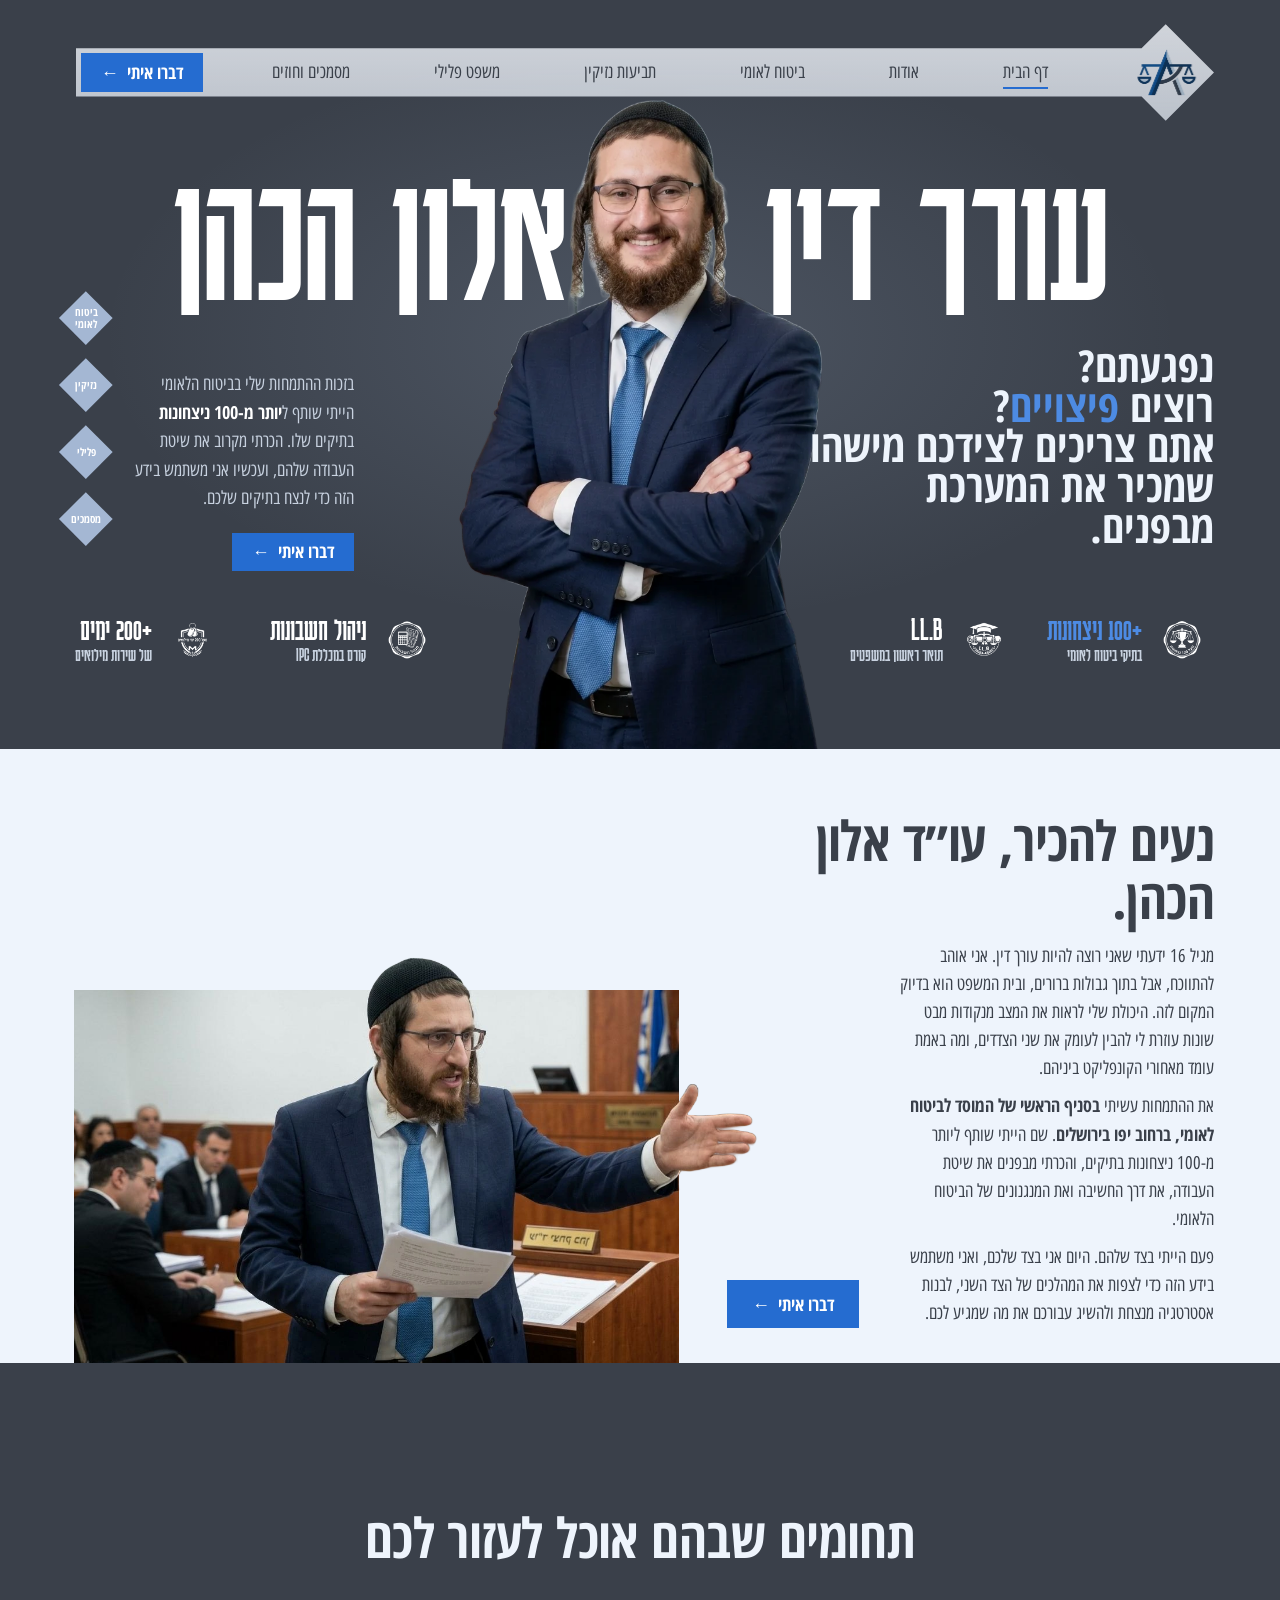
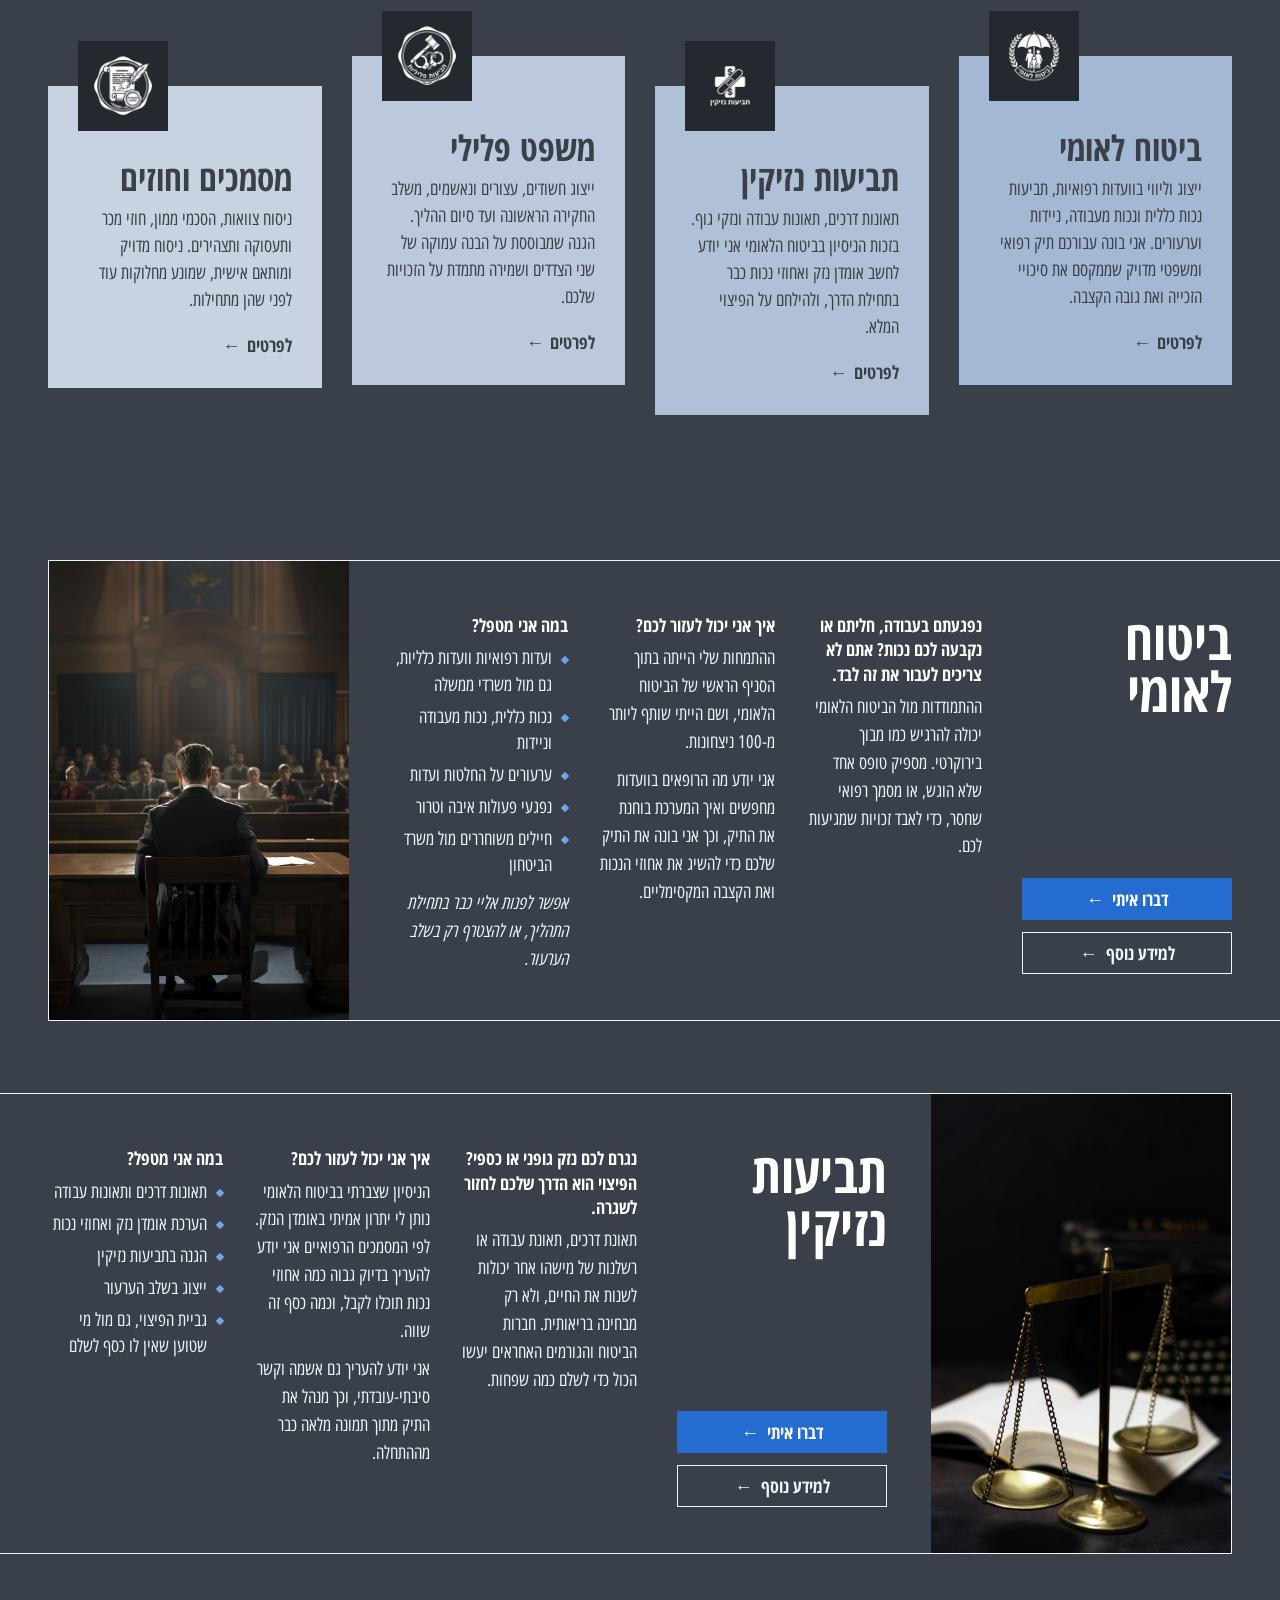
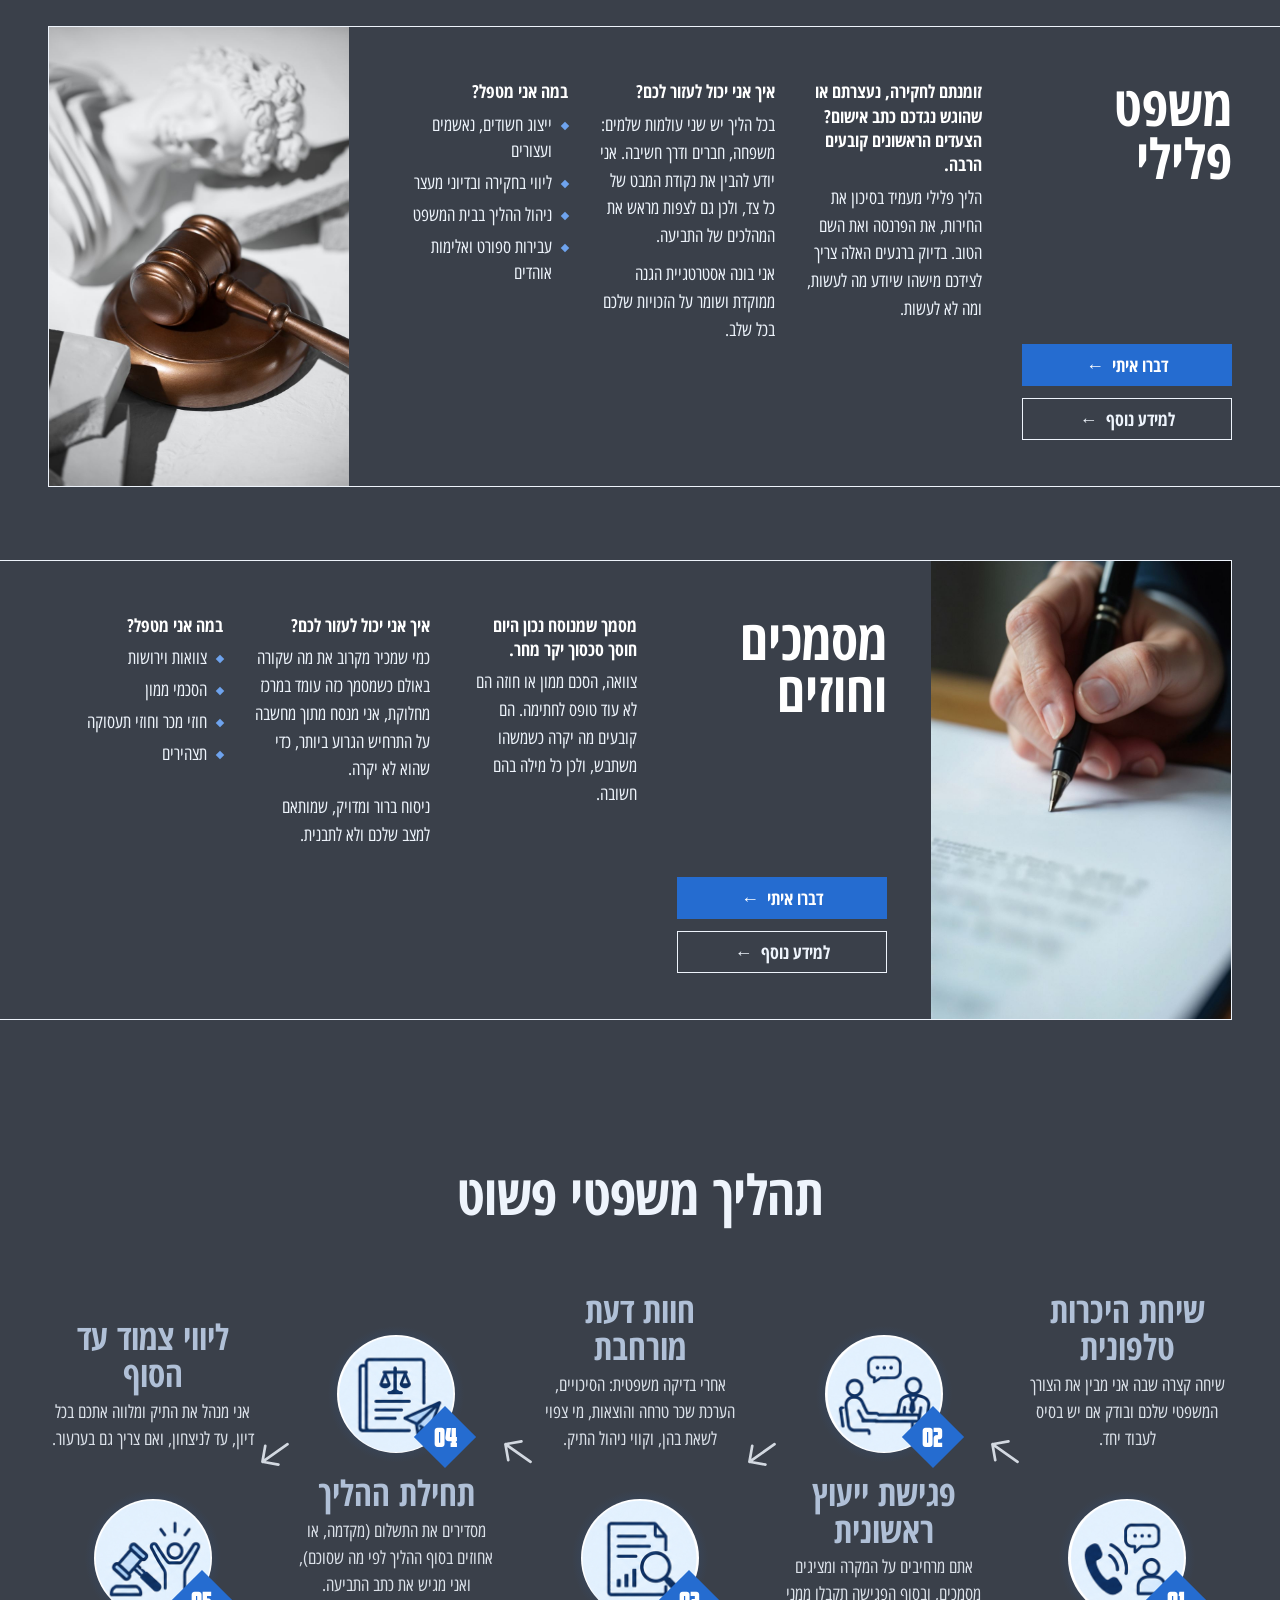
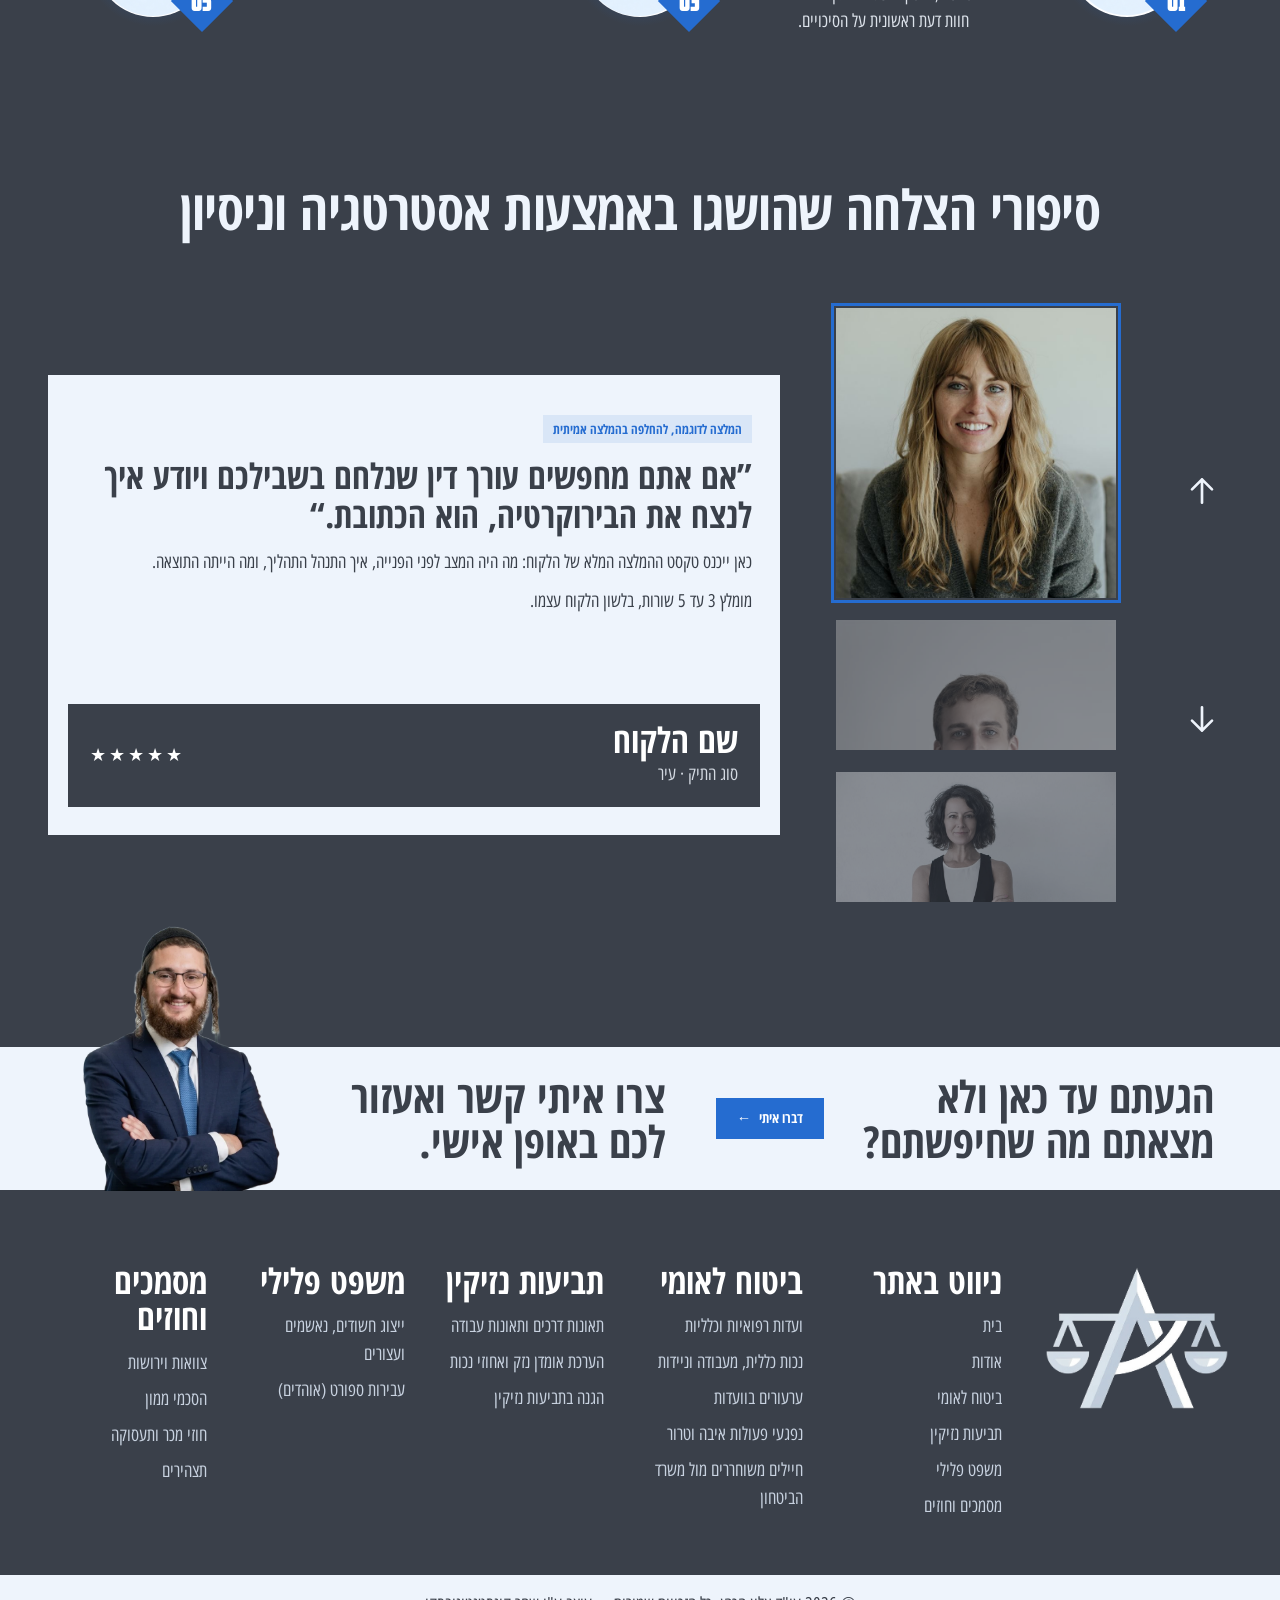
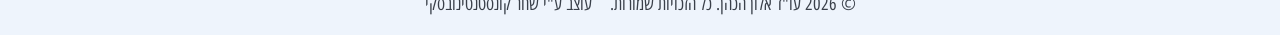
<file: index.html>
<!doctype html>
<html lang="he" dir="rtl">
<head>
  <meta charset="utf-8">
  <meta name="viewport" content="width=device-width, initial-scale=1">
  <title>עו"ד אלון הכהן | ביטוח לאומי, נזיקין, פלילי ומסמכים משפטיים</title>
  <meta name="description" content="עו&quot;ד אלון הכהן: ייצוג מול הביטוח הלאומי, תביעות נזיקין, משפט פלילי וניסוח מסמכים משפטיים. מכיר את המערכת מבפנים, אחרי התמחות בביטוח הלאומי ויותר מ-100 ניצחונות.">
  <meta name="theme-color" content="#3A404A">
  <link rel="icon" href="assets/brand/logo-symbol.png">
  <link rel="preload" href="assets/fonts/Karantina-Regular.ttf" as="font" type="font/ttf" crossorigin>
  <link rel="preload" href="assets/fonts/OpenSansHebrewCondensed-Regular.woff" as="font" type="font/woff" crossorigin>
  <link rel="stylesheet" href="css/style.css">
  <script>document.documentElement.classList.add('js')</script>
</head>
<body>

<!-- SVG sprite -->
<svg width="0" height="0" style="position:absolute" aria-hidden="true">
  <symbol id="i-phone" viewBox="0 0 24 24"><path fill="none" stroke="currentColor" stroke-width="1.8" stroke-linecap="round" stroke-linejoin="round" d="M22 16.9v3a2 2 0 0 1-2.2 2 19.8 19.8 0 0 1-8.6-3.1 19.5 19.5 0 0 1-6-6A19.8 19.8 0 0 1 2.1 4.2 2 2 0 0 1 4.1 2h3a2 2 0 0 1 2 1.7c.1 1 .4 1.9.7 2.8a2 2 0 0 1-.5 2.1L8 9.9a16 16 0 0 0 6 6l1.3-1.3a2 2 0 0 1 2.1-.4c.9.3 1.8.6 2.8.7a2 2 0 0 1 1.7 2z"/></symbol>
  <symbol id="i-arrow" viewBox="0 0 24 24"><path fill="none" stroke="currentColor" stroke-width="1.6" stroke-linecap="round" stroke-linejoin="round" d="M19 12H5m6-6-6 6 6 6"/></symbol>
</svg>

<a class="sr-only" href="#main">דילוג לתוכן</a>

<!-- =========================================================
     1. HEADER
     ========================================================= -->
<header class="site-header" id="top">
  <div class="container">
    <div class="nav-bar">
      <a class="brand" href="#top" aria-label='עו"ד אלון הכהן, לדף הבית'>
        <span class="brand__mark"><img src="assets/brand/logo-symbol.png" alt="" width="600" height="476"></span>
        <span class="brand__text"><span class="brand__name">אלון הכהן</span><span class="brand__role">עורך דין</span></span>
      </a>

      <nav class="nav" aria-label="ניווט ראשי">
        <ul class="nav__list">
          <li><a class="nav__link" href="#top" aria-current="page">דף הבית</a></li>
          <li><a class="nav__link" href="about.html">אודות</a></li>
          <li><a class="nav__link" href="bituach-leumi.html">ביטוח לאומי</a></li>
          <li><a class="nav__link" href="nezikin.html">תביעות נזיקין</a></li>
          <li><a class="nav__link" href="mishpat-plili.html">משפט פלילי</a></li>
          <li><a class="nav__link" href="mismachim.html">מסמכים וחוזים</a></li>
        </ul>
      </nav>

      <a class="btn btn--primary header-cta" href="https://wa.me/972542147520" target="_blank" rel="noopener">דברו איתי <span class="arrow">←</span></a>

      <button class="menu-toggle" type="button" aria-expanded="false" aria-controls="mobile-nav" aria-label="פתיחת תפריט">
        <span></span>
      </button>
    </div>
  </div>
</header>

<div class="mobile-nav" id="mobile-nav" aria-label="תפריט נייד">
  <a class="mobile-nav__link" href="#top">דף הבית</a>
  <a class="mobile-nav__link" href="about.html">אודות</a>
  <a class="mobile-nav__link" href="bituach-leumi.html">ביטוח לאומי</a>
  <a class="mobile-nav__link" href="nezikin.html">תביעות נזיקין</a>
  <a class="mobile-nav__link" href="mishpat-plili.html">משפט פלילי</a>
  <a class="mobile-nav__link" href="mismachim.html">מסמכים וחוזים</a>
  <a class="btn btn--primary" href="https://wa.me/972542147520" target="_blank" rel="noopener">דברו איתי <span class="arrow">←</span></a>
</div>

<main id="main">

<!-- =========================================================
     2. HERO
     ========================================================= -->
<section class="hero" aria-labelledby="hero-title">
  <div class="container">
    <div class="hero__inner">

      <h1 class="hero__title" id="hero-title">
        <span>עורך דין</span>
        <span>אלון הכהן</span>
      </h1>

      <div class="hero__figure">
        <picture>
          <source srcset="assets/img/alon-cutout.webp" type="image/webp">
          <img src="assets/img/alon-cutout.png" alt='עו"ד אלון הכהן' width="588" height="1176" fetchpriority="high">
        </picture>
      </div>

      <!-- fixed line breaks: the lines form an arrow pointing left, toward the CTA -->
      <p class="hero__pitch">
        <span>נפגעתם?</span>
        <span>רוצים <em>פיצויים</em>?</span>
        <span>אתם צריכים לצידכם מישהו</span>
        <span>שמכיר את המערכת</span>
        <span>מבפנים.</span>
      </p>

      <div class="hero__intro">
        <p>בזכות ההתמחות שלי בביטוח הלאומי הייתי שותף ל<strong>יותר מ-100 ניצחונות</strong> בתיקים שלו. הכרתי מקרוב את שיטת העבודה שלהם, ועכשיו אני משתמש בידע הזה כדי לנצח בתיקים שלכם.</p>
        <a class="btn btn--primary" href="https://wa.me/972542147520" target="_blank" rel="noopener">דברו איתי <span class="arrow">←</span></a>
      </div>

      <div class="hero__stats">
        <div class="stat-group">
          <div class="stat">
            <img class="stat__icon" src="assets/icons/wins.png" alt="" width="320" height="320">
            <div><span class="stat__num stat__num--accent">+100 ניצחונות</span><span class="stat__label">בתיקי ביטוח לאומי</span></div>
          </div>
          <div class="stat">
            <img class="stat__icon" src="assets/icons/llb.png" alt="" width="320" height="320">
            <div><span class="stat__num">LL.B</span><span class="stat__label">תואר ראשון במשפטים</span></div>
          </div>
        </div>
        <div class="stat-group">
          <div class="stat">
            <img class="stat__icon" src="assets/icons/cheshbonot.png" alt="" width="320" height="320">
            <div><span class="stat__num">ניהול חשבונות</span><span class="stat__label">קורס במכללת IPC</span></div>
          </div>
          <div class="stat">
            <img class="stat__icon" src="assets/icons/miluim.png" alt="" width="320" height="320">
            <div><span class="stat__num">+200 ימים</span><span class="stat__label">של שירות מילואים</span></div>
          </div>
        </div>
      </div>

      <nav class="hero__quick" aria-label="קיצורי דרך לתחומים">
        <a href="#bituach"><span>ביטוח לאומי</span></a>
        <a href="#nezikin"><span>נזיקין</span></a>
        <a href="#plili"><span>פלילי</span></a>
        <a href="#mismachim"><span>מסמכים</span></a>
      </nav>

    </div>
  </div>
</section>

<!-- =========================================================
     3. ABOUT
     ========================================================= -->
<section class="section about" id="about" aria-labelledby="about-title">
  <div class="container">
    <div class="about__grid">
      <div class="about__text reveal">
        <h2 class="section-title about__title" id="about-title">נעים להכיר, עו״ד אלון הכהן.</h2>
        <div class="about__body">
          <p>מגיל 16 ידעתי שאני רוצה להיות עורך דין. אני אוהב להתווכח, אבל בתוך גבולות ברורים, ובית המשפט הוא בדיוק המקום לזה. היכולת שלי לראות את המצב מנקודות מבט שונות עוזרת לי להבין לעומק את שני הצדדים, ומה באמת עומד מאחורי הקונפליקט ביניהם.</p>
          <p>את ההתמחות עשיתי <strong>בסניף הראשי של המוסד לביטוח לאומי, ברחוב יפו בירושלים</strong>. שם הייתי שותף ליותר מ-100 ניצחונות בתיקים, והכרתי מבפנים את שיטת העבודה, את דרך החשיבה ואת המנגנונים של הביטוח הלאומי.</p>
          <p>פעם הייתי בצד שלהם. היום אני בצד שלכם, ואני משתמש בידע הזה כדי לצפות את המהלכים של הצד השני, לבנות אסטרטגיה מנצחת ולהשיג עבורכם את מה שמגיע לכם.</p>
        </div>
        <a class="btn btn--primary about__cta" href="https://wa.me/972542147520" target="_blank" rel="noopener">דברו איתי <span class="arrow">←</span></a>
      </div>

      <!-- Two registered layers of the same (mirrored) photo: the background is clipped to the frame,
           the cut-out of Alon sits on top and is allowed to break out of the frame (head + hand). -->
      <div class="about__media reveal reveal-d2">
        <div class="about__frame"><img src="assets/img/about-court-m.jpg" alt='עו"ד אלון הכהן טוען באולם בית המשפט' width="1376" height="768" loading="lazy"></div>
        <div class="about__cut" aria-hidden="true"><img src="assets/img/about-cutout-m.webp" alt="" width="1376" height="768" loading="lazy"></div>
      </div>
    </div>
  </div>
</section>

<!-- =========================================================
     4. PRACTICE AREAS
     ========================================================= -->
<section class="section areas" aria-labelledby="areas-title">
  <div class="container">
    <h2 class="section-title section-title--center on-dark reveal" id="areas-title">תחומים שבהם אוכל לעזור לכם</h2>

    <div class="areas__grid">
      <a class="area-card reveal" href="#bituach">
        <span class="area-card__icon"><img src="assets/icons/bituach.png" alt="" width="320" height="320"></span>
        <h3>ביטוח לאומי</h3>
        <p>ייצוג וליווי בוועדות רפואיות, תביעות נכות כללית ונכות מעבודה, ניידות וערעורים. אני בונה עבורכם תיק רפואי ומשפטי מדויק שממקסם את סיכויי הזכייה ואת גובה הקצבה.</p>
        <span class="area-card__more">לפרטים <span class="arrow">←</span></span>
      </a>
      <a class="area-card reveal reveal-d1" href="#nezikin">
        <span class="area-card__icon"><img src="assets/icons/nezikin.png" alt="" width="320" height="320"></span>
        <h3>תביעות נזיקין</h3>
        <p>תאונות דרכים, תאונות עבודה ונזקי גוף. בזכות הניסיון בביטוח הלאומי אני יודע לחשב אומדן נזק ואחוזי נכות כבר בתחילת הדרך, ולהילחם על הפיצוי המלא.</p>
        <span class="area-card__more">לפרטים <span class="arrow">←</span></span>
      </a>
      <a class="area-card reveal reveal-d2" href="#plili">
        <span class="area-card__icon"><img src="assets/icons/plili.png" alt="" width="320" height="320"></span>
        <h3>משפט פלילי</h3>
        <p>ייצוג חשודים, עצורים ונאשמים, משלב החקירה הראשונה ועד סיום ההליך. הגנה שמבוססת על הבנה עמוקה של שני הצדדים ושמירה מתמדת על הזכויות שלכם.</p>
        <span class="area-card__more">לפרטים <span class="arrow">←</span></span>
      </a>
      <a class="area-card reveal reveal-d3" href="#mismachim">
        <span class="area-card__icon"><img src="assets/icons/mismachim.png" alt="" width="320" height="320"></span>
        <h3>מסמכים וחוזים</h3>
        <p>ניסוח צוואות, הסכמי ממון, חוזי מכר ותעסוקה ותצהירים. ניסוח מדויק ומותאם אישית, שמונע מחלוקות עוד לפני שהן מתחילות.</p>
        <span class="area-card__more">לפרטים <span class="arrow">←</span></span>
      </a>
    </div>
  </div>
</section>

<!-- =========================================================
     5. SERVICE STRIPS
     ========================================================= -->
<div class="services">

  <!-- ביטוח לאומי -->
  <article class="strip strip--a reveal" id="bituach" aria-labelledby="bituach-title">
    <div class="strip__body">
      <div class="strip__head">
        <div>
          <h2 class="strip__title" id="bituach-title">ביטוח<br>לאומי</h2>
        </div>
        <div class="strip__actions">
          <a class="btn btn--primary btn--sm" href="https://wa.me/972542147520" target="_blank" rel="noopener">דברו איתי <span class="arrow">←</span></a>
          <a class="btn btn--ghost btn--sm" href="bituach-leumi.html">למידע נוסף <span class="arrow">←</span></a>
        </div>
      </div>
      <div class="strip__cols">
        <div class="strip__col">
          <h4>נפגעתם בעבודה, חליתם או נקבעה לכם נכות? אתם לא צריכים לעבור את זה לבד.</h4>
          <p>ההתמודדות מול הביטוח הלאומי יכולה להרגיש כמו מבוך בירוקרטי. מספיק טופס אחד שלא הוגש, או מסמך רפואי שחסר, כדי לאבד זכויות שמגיעות לכם.</p>
        </div>
        <div class="strip__col">
          <h4>איך אני יכול לעזור לכם?</h4>
          <p>ההתמחות שלי הייתה בתוך הסניף הראשי של הביטוח הלאומי, ושם הייתי שותף ליותר מ-100 ניצחונות.</p>
          <p>אני יודע מה הרופאים בוועדות מחפשים ואיך המערכת בוחנת את התיק, וכך אני בונה את התיק שלכם כדי להשיג את אחוזי הנכות ואת הקצבה המקסימליים.</p>
        </div>
        <div class="strip__col">
          <h4>במה אני מטפל?</h4>
          <ul>
            <li>ועדות רפואיות וועדות כלליות, גם מול משרדי ממשלה</li>
            <li>נכות כללית, נכות מעבודה וניידות</li>
            <li>ערעורים על החלטות ועדות</li>
            <li>נפגעי פעולות איבה וטרור</li>
            <li>חיילים משוחררים מול משרד הביטחון</li>
          </ul>
          <p class="strip__note">אפשר לפנות אליי כבר בתחילת התהליך, או להצטרף רק בשלב הערעור.</p>
        </div>
      </div>
    </div>
    <div class="strip__media"><img src="assets/img/svc-bituach.jpg" alt="עורך דין יושב מול הרכב שופטים באולם" loading="lazy" width="900" height="1350"></div>
  </article>

  <!-- נזיקין -->
  <article class="strip strip--b reveal" id="nezikin" aria-labelledby="nezikin-title">
    <div class="strip__media"><img src="assets/img/svc-nezikin.jpg" alt="מאזני צדק על ספר חוקים" loading="lazy" width="900" height="1350"></div>
    <div class="strip__body">
      <div class="strip__head">
        <div>
          <h2 class="strip__title" id="nezikin-title">תביעות<br>נזיקין</h2>
        </div>
        <div class="strip__actions">
          <a class="btn btn--primary btn--sm" href="https://wa.me/972542147520" target="_blank" rel="noopener">דברו איתי <span class="arrow">←</span></a>
          <a class="btn btn--ghost btn--sm" href="nezikin.html">למידע נוסף <span class="arrow">←</span></a>
        </div>
      </div>
      <div class="strip__cols">
        <div class="strip__col">
          <h4>נגרם לכם נזק גופני או כספי? הפיצוי הוא הדרך שלכם לחזור לשגרה.</h4>
          <p>תאונת דרכים, תאונת עבודה או רשלנות של מישהו אחר יכולות לשנות את החיים, ולא רק מבחינה בריאותית. חברות הביטוח והגורמים האחראים יעשו הכול כדי לשלם כמה שפחות.</p>
        </div>
        <div class="strip__col">
          <h4>איך אני יכול לעזור לכם?</h4>
          <p>הניסיון שצברתי בביטוח הלאומי נותן לי יתרון אמיתי באומדן הנזק. לפי המסמכים הרפואיים אני יודע להעריך בדיוק גבוה כמה אחוזי נכות תוכלו לקבל, וכמה כסף זה שווה.</p>
          <p>אני יודע להעריך גם אשמה וקשר סיבתי-עובדתי, וכך מנהל את התיק מתוך תמונה מלאה כבר מההתחלה.</p>
        </div>
        <div class="strip__col">
          <h4>במה אני מטפל?</h4>
          <ul>
            <li>תאונות דרכים ותאונות עבודה</li>
            <li>הערכת אומדן נזק ואחוזי נכות</li>
            <li>הגנה בתביעות נזיקין</li>
            <li>ייצוג בשלב הערעור</li>
            <li>גביית הפיצוי, גם מול מי שטוען שאין לו כסף לשלם</li>
          </ul>
        </div>
      </div>
    </div>
  </article>

  <!-- פלילי -->
  <article class="strip strip--a reveal" id="plili" aria-labelledby="plili-title">
    <div class="strip__body">
      <div class="strip__head">
        <div>
          <h2 class="strip__title" id="plili-title">משפט<br>פלילי</h2>
        </div>
        <div class="strip__actions">
          <a class="btn btn--primary btn--sm" href="https://wa.me/972542147520" target="_blank" rel="noopener">דברו איתי <span class="arrow">←</span></a>
          <a class="btn btn--ghost btn--sm" href="mishpat-plili.html">למידע נוסף <span class="arrow">←</span></a>
        </div>
      </div>
      <div class="strip__cols">
        <div class="strip__col">
          <h4>זומנתם לחקירה, נעצרתם או שהוגש נגדכם כתב אישום? הצעדים הראשונים קובעים הרבה.</h4>
          <p>הליך פלילי מעמיד בסיכון את החירות, את הפרנסה ואת השם הטוב. בדיוק ברגעים האלה צריך לצידכם מישהו שיודע מה לעשות, ומה לא לעשות.</p>
        </div>
        <div class="strip__col">
          <h4>איך אני יכול לעזור לכם?</h4>
          <p>בכל הליך יש שני עולמות שלמים: משפחה, חברים ודרך חשיבה. אני יודע להבין את נקודת המבט של כל צד, ולכן גם לצפות מראש את המהלכים של התביעה.</p>
          <p>אני בונה אסטרטגיית הגנה ממוקדת ושומר על הזכויות שלכם בכל שלב.</p>
        </div>
        <div class="strip__col">
          <h4>במה אני מטפל?</h4>
          <ul>
            <li>ייצוג חשודים, נאשמים ועצורים</li>
            <li>ליווי בחקירה ובדיוני מעצר</li>
            <li>ניהול ההליך בבית המשפט</li>
            <li>עבירות ספורט ואלימות אוהדים</li>
          </ul>
        </div>
      </div>
    </div>
    <div class="strip__media"><img src="assets/img/svc-plili.jpg" alt="פטיש שופט מונח על בסיס" loading="lazy" width="900" height="1350"></div>
  </article>

  <!-- מסמכים -->
  <article class="strip strip--b reveal" id="mismachim" aria-labelledby="mismachim-title">
    <div class="strip__media"><img src="assets/img/svc-mismachim.jpg" alt="יד חותמת על מסמך משפטי" loading="lazy" width="900" height="1578"></div>
    <div class="strip__body">
      <div class="strip__head">
        <div>
          <h2 class="strip__title" id="mismachim-title">מסמכים<br>וחוזים</h2>
        </div>
        <div class="strip__actions">
          <a class="btn btn--primary btn--sm" href="https://wa.me/972542147520" target="_blank" rel="noopener">דברו איתי <span class="arrow">←</span></a>
          <a class="btn btn--ghost btn--sm" href="mismachim.html">למידע נוסף <span class="arrow">←</span></a>
        </div>
      </div>
      <div class="strip__cols">
        <div class="strip__col">
          <h4>מסמך שמנוסח נכון היום חוסך סכסוך יקר מחר.</h4>
          <p>צוואה, הסכם ממון או חוזה הם לא עוד טופס לחתימה. הם קובעים מה יקרה כשמשהו משתבש, ולכן כל מילה בהם חשובה.</p>
        </div>
        <div class="strip__col">
          <h4>איך אני יכול לעזור לכם?</h4>
          <p>כמי שמכיר מקרוב את מה שקורה באולם כשמסמך כזה עומד במרכז מחלוקת, אני מנסח מתוך מחשבה על התרחיש הגרוע ביותר, כדי שהוא לא יקרה.</p>
          <p>ניסוח ברור ומדויק, שמותאם למצב שלכם ולא לתבנית.</p>
        </div>
        <div class="strip__col">
          <h4>במה אני מטפל?</h4>
          <ul>
            <li>צוואות וירושות</li>
            <li>הסכמי ממון</li>
            <li>חוזי מכר וחוזי תעסוקה</li>
            <li>תצהירים</li>
          </ul>
        </div>
      </div>
    </div>
  </article>

</div>

<!-- =========================================================
     6. PROCESS
     ========================================================= -->
<section class="section process" aria-labelledby="process-title">
  <div class="container">
    <h2 class="section-title section-title--center on-dark reveal" id="process-title">תהליך משפטי פשוט</h2>

    <ol class="process__list">
      <li class="step reveal">
        <div class="step__icon"><img src="assets/icons/step-1.png" alt="" width="240" height="240"><span class="step__num"><span>01</span></span></div>
        <div class="step__text">
          <h3>שיחת היכרות טלפונית</h3>
          <p>שיחה קצרה שבה אני מבין את הצורך המשפטי שלכם ובודק אם יש בסיס לעבוד יחד.</p>
        </div>
      </li>
      <li class="step reveal reveal-d1">
        <div class="step__icon"><img src="assets/icons/step-2.png" alt="" width="240" height="240"><span class="step__num"><span>02</span></span></div>
        <div class="step__text">
          <h3>פגישת ייעוץ ראשונית</h3>
          <p>אתם מרחיבים על המקרה ומציגים מסמכים, ובסוף הפגישה תקבלו ממני חוות דעת ראשונית על הסיכויים.</p>
        </div>
      </li>
      <li class="step reveal reveal-d2">
        <div class="step__icon"><img src="assets/icons/step-3.png" alt="" width="240" height="240"><span class="step__num"><span>03</span></span></div>
        <div class="step__text">
          <h3>חוות דעת מורחבת</h3>
          <p>אחרי בדיקה משפטית: הסיכויים, הערכת שכר טרחה והוצאות, מי צפוי לשאת בהן, וקווי ניהול התיק.</p>
        </div>
      </li>
      <li class="step reveal reveal-d3">
        <div class="step__icon"><img src="assets/icons/step-4.png" alt="" width="240" height="240"><span class="step__num"><span>04</span></span></div>
        <div class="step__text">
          <h3>תחילת ההליך</h3>
          <p>מסדירים את התשלום (מקדמה, או אחוזים בסוף ההליך לפי מה שסוכם), ואני מגיש את כתב התביעה.</p>
        </div>
      </li>
      <li class="step reveal reveal-d4">
        <div class="step__icon"><img src="assets/icons/step-5.png" alt="" width="240" height="240"><span class="step__num"><span>05</span></span></div>
        <div class="step__text">
          <h3>ליווי צמוד עד הסוף</h3>
          <p>אני מנהל את התיק ומלווה אתכם בכל דיון, עד לניצחון, ואם צריך גם בערעור.</p>
        </div>
      </li>
    </ol>
  </div>
</section>

<!-- =========================================================
     7. TESTIMONIALS (תוכן דמה, להחלפה בהמלצות אמיתיות)
     ========================================================= -->
<section class="section reviews" aria-labelledby="reviews-title">
  <div class="container">
    <h2 class="section-title section-title--center on-dark reveal" id="reviews-title">סיפורי הצלחה שהושגו באמצעות אסטרטגיה וניסיון</h2>

    <div class="reviews__wrap reveal" data-slider>
      <div class="review-card" aria-live="polite">
        <article class="review is-active" id="review-1">
          <span class="placeholder-flag">המלצה לדוגמה, להחלפה בהמלצה אמיתית</span>
          <p class="review__quote">”אם אתם מחפשים עורך דין שנלחם בשבילכם ויודע איך לנצח את הבירוקרטיה, הוא הכתובת.“</p>
          <div class="review__text">
            <p>כאן ייכנס טקסט ההמלצה המלא של הלקוח: מה היה המצב לפני הפנייה, איך התנהל התהליך, ומה הייתה התוצאה.</p>
            <p>מומלץ 3 עד 5 שורות, בלשון הלקוח עצמו.</p>
          </div>
          <div class="review__foot">
            <div><p class="review__name">שם הלקוח</p><p class="review__meta">סוג התיק · עיר</p></div>
            <span class="review__stars" aria-label="5 כוכבים">★★★★★</span>
          </div>
        </article>
        <article class="review" id="review-2">
          <span class="placeholder-flag">המלצה לדוגמה, להחלפה בהמלצה אמיתית</span>
          <p class="review__quote">”הוא הסביר לי מההתחלה מה הסיכויים, כמה זה יעלה ומה הולך לקרות. בלי הפתעות.“</p>
          <div class="review__text">
            <p>כאן ייכנס טקסט ההמלצה המלא של הלקוח: מה היה המצב לפני הפנייה, איך התנהל התהליך, ומה הייתה התוצאה.</p>
          </div>
          <div class="review__foot">
            <div><p class="review__name">שם הלקוח</p><p class="review__meta">סוג התיק · עיר</p></div>
            <span class="review__stars" aria-label="5 כוכבים">★★★★★</span>
          </div>
        </article>
        <article class="review" id="review-3">
          <span class="placeholder-flag">המלצה לדוגמה, להחלפה בהמלצה אמיתית</span>
          <p class="review__quote">”הרגשתי שיש לי לצידי מישהו שמכיר את השיטה מבפנים.“</p>
          <div class="review__text">
            <p>כאן ייכנס טקסט ההמלצה המלא של הלקוח: מה היה המצב לפני הפנייה, איך התנהל התהליך, ומה הייתה התוצאה.</p>
          </div>
          <div class="review__foot">
            <div><p class="review__name">שם הלקוח</p><p class="review__meta">סוג התיק · עיר</p></div>
            <span class="review__stars" aria-label="5 כוכבים">★★★★★</span>
          </div>
        </article>
      </div>

      <div class="reviews__people" role="tablist" aria-label="בחירת המלצה">
        <button class="person" role="tab" aria-selected="true" aria-controls="review-1"><img src="assets/img/ph-woman-1.jpg" alt="המלצה 1" loading="lazy" width="700" height="700"></button>
        <button class="person" role="tab" aria-selected="false" aria-controls="review-2"><img src="assets/img/ph-man-1.jpg" alt="המלצה 2" loading="lazy" width="700" height="1050"></button>
        <button class="person" role="tab" aria-selected="false" aria-controls="review-3"><img src="assets/img/ph-woman-2.jpg" alt="המלצה 3" loading="lazy" width="900" height="600"></button>
      </div>

      <div class="reviews__nav">
        <button class="prev" type="button" aria-label="ההמלצה הקודמת"><svg aria-hidden="true"><use href="#i-arrow"/></svg></button>
        <button class="next" type="button" aria-label="ההמלצה הבאה"><svg aria-hidden="true"><use href="#i-arrow"/></svg></button>
      </div>
    </div>
  </div>
</section>

<!-- =========================================================
     8. CTA BAND
     ========================================================= -->
<section class="cta" aria-labelledby="cta-title">
  <div class="cta__band">
    <div class="container">
      <div class="cta__inner">
        <h2 class="cta__title" id="cta-title">הגעתם עד כאן ולא<br>מצאתם מה שחיפשתם?</h2>
        <a class="btn btn--primary" href="https://wa.me/972542147520" target="_blank" rel="noopener">דברו איתי <span class="arrow">←</span></a>
        <p class="cta__sub">צרו איתי קשר ואעזור<br>לכם באופן אישי.</p>
        <div class="cta__figure" aria-hidden="true"><picture><source srcset="assets/img/alon-cutout.webp" type="image/webp"><img src="assets/img/alon-cutout.png" alt="" loading="lazy" width="588" height="1176"></picture></div>
      </div>
    </div>
  </div>
</section>

</main>

<!-- =========================================================
     9. FOOTER (+ צור קשר)
     ========================================================= -->
<footer class="footer" id="contact">
  <div class="container">
    <div class="footer__grid">
      <div class="footer__brand">
        <img src="assets/brand/logo-symbol-silver.png" alt='לוגו עו"ד אלון הכהן' width="600" height="476" loading="lazy">      </div>

      <nav class="footer__col" aria-label="ניווט באתר">
        <h3>ניווט באתר</h3>
        <ul>
          <li><a href="#top">בית</a></li>
          <li><a href="about.html">אודות</a></li>
          <li><a href="bituach-leumi.html">ביטוח לאומי</a></li>
          <li><a href="nezikin.html">תביעות נזיקין</a></li>
          <li><a href="mishpat-plili.html">משפט פלילי</a></li>
          <li><a href="mismachim.html">מסמכים וחוזים</a></li>
        </ul>
      </nav>
      <div class="footer__col">
        <h3>ביטוח לאומי</h3>
        <ul>
          <li><a href="bituach-leumi.html#vaadot">ועדות רפואיות וכלליות</a></li>
          <li><a href="bituach-leumi.html#nechut">נכות כללית, מעבודה וניידות</a></li>
          <li><a href="bituach-leumi.html#ararim">ערעורים בוועדות</a></li>
          <li><a href="bituach-leumi.html#eiva">נפגעי פעולות איבה וטרור</a></li>
          <li><a href="bituach-leumi.html#chayalim">חיילים משוחררים מול משרד הביטחון</a></li>
        </ul>
      </div>
      <div class="footer__col">
        <h3>תביעות נזיקין</h3>
        <ul>
          <li><a href="nezikin.html#teunot">תאונות דרכים ותאונות עבודה</a></li>
          <li><a href="nezikin.html#omdan">הערכת אומדן נזק ואחוזי נכות</a></li>
          <li><a href="nezikin.html#hagana">הגנה בתביעות נזיקין</a></li>
        </ul>
      </div>
      <div class="footer__col">
        <h3>משפט פלילי</h3>
        <ul>
          <li><a href="mishpat-plili.html#yitzug">ייצוג חשודים, נאשמים ועצורים</a></li>
          <li><a href="mishpat-plili.html#sport">עבירות ספורט (אוהדים)</a></li>
        </ul>
      </div>
      <div class="footer__col">
        <h3>מסמכים וחוזים</h3>
        <ul>
          <li><a href="mismachim.html#tzavaot">צוואות וירושות</a></li>
          <li><a href="mismachim.html#mamon">הסכמי ממון</a></li>
          <li><a href="mismachim.html#chozim">חוזי מכר ותעסוקה</a></li>
          <li><a href="mismachim.html#tatzhirim">תצהירים</a></li>
        </ul>
      </div>

    </div>
  </div>

  <div class="footer__bottom">
    <div class="container">
      <span>© <span data-year>2026</span> עו"ד אלון הכהן. כל הזכויות שמורות.</span>
      <span>עוצב ע"י שחר קונסטנטינובסקי</span>
    </div>
  </div>
</footer>

<a class="fab" href="tel:+972542147520" aria-label="התקשרו עכשיו"><svg aria-hidden="true"><use href="#i-phone"/></svg></a>

<script src="js/main.js" defer></script>
</body>
</html>
</file>
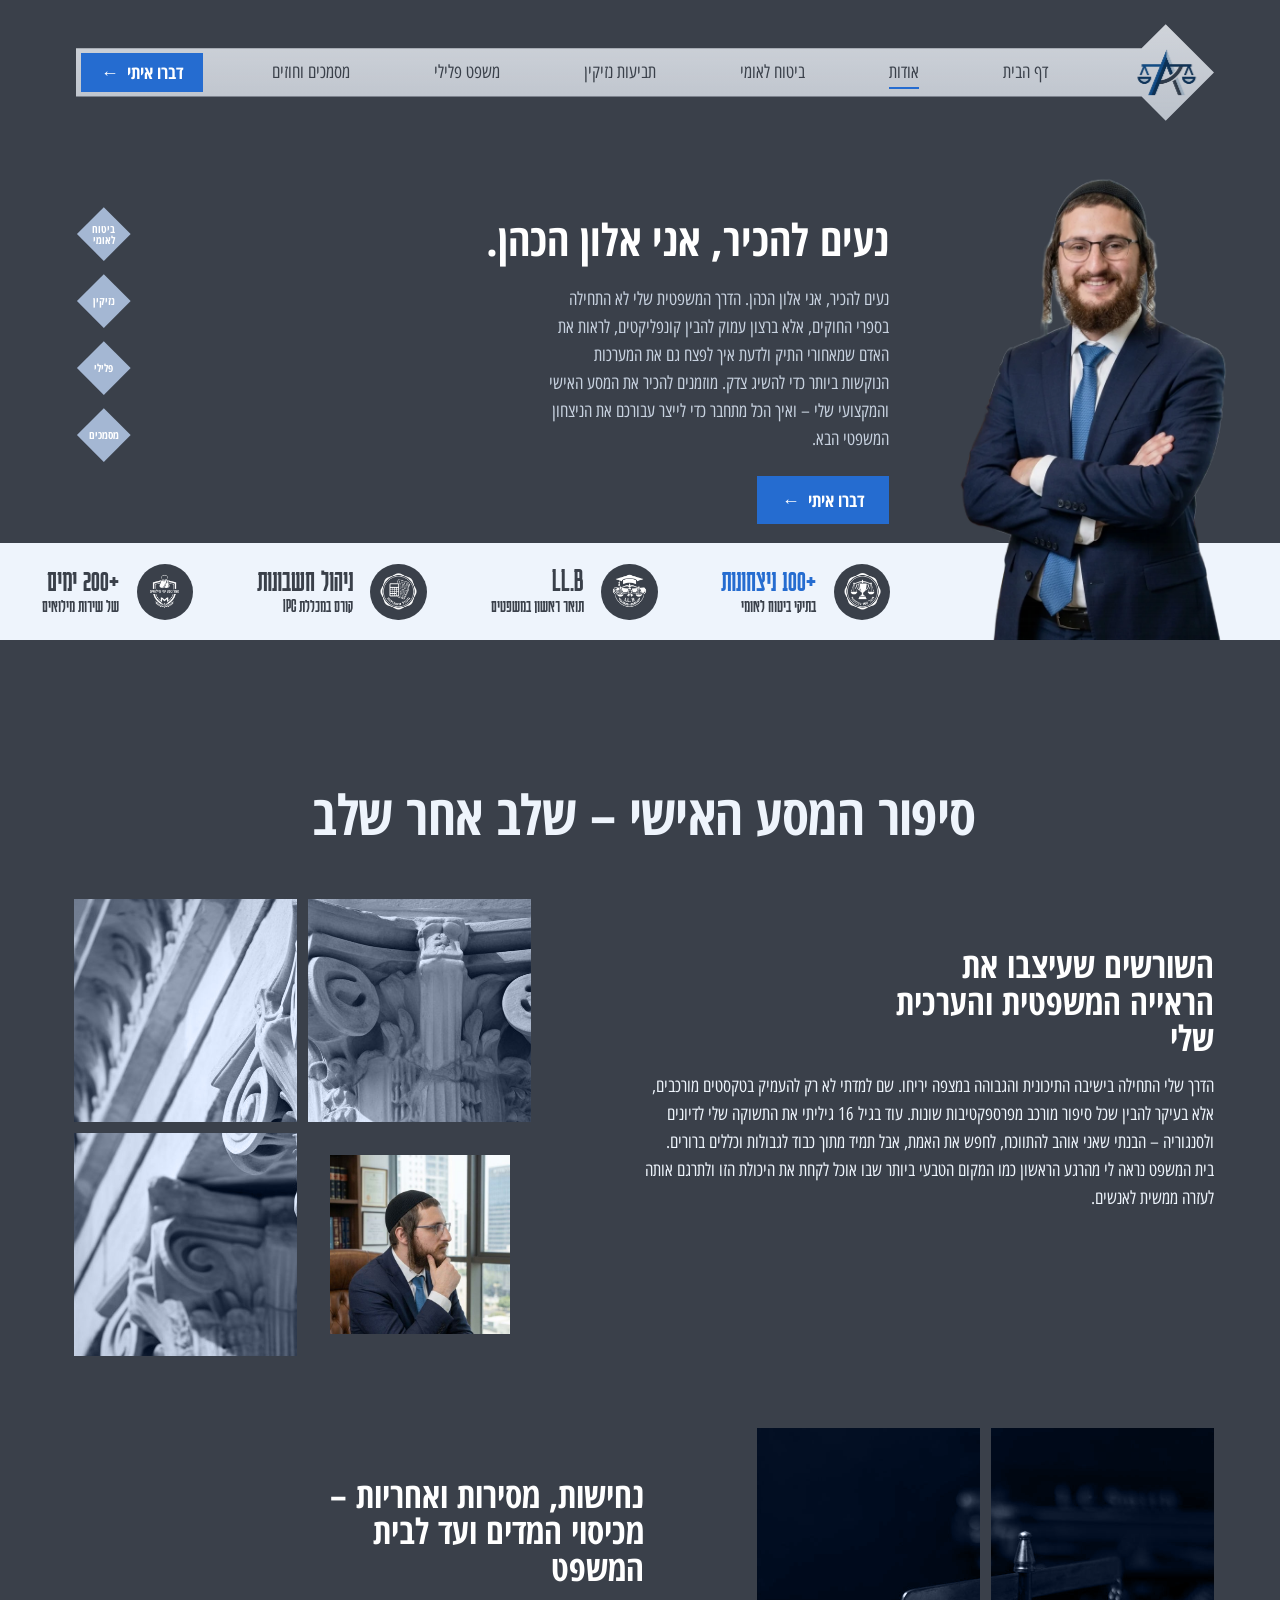
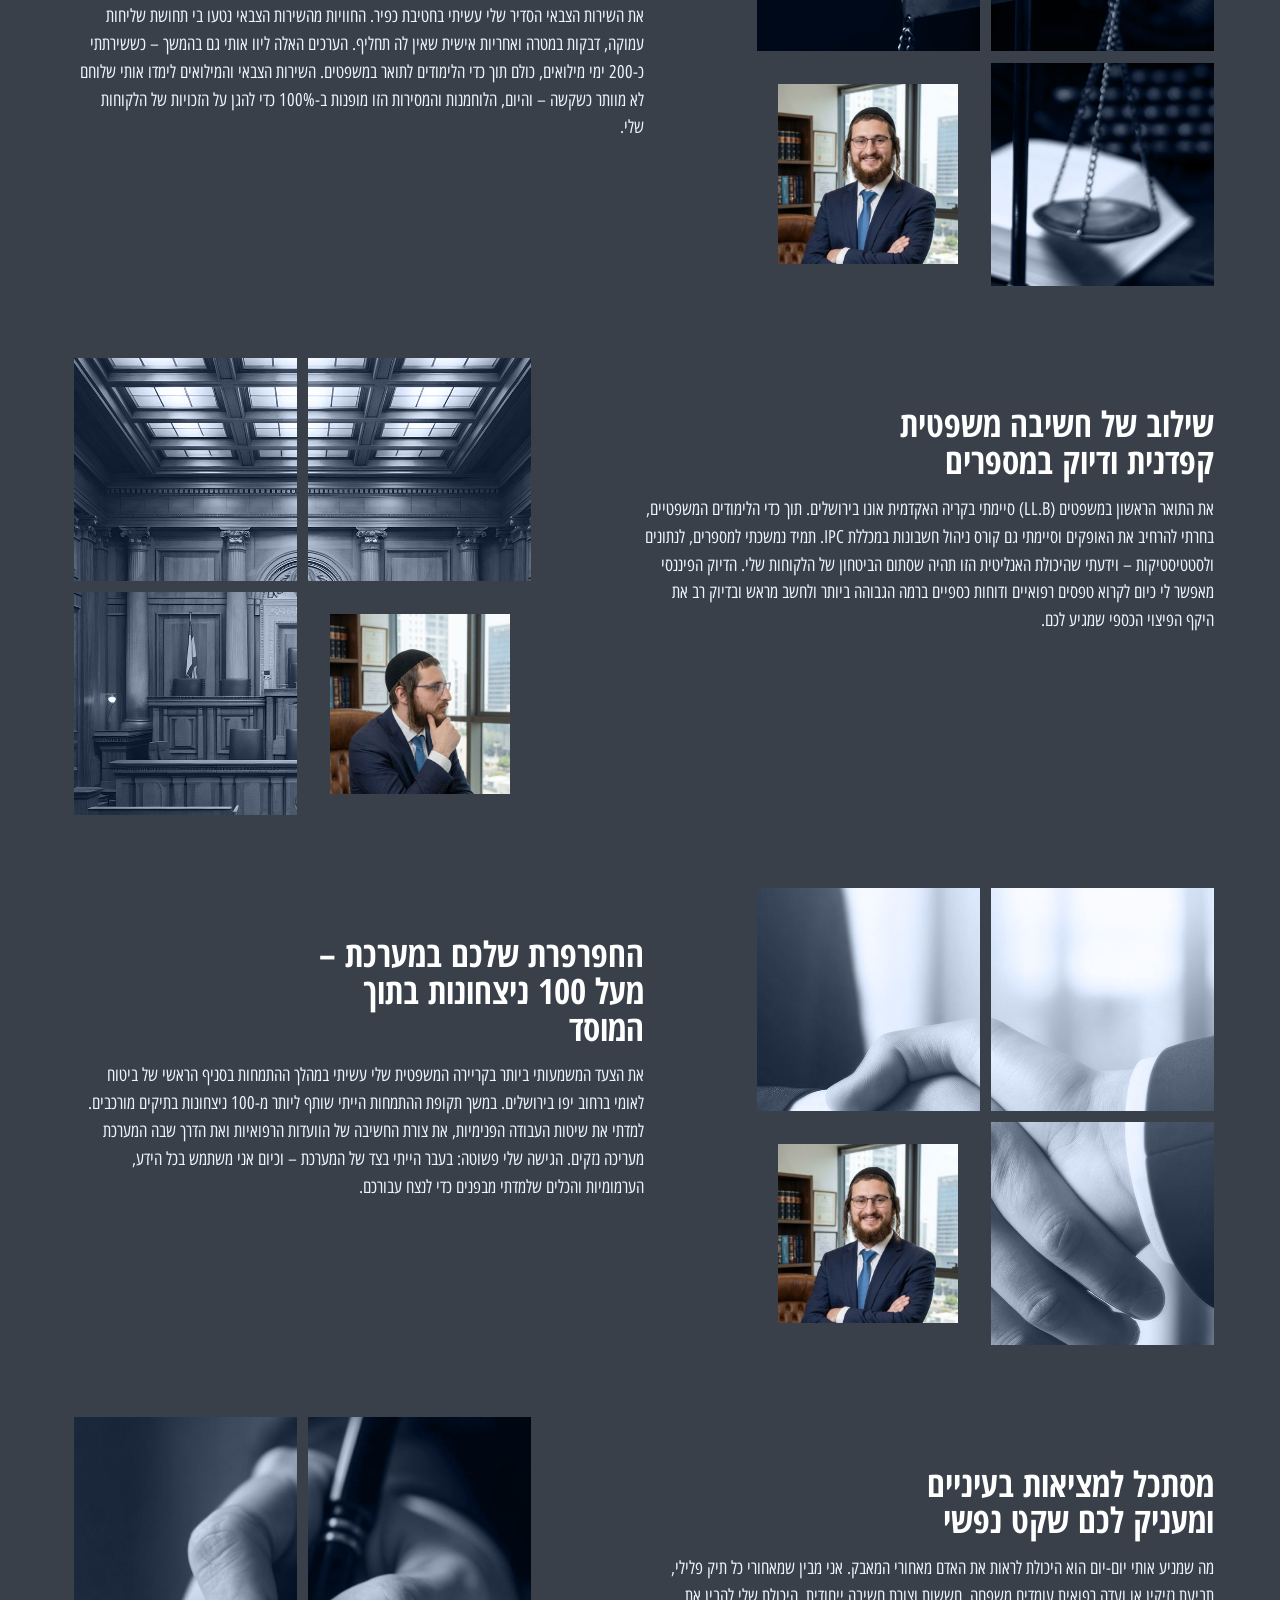
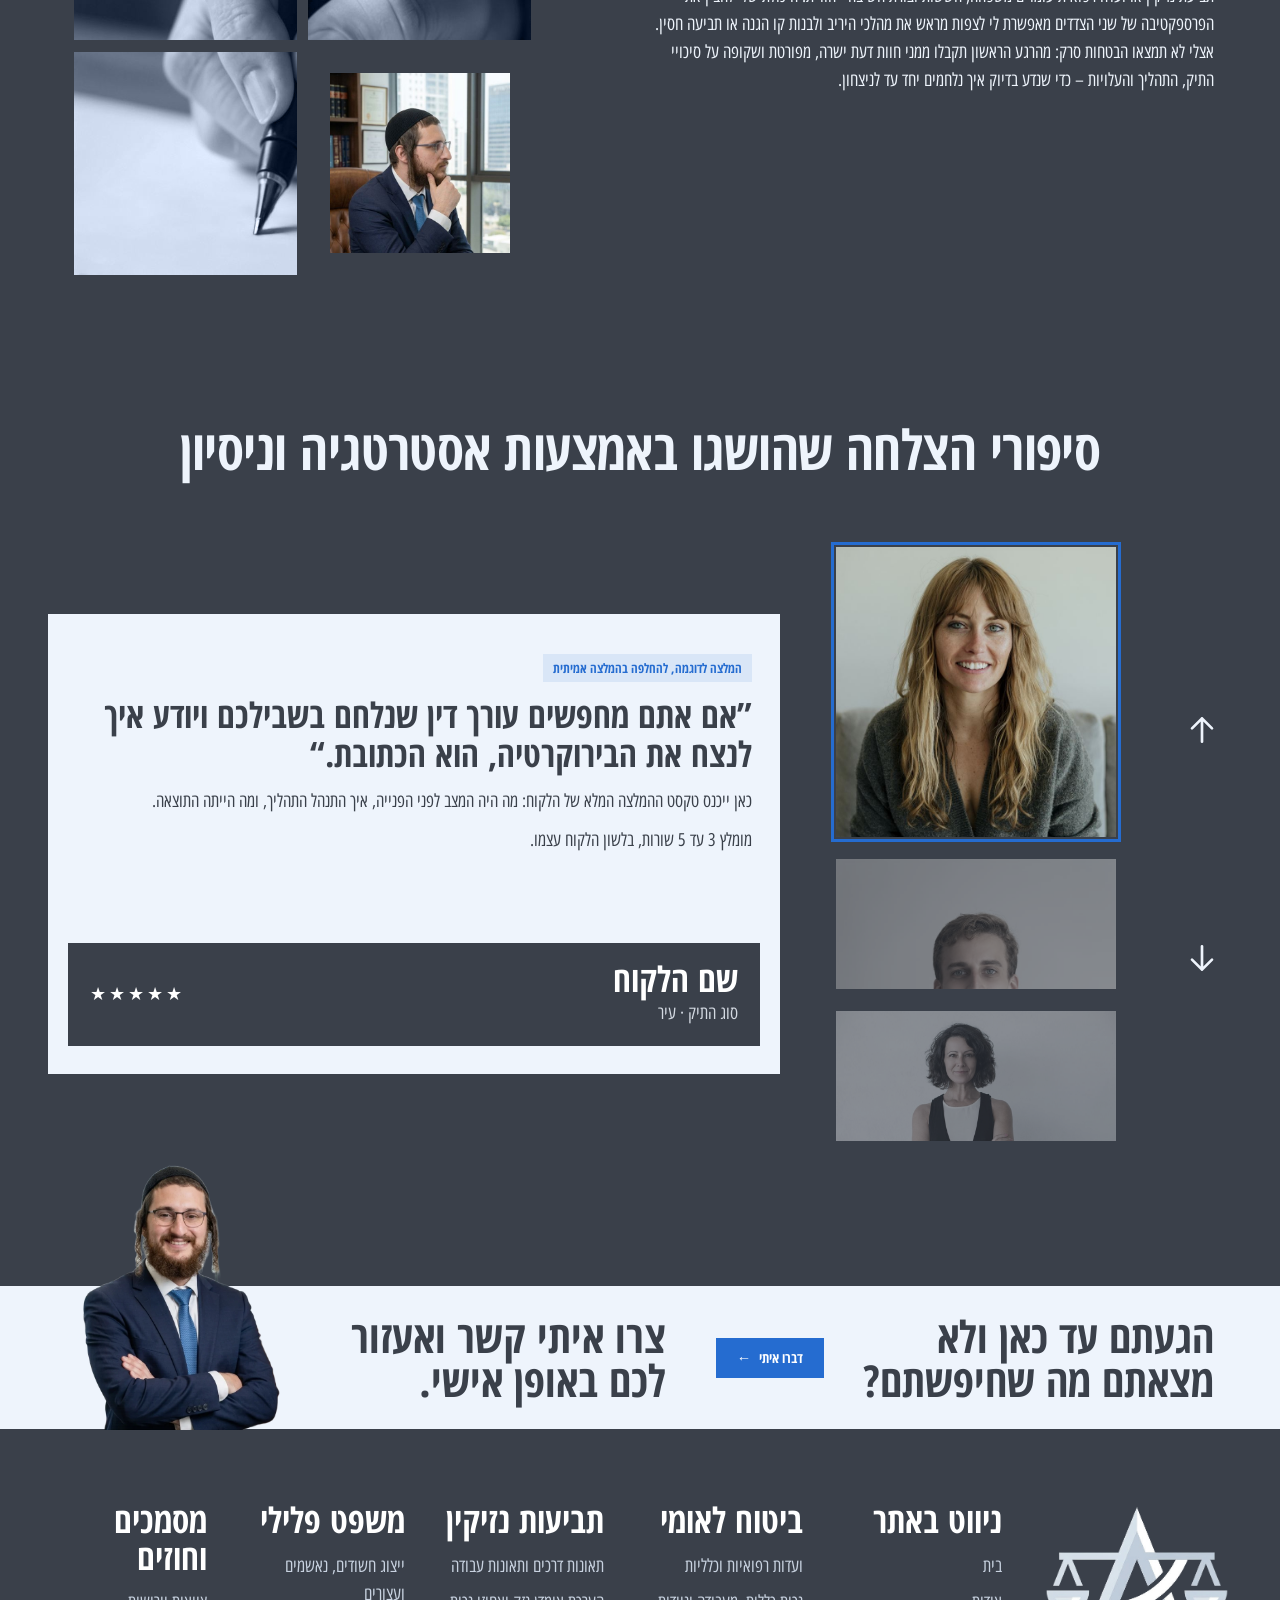
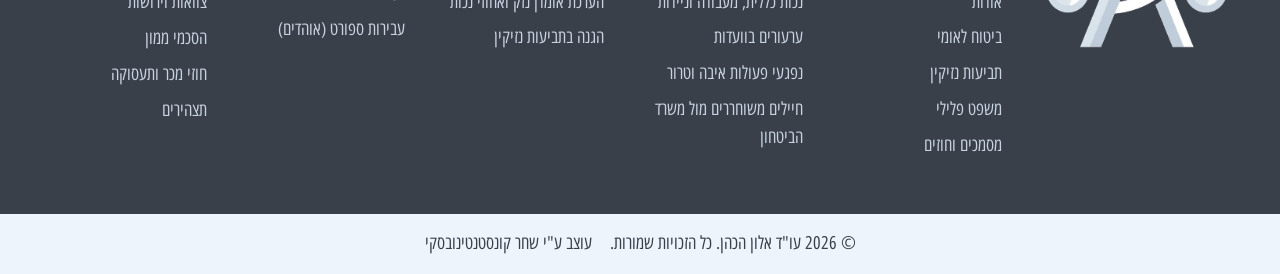
<file: about.html>
<!doctype html>
<html lang="he" dir="rtl">
<head>
  <meta charset="utf-8">
  <meta name="viewport" content="width=device-width, initial-scale=1">
  <title>אודות | עו"ד אלון הכהן</title>
  <meta name="description" content="הסיפור של עו&quot;ד אלון הכהן: מהישיבה במצפה יריחו, דרך חטיבת כפיר ו-200 ימי מילואים, תואר במשפטים והתמחות בביטוח הלאומי עם יותר מ-100 ניצחונות.">
  <meta name="theme-color" content="#3A404A">
  <link rel="icon" href="assets/brand/logo-symbol.png">
  <link rel="preload" href="assets/fonts/Karantina-Regular.ttf" as="font" type="font/ttf" crossorigin>
  <link rel="preload" href="assets/fonts/OpenSansHebrewCondensed-Regular.woff" as="font" type="font/woff" crossorigin>
  <link rel="stylesheet" href="css/style.css">
  <script>document.documentElement.classList.add('js')</script>
</head>
<body>

<!-- SVG sprite -->
<svg width="0" height="0" style="position:absolute" aria-hidden="true">
  <symbol id="i-phone" viewBox="0 0 24 24"><path fill="none" stroke="currentColor" stroke-width="1.8" stroke-linecap="round" stroke-linejoin="round" d="M22 16.9v3a2 2 0 0 1-2.2 2 19.8 19.8 0 0 1-8.6-3.1 19.5 19.5 0 0 1-6-6A19.8 19.8 0 0 1 2.1 4.2 2 2 0 0 1 4.1 2h3a2 2 0 0 1 2 1.7c.1 1 .4 1.9.7 2.8a2 2 0 0 1-.5 2.1L8 9.9a16 16 0 0 0 6 6l1.3-1.3a2 2 0 0 1 2.1-.4c.9.3 1.8.6 2.8.7a2 2 0 0 1 1.7 2z"/></symbol>
  <symbol id="i-arrow" viewBox="0 0 24 24"><path fill="none" stroke="currentColor" stroke-width="1.6" stroke-linecap="round" stroke-linejoin="round" d="M19 12H5m6-6-6 6 6 6"/></symbol>
</svg>

<a class="sr-only" href="#main">דילוג לתוכן</a>

<!-- =========================================================
     1. HEADER (identical to the home page; links point back to it)
     ========================================================= -->
<header class="site-header" id="top">
  <div class="container">
    <div class="nav-bar">
      <a class="brand" href="index.html" aria-label='עו"ד אלון הכהן, לדף הבית'>
        <span class="brand__mark"><img src="assets/brand/logo-symbol.png" alt="" width="600" height="476"></span>
        <span class="brand__text"><span class="brand__name">אלון הכהן</span><span class="brand__role">עורך דין</span></span>
      </a>

      <nav class="nav" aria-label="ניווט ראשי">
        <ul class="nav__list">
          <li><a class="nav__link" href="index.html">דף הבית</a></li>
          <li><a class="nav__link" href="about.html" aria-current="page">אודות</a></li>
          <li><a class="nav__link" href="bituach-leumi.html">ביטוח לאומי</a></li>
          <li><a class="nav__link" href="nezikin.html">תביעות נזיקין</a></li>
          <li><a class="nav__link" href="mishpat-plili.html">משפט פלילי</a></li>
          <li><a class="nav__link" href="mismachim.html">מסמכים וחוזים</a></li>
        </ul>
      </nav>

      <a class="btn btn--primary header-cta" href="https://wa.me/972542147520" target="_blank" rel="noopener">דברו איתי <span class="arrow">←</span></a>

      <button class="menu-toggle" type="button" aria-expanded="false" aria-controls="mobile-nav" aria-label="פתיחת תפריט">
        <span></span>
      </button>
    </div>
  </div>
</header>

<div class="mobile-nav" id="mobile-nav" aria-label="תפריט נייד">
  <a class="mobile-nav__link" href="index.html">דף הבית</a>
  <a class="mobile-nav__link" href="about.html">אודות</a>
  <a class="mobile-nav__link" href="bituach-leumi.html">ביטוח לאומי</a>
  <a class="mobile-nav__link" href="nezikin.html">תביעות נזיקין</a>
  <a class="mobile-nav__link" href="mishpat-plili.html">משפט פלילי</a>
  <a class="mobile-nav__link" href="mismachim.html">מסמכים וחוזים</a>
  <a class="btn btn--primary" href="https://wa.me/972542147520" target="_blank" rel="noopener">דברו איתי <span class="arrow">←</span></a>
</div>

<main id="main">

<!-- =========================================================
     2. ABOUT HERO
     ========================================================= -->
<section class="ahero" aria-labelledby="ahero-title">
  <div class="ahero__inner">

    <div class="ahero__text">
      <h1 class="ahero__title" id="ahero-title">נעים להכיר, אני אלון הכהן.</h1>
      <p>נעים להכיר, אני אלון הכהן. הדרך המשפטית שלי לא התחילה בספרי החוקים, אלא ברצון עמוק להבין קונפליקטים, לראות את האדם שמאחורי התיק ולדעת איך לפצח גם את המערכות הנוקשות ביותר כדי להשיג צדק. מוזמנים להכיר את המסע האישי והמקצועי שלי – ואיך הכל מתחבר כדי לייצר עבורכם את הניצחון המשפטי הבא.</p>
      <a class="btn btn--primary" href="https://wa.me/972542147520" target="_blank" rel="noopener">דברו איתי <span class="arrow">←</span></a>
    </div>

    <div class="ahero__figure">
      <picture>
        <source srcset="assets/img/alon-cutout.webp" type="image/webp">
        <img src="assets/img/alon-cutout.png" alt='עו"ד אלון הכהן' width="588" height="1176" fetchpriority="high">
      </picture>
    </div>

    <nav class="hero__quick" aria-label="קיצורי דרך לתחומים">
      <a href="bituach-leumi.html"><span>ביטוח לאומי</span></a>
      <a href="nezikin.html"><span>נזיקין</span></a>
      <a href="mishpat-plili.html"><span>פלילי</span></a>
      <a href="mismachim.html"><span>מסמכים</span></a>
    </nav>

    <div class="ahero__stats">
      <div class="stat">
        <img class="stat__icon" src="assets/icons/wins.png" alt="" width="320" height="320">
        <div><span class="stat__num stat__num--accent">+100 ניצחונות</span><span class="stat__label">בתיקי ביטוח לאומי</span></div>
      </div>
      <div class="stat">
        <img class="stat__icon" src="assets/icons/llb.png" alt="" width="320" height="320">
        <div><span class="stat__num">LL.B</span><span class="stat__label">תואר ראשון במשפטים</span></div>
      </div>
      <div class="stat">
        <img class="stat__icon" src="assets/icons/cheshbonot.png" alt="" width="320" height="320">
        <div><span class="stat__num">ניהול חשבונות</span><span class="stat__label">קורס במכללת IPC</span></div>
      </div>
      <div class="stat">
        <img class="stat__icon" src="assets/icons/miluim.png" alt="" width="320" height="320">
        <div><span class="stat__num">+200 ימים</span><span class="stat__label">של שירות מילואים</span></div>
      </div>
    </div>

  </div>
</section>

<!-- =========================================================
     3. THE PERSONAL JOURNEY
     Each step: text + a 2×2 mosaic (three tiles of one picture, the fourth a small photo of Alon).
     --a = mosaic on the left, --b = mosaic on the right.
     ========================================================= -->
<section class="story" aria-labelledby="story-title">
  <div class="container">
    <h2 class="section-title section-title--center on-dark reveal" id="story-title">סיפור המסע האישי – שלב אחר שלב</h2>

    <article class="story__item story__item--a reveal">
      <div class="story__text">
        <h3>השורשים שעיצבו את הראייה המשפטית והערכית שלי</h3>
        <p>הדרך שלי התחילה בישיבה התיכונית והגבוהה במצפה יריחו. שם למדתי לא רק להעמיק בטקסטים מורכבים, אלא בעיקר להבין שכל סיפור מורכב מפרספקטיבות שונות. עוד בגיל 16 גיליתי את התשוקה שלי לדיונים ולסנגוריה – הבנתי שאני אוהב להתווכח, לחפש את האמת, אבל תמיד מתוך כבוד לגבולות וכללים ברורים. בית המשפט נראה לי מהרגע הראשון כמו המקום הטבעי ביותר שבו אוכל לקחת את היכולת הזו ולתרגם אותה לעזרה ממשית לאנשים.</p>
      </div>
      <div class="mosaic" role="img" aria-label="עמודים קלאסיים של בית משפט">
        <span class="mosaic__tile mosaic__tile--1" style="background-image:url(assets/img/story-roots.jpg)"></span>
        <span class="mosaic__tile mosaic__tile--2" style="background-image:url(assets/img/story-roots.jpg)"></span>
        <span class="mosaic__tile mosaic__tile--3" style="background-image:url(assets/img/story-roots.jpg)"></span>
        <img class="mosaic__alon" src="assets/img/alon-think-sq.jpg" alt='עו"ד אלון הכהן במשרדו' width="520" height="520" loading="lazy">
      </div>
    </article>

    <article class="story__item story__item--b reveal">
      <div class="story__text">
        <h3>נחישות, מסירות ואחריות – מכיסוי המדים ועד לבית המשפט</h3>
        <p>את השירות הצבאי הסדיר שלי עשיתי בחטיבת כפיר. החוויות מהשירות הצבאי נטעו בי תחושת שליחות עמוקה, דבקות במטרה ואחריות אישית שאין לה תחליף. הערכים האלה ליוו אותי גם בהמשך – כששירתתי כ-200 ימי מילואים, כולם תוך כדי הלימודים לתואר במשפטים. השירות הצבאי והמילואים לימדו אותי שלוחם לא מוותר כשקשה – והיום, הלוחמנות והמסירות הזו מופנות ב-100% כדי להגן על הזכויות של הלקוחות שלי.</p>
      </div>
      <div class="mosaic" role="img" aria-label="מאזני צדק">
        <span class="mosaic__tile mosaic__tile--1" style="background-image:url(assets/img/story-service.jpg)"></span>
        <span class="mosaic__tile mosaic__tile--2" style="background-image:url(assets/img/story-service.jpg)"></span>
        <span class="mosaic__tile mosaic__tile--3" style="background-image:url(assets/img/story-service.jpg)"></span>
        <img class="mosaic__alon" src="assets/img/alon-office-sq.jpg" alt='עו"ד אלון הכהן מחייך במשרדו' width="520" height="520" loading="lazy">
      </div>
    </article>

    <article class="story__item story__item--a reveal">
      <div class="story__text">
        <h3>שילוב של חשיבה משפטית קפדנית ודיוק במספרים</h3>
        <p>את התואר הראשון במשפטים (LL.B) סיימתי בקריה האקדמית אונו בירושלים. תוך כדי הלימודים המשפטיים, בחרתי להרחיב את האופקים וסיימתי גם קורס ניהול חשבונות במכללת IPC. תמיד נמשכתי למספרים, לנתונים ולסטטיסטיקות – וידעתי שהיכולת האנליטית הזו תהיה שסתום הביטחון של הלקוחות שלי. הדיוק הפיננסי מאפשר לי כיום לקרוא טפסים רפואיים ודוחות כספיים ברמה הגבוהה ביותר ולחשב מראש ובדיוק רב את היקף הפיצוי הכספי שמגיע לכם.</p>
      </div>
      <div class="mosaic" role="img" aria-label="אולם בית משפט">
        <span class="mosaic__tile mosaic__tile--1" style="background-image:url(assets/img/story-studies.jpg)"></span>
        <span class="mosaic__tile mosaic__tile--2" style="background-image:url(assets/img/story-studies.jpg)"></span>
        <span class="mosaic__tile mosaic__tile--3" style="background-image:url(assets/img/story-studies.jpg)"></span>
        <img class="mosaic__alon" src="assets/img/alon-think-sq.jpg" alt='עו"ד אלון הכהן במשרדו' width="520" height="520" loading="lazy">
      </div>
    </article>

    <article class="story__item story__item--b reveal">
      <div class="story__text">
        <h3>החפרפרת שלכם במערכת – מעל 100 ניצחונות בתוך המוסד</h3>
        <p>את הצעד המשמעותי ביותר בקריירה המשפטית שלי עשיתי במהלך ההתמחות בסניף הראשי של ביטוח לאומי ברחוב יפו בירושלים. במשך תקופת ההתמחות הייתי שותף ליותר מ-100 ניצחונות בתיקים מורכבים. למדתי את שיטות העבודה הפנימיות, את צורת החשיבה של הוועדות הרפואיות ואת הדרך שבה המערכת מעריכה נזקים. הגישה שלי פשוטה: בעבר הייתי בצד של המערכת – וכיום אני משתמש בכל הידע, הערמומיות והכלים שלמדתי מבפנים כדי לנצח עבורכם.</p>
      </div>
      <div class="mosaic" role="img" aria-label="לחיצת יד">
        <span class="mosaic__tile mosaic__tile--1" style="background-image:url(assets/img/story-inside.jpg)"></span>
        <span class="mosaic__tile mosaic__tile--2" style="background-image:url(assets/img/story-inside.jpg)"></span>
        <span class="mosaic__tile mosaic__tile--3" style="background-image:url(assets/img/story-inside.jpg)"></span>
        <img class="mosaic__alon" src="assets/img/alon-office-sq.jpg" alt='עו"ד אלון הכהן מחייך במשרדו' width="520" height="520" loading="lazy">
      </div>
    </article>

    <article class="story__item story__item--a reveal">
      <div class="story__text">
        <h3>מסתכל למציאות בעיניים ומעניק לכם שקט נפשי</h3>
        <p>מה שמניע אותי יום-יום הוא היכולת לראות את האדם מאחורי המאבק. אני מבין שמאחורי כל תיק פלילי, תביעת נזיקין או ועדה רפואית עומדים משפחה, חששות וצורת חשיבה ייחודית. היכולת שלי להבין את הפרספקטיבה של שני הצדדים מאפשרת לי לצפות מראש את מהלכי היריב ולבנות קו הגנה או תביעה חסין. אצלי לא תמצאו הבטחות סרק: מהרגע הראשון תקבלו ממני חוות דעת ישרה, מפורטת ושקופה על סיכויי התיק, התהליך והעלויות – כדי שנדע בדיוק איך נלחמים יחד עד לניצחון.</p>
      </div>
      <div class="mosaic" role="img" aria-label="יד חותמת על מסמך">
        <span class="mosaic__tile mosaic__tile--1" style="background-image:url(assets/img/story-people.jpg)"></span>
        <span class="mosaic__tile mosaic__tile--2" style="background-image:url(assets/img/story-people.jpg)"></span>
        <span class="mosaic__tile mosaic__tile--3" style="background-image:url(assets/img/story-people.jpg)"></span>
        <img class="mosaic__alon" src="assets/img/alon-think-sq.jpg" alt='עו"ד אלון הכהן במשרדו' width="520" height="520" loading="lazy">
      </div>
    </article>

  </div>
</section>

<!-- =========================================================
     4. TESTIMONIALS (same as the home page; תוכן דמה, להחלפה בהמלצות אמיתיות)
     ========================================================= -->
<section class="section reviews" aria-labelledby="reviews-title">
  <div class="container">
    <h2 class="section-title section-title--center on-dark reveal" id="reviews-title">סיפורי הצלחה שהושגו באמצעות אסטרטגיה וניסיון</h2>

    <div class="reviews__wrap reveal" data-slider>
      <div class="review-card" aria-live="polite">
        <article class="review is-active" id="review-1">
          <span class="placeholder-flag">המלצה לדוגמה, להחלפה בהמלצה אמיתית</span>
          <p class="review__quote">”אם אתם מחפשים עורך דין שנלחם בשבילכם ויודע איך לנצח את הבירוקרטיה, הוא הכתובת.“</p>
          <div class="review__text">
            <p>כאן ייכנס טקסט ההמלצה המלא של הלקוח: מה היה המצב לפני הפנייה, איך התנהל התהליך, ומה הייתה התוצאה.</p>
            <p>מומלץ 3 עד 5 שורות, בלשון הלקוח עצמו.</p>
          </div>
          <div class="review__foot">
            <div><p class="review__name">שם הלקוח</p><p class="review__meta">סוג התיק · עיר</p></div>
            <span class="review__stars" aria-label="5 כוכבים">★★★★★</span>
          </div>
        </article>
        <article class="review" id="review-2">
          <span class="placeholder-flag">המלצה לדוגמה, להחלפה בהמלצה אמיתית</span>
          <p class="review__quote">”הוא הסביר לי מההתחלה מה הסיכויים, כמה זה יעלה ומה הולך לקרות. בלי הפתעות.“</p>
          <div class="review__text">
            <p>כאן ייכנס טקסט ההמלצה המלא של הלקוח: מה היה המצב לפני הפנייה, איך התנהל התהליך, ומה הייתה התוצאה.</p>
          </div>
          <div class="review__foot">
            <div><p class="review__name">שם הלקוח</p><p class="review__meta">סוג התיק · עיר</p></div>
            <span class="review__stars" aria-label="5 כוכבים">★★★★★</span>
          </div>
        </article>
        <article class="review" id="review-3">
          <span class="placeholder-flag">המלצה לדוגמה, להחלפה בהמלצה אמיתית</span>
          <p class="review__quote">”הרגשתי שיש לי לצידי מישהו שמכיר את השיטה מבפנים.“</p>
          <div class="review__text">
            <p>כאן ייכנס טקסט ההמלצה המלא של הלקוח: מה היה המצב לפני הפנייה, איך התנהל התהליך, ומה הייתה התוצאה.</p>
          </div>
          <div class="review__foot">
            <div><p class="review__name">שם הלקוח</p><p class="review__meta">סוג התיק · עיר</p></div>
            <span class="review__stars" aria-label="5 כוכבים">★★★★★</span>
          </div>
        </article>
      </div>

      <div class="reviews__people" role="tablist" aria-label="בחירת המלצה">
        <button class="person" role="tab" aria-selected="true" aria-controls="review-1"><img src="assets/img/ph-woman-1.jpg" alt="המלצה 1" loading="lazy" width="700" height="700"></button>
        <button class="person" role="tab" aria-selected="false" aria-controls="review-2"><img src="assets/img/ph-man-1.jpg" alt="המלצה 2" loading="lazy" width="700" height="1050"></button>
        <button class="person" role="tab" aria-selected="false" aria-controls="review-3"><img src="assets/img/ph-woman-2.jpg" alt="המלצה 3" loading="lazy" width="900" height="600"></button>
      </div>

      <div class="reviews__nav">
        <button class="prev" type="button" aria-label="ההמלצה הקודמת"><svg aria-hidden="true"><use href="#i-arrow"/></svg></button>
        <button class="next" type="button" aria-label="ההמלצה הבאה"><svg aria-hidden="true"><use href="#i-arrow"/></svg></button>
      </div>
    </div>
  </div>
</section>

<!-- =========================================================
     5. CTA BAND (same as the home page)
     ========================================================= -->
<section class="cta" aria-labelledby="cta-title">
  <div class="cta__band">
    <div class="container">
      <div class="cta__inner">
        <h2 class="cta__title" id="cta-title">הגעתם עד כאן ולא<br>מצאתם מה שחיפשתם?</h2>
        <a class="btn btn--primary" href="https://wa.me/972542147520" target="_blank" rel="noopener">דברו איתי <span class="arrow">←</span></a>
        <p class="cta__sub">צרו איתי קשר ואעזור<br>לכם באופן אישי.</p>
        <div class="cta__figure" aria-hidden="true"><picture><source srcset="assets/img/alon-cutout.webp" type="image/webp"><img src="assets/img/alon-cutout.png" alt="" loading="lazy" width="588" height="1176"></picture></div>
      </div>
    </div>
  </div>
</section>

</main>

<!-- =========================================================
     6. FOOTER (identical to the home page)
     ========================================================= -->
<footer class="footer" id="contact">
  <div class="container">
    <div class="footer__grid">
      <div class="footer__brand">
        <img src="assets/brand/logo-symbol-silver.png" alt='לוגו עו"ד אלון הכהן' width="600" height="476" loading="lazy">
      </div>

      <nav class="footer__col" aria-label="ניווט באתר">
        <h3>ניווט באתר</h3>
        <ul>
          <li><a href="index.html">בית</a></li>
          <li><a href="about.html">אודות</a></li>
          <li><a href="bituach-leumi.html">ביטוח לאומי</a></li>
          <li><a href="nezikin.html">תביעות נזיקין</a></li>
          <li><a href="mishpat-plili.html">משפט פלילי</a></li>
          <li><a href="mismachim.html">מסמכים וחוזים</a></li>
        </ul>
      </nav>
      <div class="footer__col">
        <h3>ביטוח לאומי</h3>
        <ul>
          <li><a href="bituach-leumi.html#vaadot">ועדות רפואיות וכלליות</a></li>
          <li><a href="bituach-leumi.html#nechut">נכות כללית, מעבודה וניידות</a></li>
          <li><a href="bituach-leumi.html#ararim">ערעורים בוועדות</a></li>
          <li><a href="bituach-leumi.html#eiva">נפגעי פעולות איבה וטרור</a></li>
          <li><a href="bituach-leumi.html#chayalim">חיילים משוחררים מול משרד הביטחון</a></li>
        </ul>
      </div>
      <div class="footer__col">
        <h3>תביעות נזיקין</h3>
        <ul>
          <li><a href="nezikin.html#teunot">תאונות דרכים ותאונות עבודה</a></li>
          <li><a href="nezikin.html#omdan">הערכת אומדן נזק ואחוזי נכות</a></li>
          <li><a href="nezikin.html#hagana">הגנה בתביעות נזיקין</a></li>
        </ul>
      </div>
      <div class="footer__col">
        <h3>משפט פלילי</h3>
        <ul>
          <li><a href="mishpat-plili.html#yitzug">ייצוג חשודים, נאשמים ועצורים</a></li>
          <li><a href="mishpat-plili.html#sport">עבירות ספורט (אוהדים)</a></li>
        </ul>
      </div>
      <div class="footer__col">
        <h3>מסמכים וחוזים</h3>
        <ul>
          <li><a href="mismachim.html#tzavaot">צוואות וירושות</a></li>
          <li><a href="mismachim.html#mamon">הסכמי ממון</a></li>
          <li><a href="mismachim.html#chozim">חוזי מכר ותעסוקה</a></li>
          <li><a href="mismachim.html#tatzhirim">תצהירים</a></li>
        </ul>
      </div>

    </div>
  </div>

  <div class="footer__bottom">
    <div class="container">
      <span>© <span data-year>2026</span> עו"ד אלון הכהן. כל הזכויות שמורות.</span>
      <span>עוצב ע"י שחר קונסטנטינובסקי</span>
    </div>
  </div>
</footer>

<a class="fab" href="tel:+972542147520" aria-label="התקשרו עכשיו"><svg aria-hidden="true"><use href="#i-phone"/></svg></a>

<script src="js/main.js" defer></script>
</body>
</html>
</file>
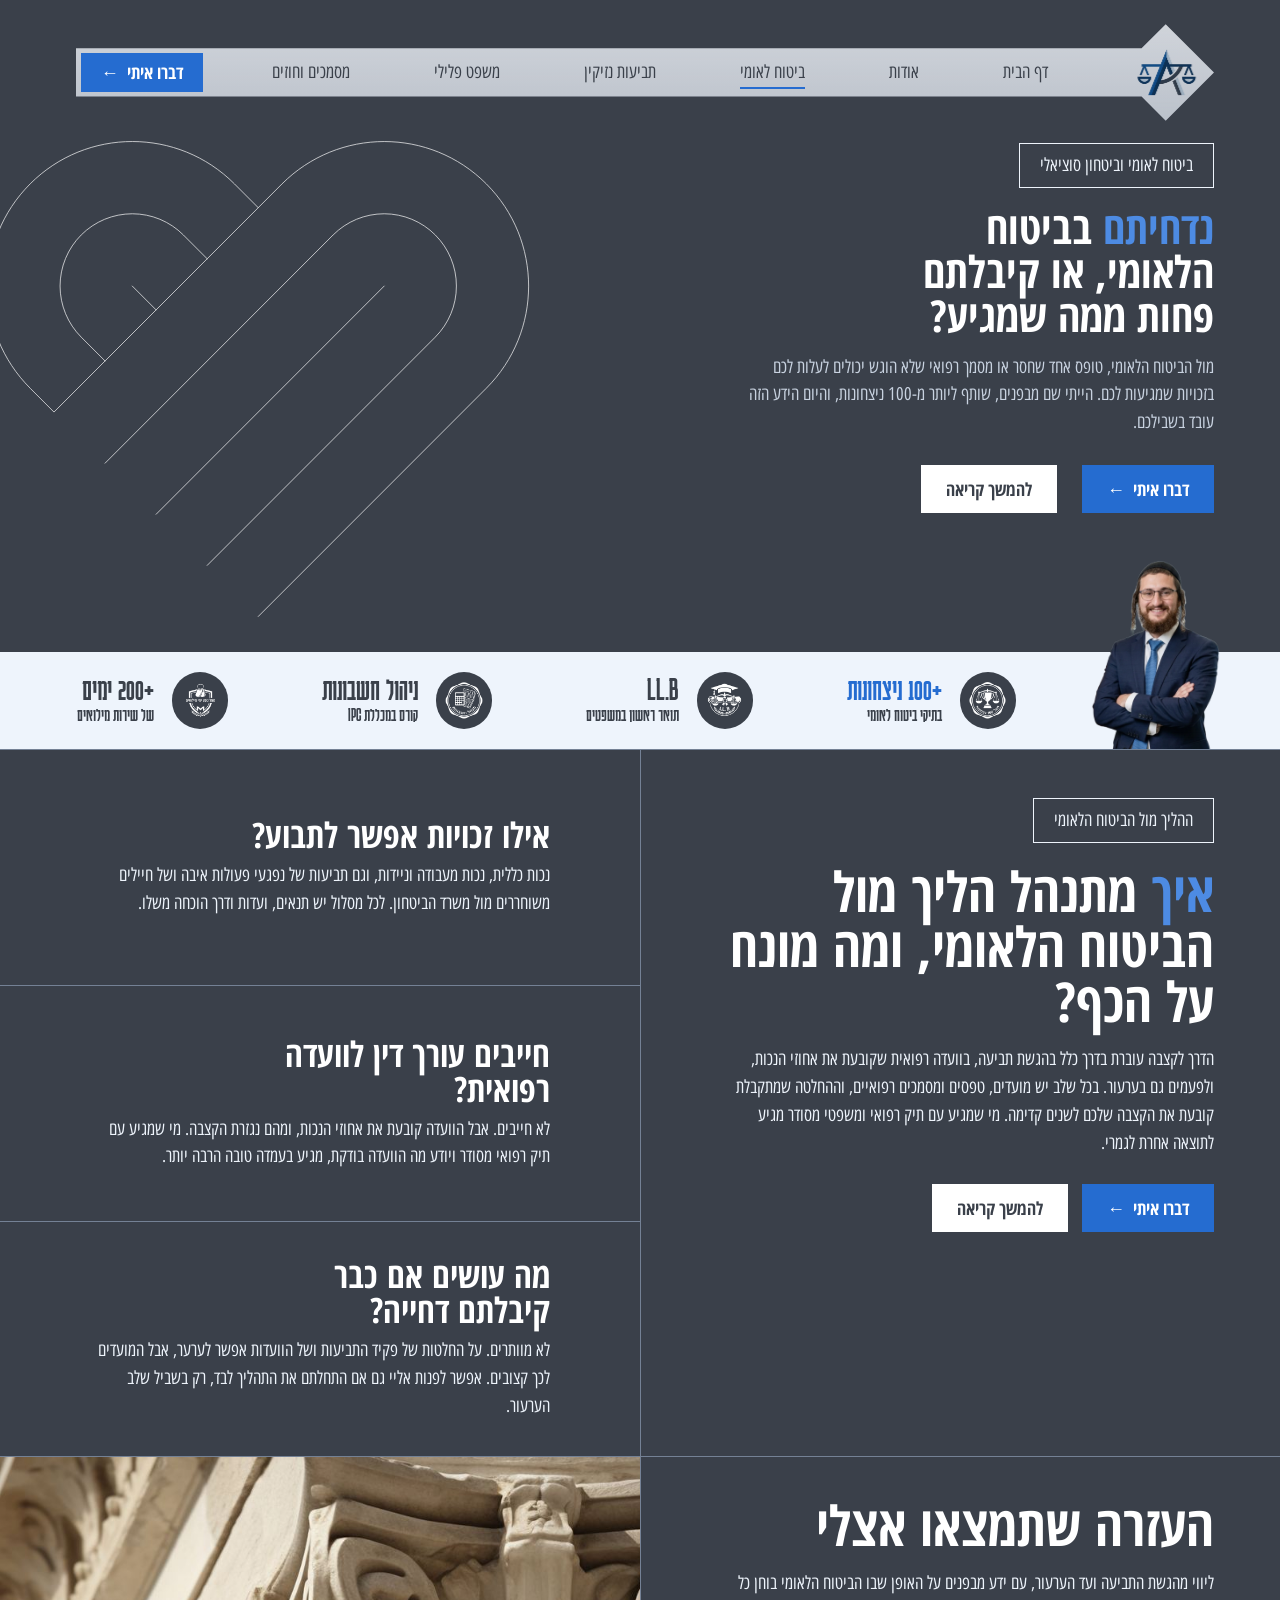
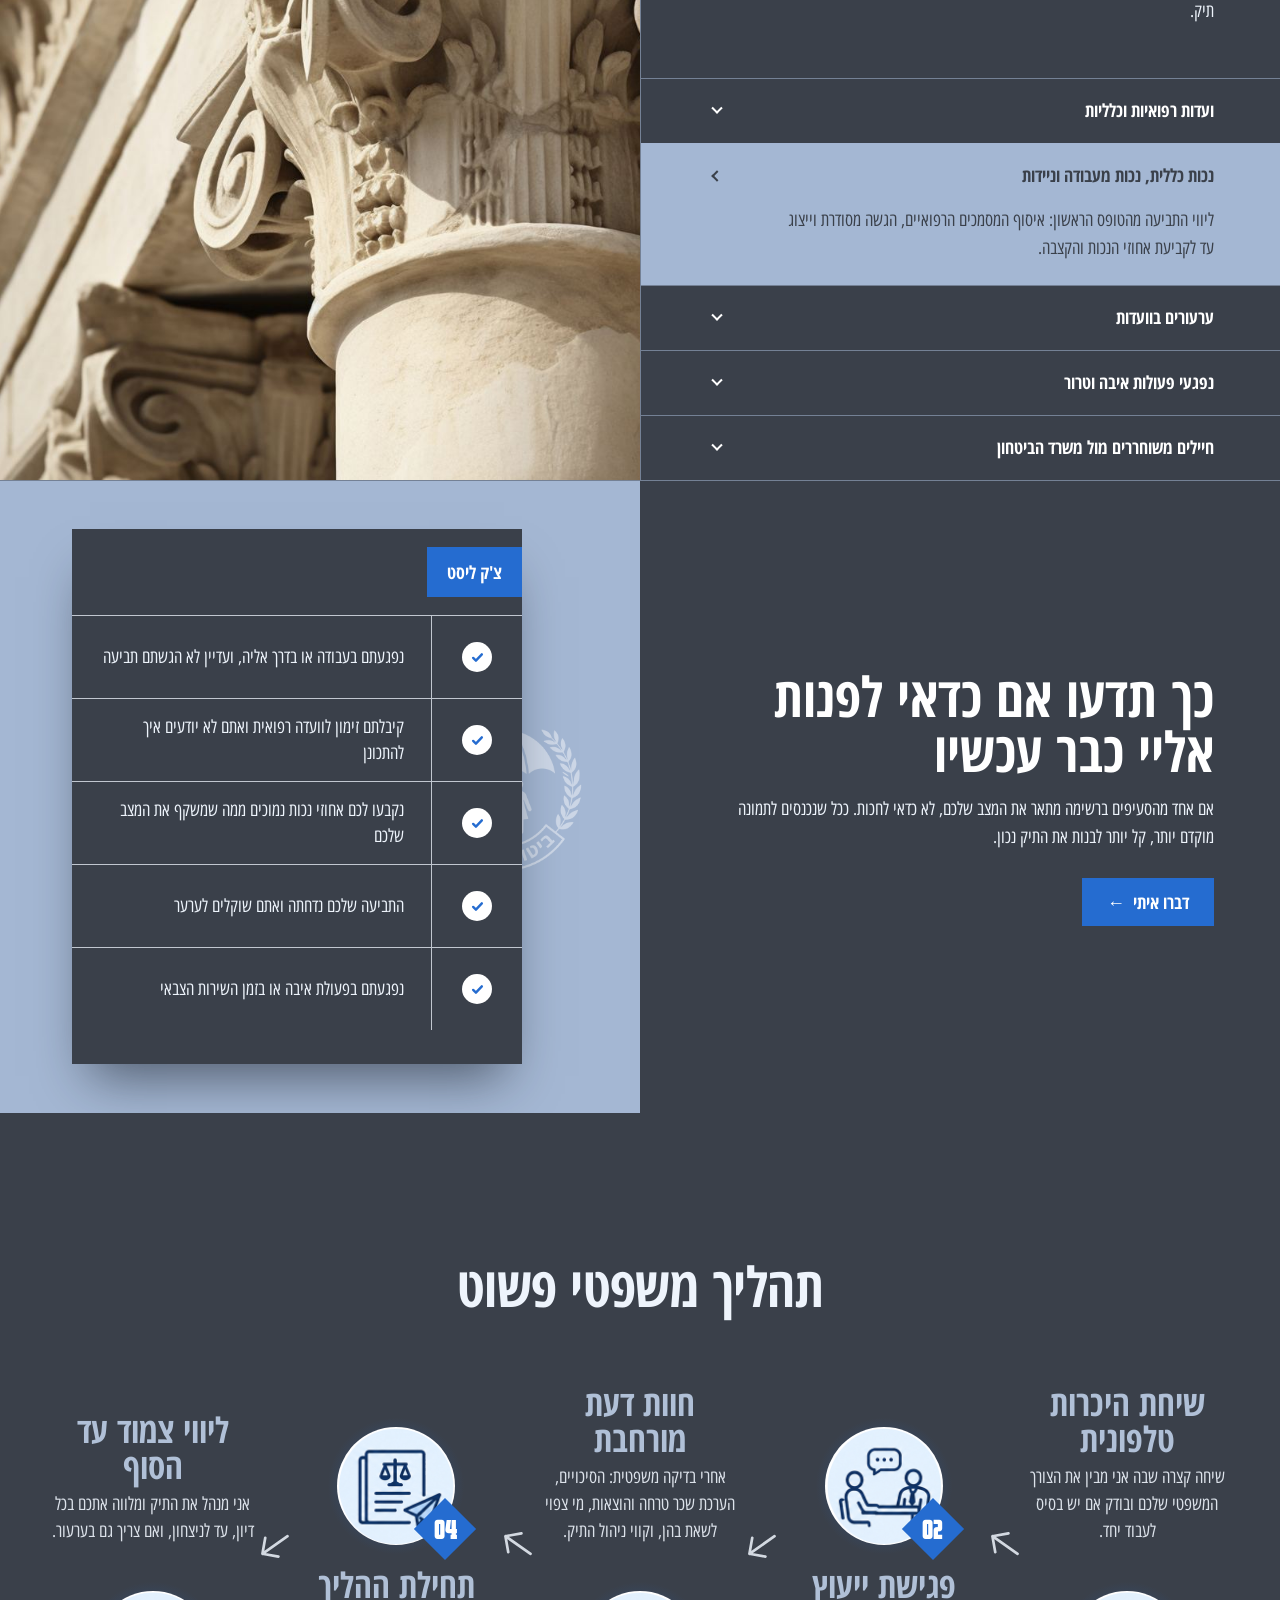
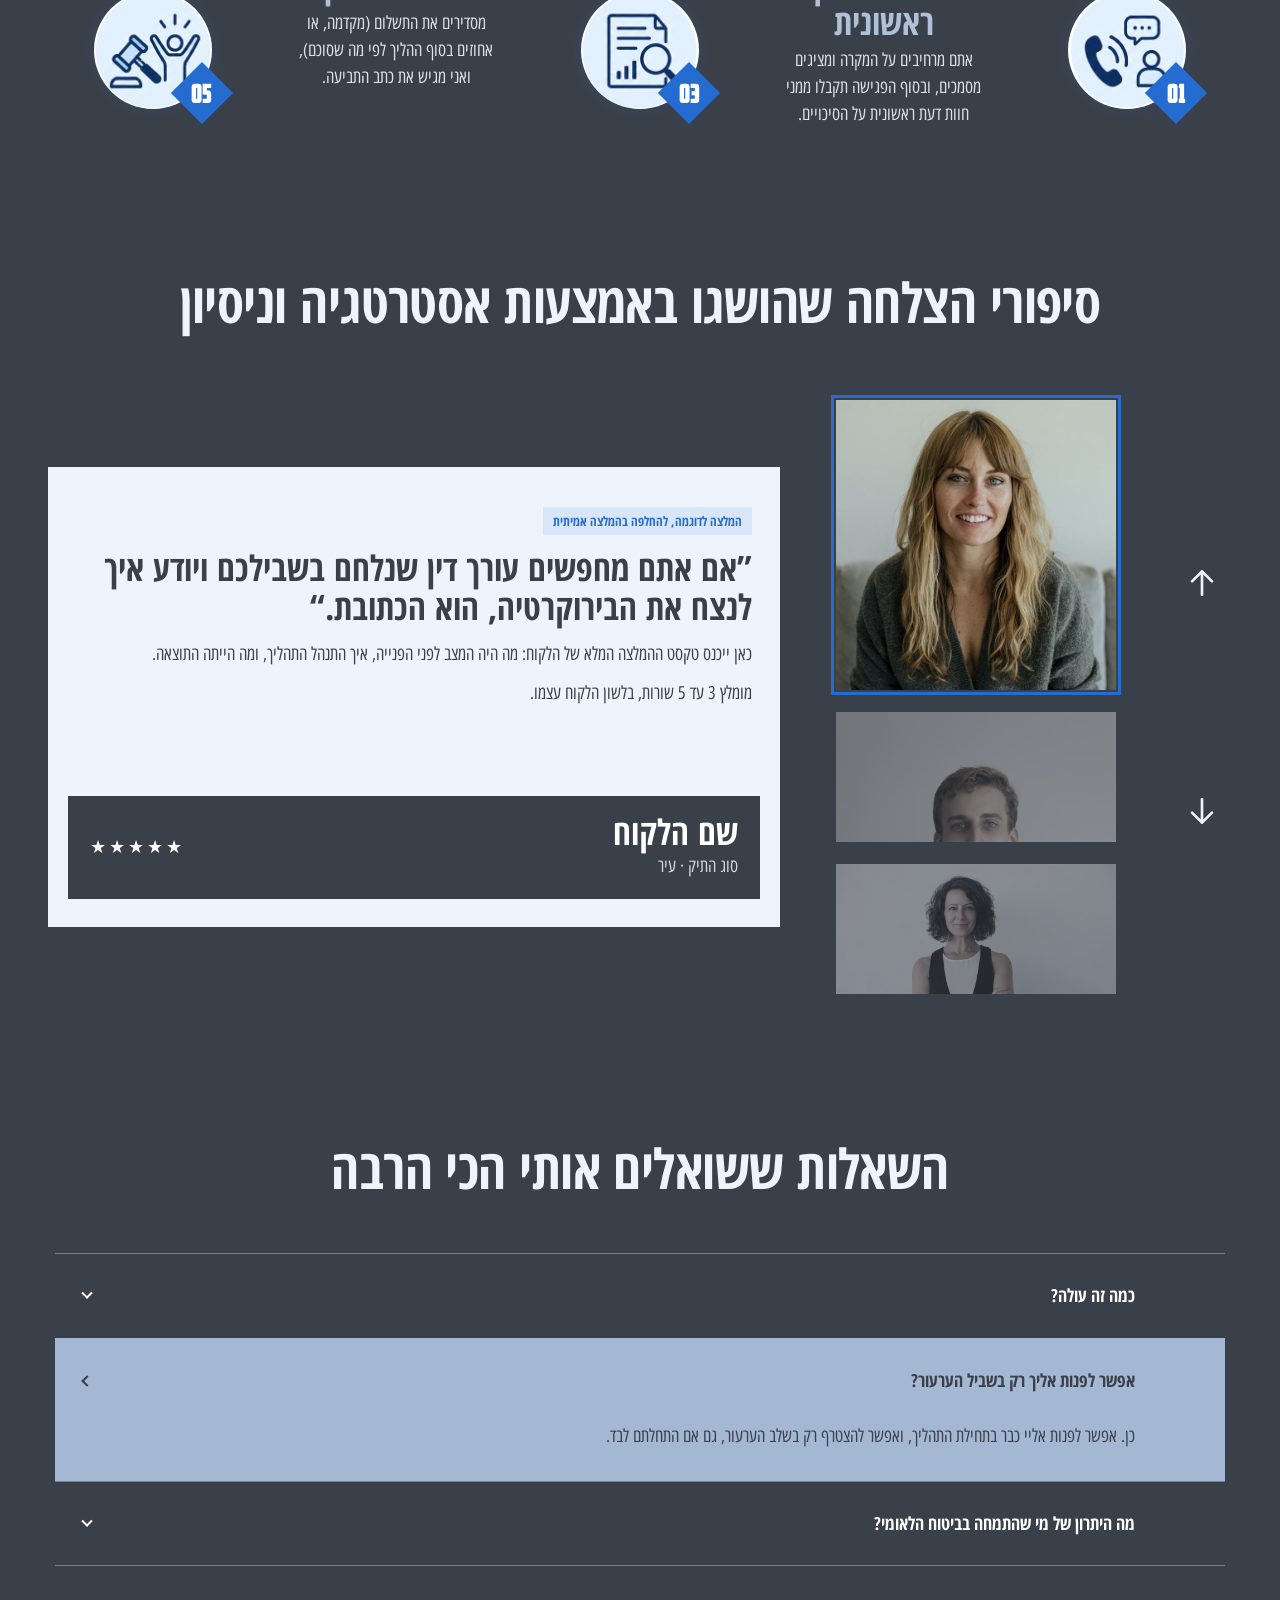
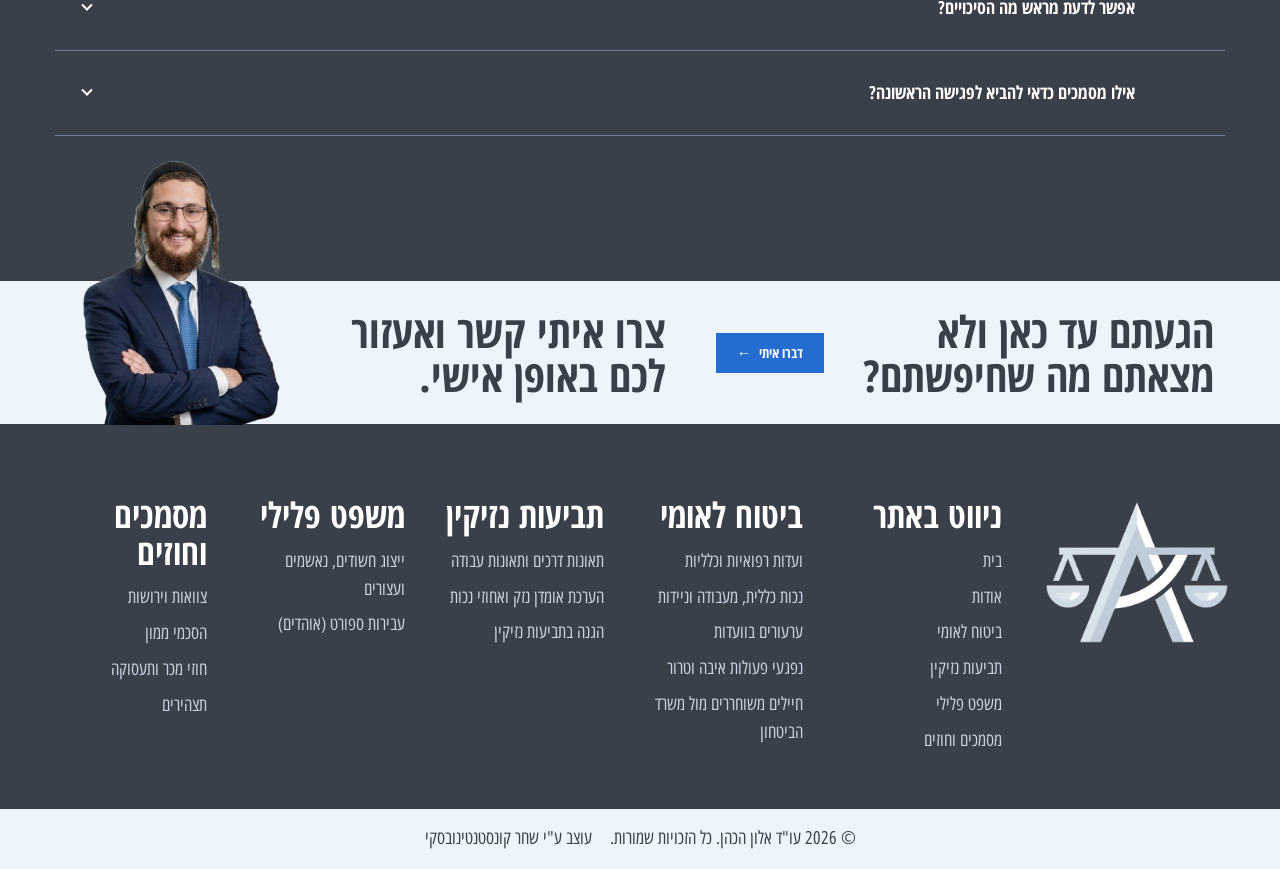
<file: bituach-leumi.html>
<!doctype html>
<html lang="he" dir="rtl">
<head>
  <meta charset="utf-8">
  <meta name="viewport" content="width=device-width, initial-scale=1">
  <title>ביטוח לאומי | עו"ד אלון הכהן</title>
  <meta name="description" content="ייצוג מול הביטוח הלאומי: ועדות רפואיות, נכות כללית, נכות מעבודה, ניידות וערעורים. עו&quot;ד אלון הכהן התמחה בביטוח הלאומי והיה שותף ליותר מ-100 ניצחונות.">
  <meta name="theme-color" content="#3A404A">
  <link rel="icon" href="assets/brand/logo-symbol.png">
  <link rel="preload" href="assets/fonts/Karantina-Regular.ttf" as="font" type="font/ttf" crossorigin>
  <link rel="preload" href="assets/fonts/OpenSansHebrewCondensed-Regular.woff" as="font" type="font/woff" crossorigin>
  <link rel="stylesheet" href="css/style.css">
  <script>document.documentElement.classList.add('js')</script>
</head>
<body>

<!-- SVG sprite -->
<svg width="0" height="0" style="position:absolute" aria-hidden="true">
  <symbol id="i-phone" viewBox="0 0 24 24"><path fill="none" stroke="currentColor" stroke-width="1.8" stroke-linecap="round" stroke-linejoin="round" d="M22 16.9v3a2 2 0 0 1-2.2 2 19.8 19.8 0 0 1-8.6-3.1 19.5 19.5 0 0 1-6-6A19.8 19.8 0 0 1 2.1 4.2 2 2 0 0 1 4.1 2h3a2 2 0 0 1 2 1.7c.1 1 .4 1.9.7 2.8a2 2 0 0 1-.5 2.1L8 9.9a16 16 0 0 0 6 6l1.3-1.3a2 2 0 0 1 2.1-.4c.9.3 1.8.6 2.8.7a2 2 0 0 1 1.7 2z"/></symbol>
  <symbol id="i-arrow" viewBox="0 0 24 24"><path fill="none" stroke="currentColor" stroke-width="1.6" stroke-linecap="round" stroke-linejoin="round" d="M19 12H5m6-6-6 6 6 6"/></symbol>
</svg>

<a class="sr-only" href="#main">דילוג לתוכן</a>

<!-- =========================================================
     1. HEADER (identical to the home page; links point back to it)
     ========================================================= -->
<header class="site-header" id="top">
  <div class="container">
    <div class="nav-bar">
      <a class="brand" href="index.html" aria-label='עו"ד אלון הכהן, לדף הבית'>
        <span class="brand__mark"><img src="assets/brand/logo-symbol.png" alt="" width="600" height="476"></span>
        <span class="brand__text"><span class="brand__name">אלון הכהן</span><span class="brand__role">עורך דין</span></span>
      </a>

      <nav class="nav" aria-label="ניווט ראשי">
        <ul class="nav__list">
          <li><a class="nav__link" href="index.html">דף הבית</a></li>
          <li><a class="nav__link" href="about.html">אודות</a></li>
          <li><a class="nav__link" href="bituach-leumi.html" aria-current="page">ביטוח לאומי</a></li>
          <li><a class="nav__link" href="nezikin.html">תביעות נזיקין</a></li>
          <li><a class="nav__link" href="mishpat-plili.html">משפט פלילי</a></li>
          <li><a class="nav__link" href="mismachim.html">מסמכים וחוזים</a></li>
        </ul>
      </nav>

      <a class="btn btn--primary header-cta" href="https://wa.me/972542147520" target="_blank" rel="noopener">דברו איתי <span class="arrow">←</span></a>

      <button class="menu-toggle" type="button" aria-expanded="false" aria-controls="mobile-nav" aria-label="פתיחת תפריט">
        <span></span>
      </button>
    </div>
  </div>
</header>

<div class="mobile-nav" id="mobile-nav" aria-label="תפריט נייד">
  <a class="mobile-nav__link" href="index.html">דף הבית</a>
  <a class="mobile-nav__link" href="about.html">אודות</a>
  <a class="mobile-nav__link" href="bituach-leumi.html">ביטוח לאומי</a>
  <a class="mobile-nav__link" href="nezikin.html">תביעות נזיקין</a>
  <a class="mobile-nav__link" href="mishpat-plili.html">משפט פלילי</a>
  <a class="mobile-nav__link" href="mismachim.html">מסמכים וחוזים</a>
  <a class="btn btn--primary" href="https://wa.me/972542147520" target="_blank" rel="noopener">דברו איתי <span class="arrow">←</span></a>
</div>

<main id="main">

<!-- =========================================================
     2. SERVICE HERO
     ========================================================= -->
<section class="sv-hero" aria-labelledby="sv-title">
  <!-- decorative line art exported from Figma (1590-wide frame): natural size, flush with the frame's left edge -->
  <img class="sv-hero__art" src="assets/art/art-bituach.svg" alt="" width="757" height="872" style="--art-w: 757; --art-top: 35">

  <div class="sv-hero__inner">
    <div class="sv-hero__text">
      <span class="sv-tag">ביטוח לאומי וביטחון סוציאלי</span>
      <h1 class="sv-hero__title" id="sv-title">
        <span><em>נדחיתם</em> בביטוח</span>
        <span>הלאומי, או קיבלתם</span>
        <span>פחות ממה שמגיע?</span>
      </h1>
      <p>מול הביטוח הלאומי, טופס אחד שחסר או מסמך רפואי שלא הוגש יכולים לעלות לכם בזכויות שמגיעות לכם. הייתי שם מבפנים, שותף ליותר מ-100 ניצחונות, והיום הידע הזה עובד בשבילכם.</p>
      <div class="sv-actions">
        <a class="btn btn--primary" href="https://wa.me/972542147520" target="_blank" rel="noopener">דברו איתי <span class="arrow">←</span></a>
        <a class="btn btn--light" href="#intro">להמשך קריאה</a>
      </div>
    </div>

    <div class="sv-hero__figure" aria-hidden="true">
      <picture>
        <source srcset="assets/img/alon-cutout.webp" type="image/webp">
        <img src="assets/img/alon-cutout.png" alt="" width="588" height="1176">
      </picture>
    </div>

    <div class="ahero__stats sv-hero__stats">
      <div class="stat">
        <img class="stat__icon" src="assets/icons/wins.png" alt="" width="320" height="320">
        <div><span class="stat__num stat__num--accent">+100 ניצחונות</span><span class="stat__label">בתיקי ביטוח לאומי</span></div>
      </div>
      <div class="stat">
        <img class="stat__icon" src="assets/icons/llb.png" alt="" width="320" height="320">
        <div><span class="stat__num">LL.B</span><span class="stat__label">תואר ראשון במשפטים</span></div>
      </div>
      <div class="stat">
        <img class="stat__icon" src="assets/icons/cheshbonot.png" alt="" width="320" height="320">
        <div><span class="stat__num">ניהול חשבונות</span><span class="stat__label">קורס במכללת IPC</span></div>
      </div>
      <div class="stat">
        <img class="stat__icon" src="assets/icons/miluim.png" alt="" width="320" height="320">
        <div><span class="stat__num">+200 ימים</span><span class="stat__label">של שירות מילואים</span></div>
      </div>
    </div>
  </div>
</section>

<!-- =========================================================
     3. INTRO: the procedure (right) + three questions (left)
     ========================================================= -->
<section class="sv-split" id="intro" aria-labelledby="intro-title">
  <div class="sv-split__main">
    <span class="sv-tag">ההליך מול הביטוח הלאומי</span>
    <h2 class="sv-title" id="intro-title"><em>איך</em> מתנהל הליך מול הביטוח הלאומי, ומה מונח על הכף?</h2>
    <p>הדרך לקצבה עוברת בדרך כלל בהגשת תביעה, בוועדה רפואית שקובעת את אחוזי הנכות, ולפעמים גם בערעור. בכל שלב יש מועדים, טפסים ומסמכים רפואיים, וההחלטה שמתקבלת קובעת את הקצבה שלכם לשנים קדימה. מי שמגיע עם תיק רפואי ומשפטי מסודר מגיע לתוצאה אחרת לגמרי.</p>
    <div class="sv-actions">
      <a class="btn btn--primary" href="https://wa.me/972542147520" target="_blank" rel="noopener">דברו איתי <span class="arrow">←</span></a>
      <a class="btn btn--light" href="#help">להמשך קריאה</a>
    </div>
  </div>
  <div class="sv-split__side sv-qa">
    <article class="sv-qa__item">
      <h3>אילו זכויות אפשר לתבוע?</h3>
      <p>נכות כללית, נכות מעבודה וניידות, וגם תביעות של נפגעי פעולות איבה ושל חיילים משוחררים מול משרד הביטחון. לכל מסלול יש תנאים, ועדות ודרך הוכחה משלו.</p>
    </article>
    <article class="sv-qa__item">
      <h3>חייבים עורך דין לוועדה רפואית?</h3>
      <p>לא חייבים. אבל הוועדה קובעת את אחוזי הנכות, ומהם נגזרת הקצבה. מי שמגיע עם תיק רפואי מסודר ויודע מה הוועדה בודקת, מגיע בעמדה טובה הרבה יותר.</p>
    </article>
    <article class="sv-qa__item">
      <h3>מה עושים אם כבר קיבלתם דחייה?</h3>
      <p>לא מוותרים. על החלטות של פקיד התביעות ושל הוועדות אפשר לערער, אבל המועדים לכך קצובים. אפשר לפנות אליי גם אם התחלתם את התהליך לבד, רק בשביל שלב הערעור.</p>
    </article>
  </div>
</section>

<!-- =========================================================
     4. WHAT I HANDLE: accordion (right) + picture (left)
     The ids match the footer links (bituach-leumi.html#vaadot …).
     ========================================================= -->
<section class="sv-split sv-split--help" id="help" aria-labelledby="help-title">
  <div class="sv-split__main sv-split__main--flush">
    <div class="sv-split__head">
      <h2 class="sv-title" id="help-title">העזרה שתמצאו אצלי</h2>
      <p>ליווי מהגשת התביעה ועד הערעור, עם ידע מבפנים על האופן שבו הביטוח הלאומי בוחן כל תיק.</p>
    </div>
    <div class="acc">
      <details class="acc__item" name="help" id="vaadot">
        <summary>ועדות רפואיות וכלליות</summary>
        <p>הכנה לוועדה, בניית התיק הרפואי וייצוג בוועדות הרפואיות ובוועדות הכלליות של הביטוח הלאומי ושל משרדי הממשלה.</p>
      </details>
      <details class="acc__item" name="help" id="nechut" open>
        <summary>נכות כללית, נכות מעבודה וניידות</summary>
        <p>ליווי התביעה מהטופס הראשון: איסוף המסמכים הרפואיים, הגשה מסודרת וייצוג עד לקביעת אחוזי הנכות והקצבה.</p>
      </details>
      <details class="acc__item" name="help" id="ararim">
        <summary>ערעורים בוועדות</summary>
        <p>קיבלתם החלטה שלא משקפת את המצב שלכם? אני בוחן את הפרוטוקול ואת נימוקי הוועדה ומגיש ערעור. אפשר להצטרף אליי גם רק בשלב הזה.</p>
      </details>
      <details class="acc__item" name="help" id="eiva">
        <summary>נפגעי פעולות איבה וטרור</summary>
        <p>ייצוג נפגעי פעולות איבה בתביעות להכרה ולתגמולים, כולל הערכה של האשמה, של הקשר הסיבתי ושל אומדן הנזק.</p>
      </details>
      <details class="acc__item" name="help" id="chayalim">
        <summary>חיילים משוחררים מול משרד הביטחון</summary>
        <p>ליווי חיילים משוחררים שנפגעו בזמן השירות, בתביעות להכרה בנכות מול משרד הביטחון.</p>
      </details>
    </div>
  </div>
  <div class="sv-split__side sv-split__side--img">
    <img src="assets/img/sv-columns.jpg" alt="כותרת עמוד קלאסי בחזית בית משפט" width="900" height="780" loading="lazy">
  </div>
</section>

<!-- =========================================================
     5. CHECKLIST
     ========================================================= -->
<section class="sv-split sv-split--check" aria-labelledby="check-title">
  <div class="sv-split__main">
    <h2 class="sv-title" id="check-title">כך תדעו אם כדאי לפנות אליי כבר עכשיו</h2>
    <p>אם אחד מהסעיפים ברשימה מתאר את המצב שלכם, לא כדאי לחכות. ככל שנכנסים לתמונה מוקדם יותר, קל יותר לבנות את התיק נכון.</p>
    <div class="sv-actions">
      <a class="btn btn--primary" href="https://wa.me/972542147520" target="_blank" rel="noopener">דברו איתי <span class="arrow">←</span></a>
    </div>
  </div>
  <div class="sv-split__side sv-check">
    <img class="sv-check__mark" src="assets/icons/bituach.png" alt="" width="320" height="320" loading="lazy">
    <div class="sv-check__card">
      <span class="sv-check__tab">צ'ק ליסט</span>
      <ul>
        <li>נפגעתם בעבודה או בדרך אליה, ועדיין לא הגשתם תביעה</li>
        <li>קיבלתם זימון לוועדה רפואית ואתם לא יודעים איך להתכונן</li>
        <li>נקבעו לכם אחוזי נכות נמוכים ממה שמשקף את המצב שלכם</li>
        <li>התביעה שלכם נדחתה ואתם שוקלים לערער</li>
        <li>נפגעתם בפעולת איבה או בזמן השירות הצבאי</li>
      </ul>
    </div>
  </div>
</section>

<!-- =========================================================
     6. PROCESS
     ========================================================= -->
<section class="section process" aria-labelledby="process-title">
  <div class="container">
    <h2 class="section-title section-title--center on-dark reveal" id="process-title">תהליך משפטי פשוט</h2>

    <ol class="process__list">
      <li class="step reveal">
        <div class="step__icon"><img src="assets/icons/step-1.png" alt="" width="240" height="240"><span class="step__num"><span>01</span></span></div>
        <div class="step__text">
          <h3>שיחת היכרות טלפונית</h3>
          <p>שיחה קצרה שבה אני מבין את הצורך המשפטי שלכם ובודק אם יש בסיס לעבוד יחד.</p>
        </div>
      </li>
      <li class="step reveal reveal-d1">
        <div class="step__icon"><img src="assets/icons/step-2.png" alt="" width="240" height="240"><span class="step__num"><span>02</span></span></div>
        <div class="step__text">
          <h3>פגישת ייעוץ ראשונית</h3>
          <p>אתם מרחיבים על המקרה ומציגים מסמכים, ובסוף הפגישה תקבלו ממני חוות דעת ראשונית על הסיכויים.</p>
        </div>
      </li>
      <li class="step reveal reveal-d2">
        <div class="step__icon"><img src="assets/icons/step-3.png" alt="" width="240" height="240"><span class="step__num"><span>03</span></span></div>
        <div class="step__text">
          <h3>חוות דעת מורחבת</h3>
          <p>אחרי בדיקה משפטית: הסיכויים, הערכת שכר טרחה והוצאות, מי צפוי לשאת בהן, וקווי ניהול התיק.</p>
        </div>
      </li>
      <li class="step reveal reveal-d3">
        <div class="step__icon"><img src="assets/icons/step-4.png" alt="" width="240" height="240"><span class="step__num"><span>04</span></span></div>
        <div class="step__text">
          <h3>תחילת ההליך</h3>
          <p>מסדירים את התשלום (מקדמה, או אחוזים בסוף ההליך לפי מה שסוכם), ואני מגיש את כתב התביעה.</p>
        </div>
      </li>
      <li class="step reveal reveal-d4">
        <div class="step__icon"><img src="assets/icons/step-5.png" alt="" width="240" height="240"><span class="step__num"><span>05</span></span></div>
        <div class="step__text">
          <h3>ליווי צמוד עד הסוף</h3>
          <p>אני מנהל את התיק ומלווה אתכם בכל דיון, עד לניצחון, ואם צריך גם בערעור.</p>
        </div>
      </li>
    </ol>
  </div>
</section>

<!-- =========================================================
     4. TESTIMONIALS (same as the home page; תוכן דמה, להחלפה בהמלצות אמיתיות)
     ========================================================= -->
<section class="section reviews" aria-labelledby="reviews-title">
  <div class="container">
    <h2 class="section-title section-title--center on-dark reveal" id="reviews-title">סיפורי הצלחה שהושגו באמצעות אסטרטגיה וניסיון</h2>

    <div class="reviews__wrap reveal" data-slider>
      <div class="review-card" aria-live="polite">
        <article class="review is-active" id="review-1">
          <span class="placeholder-flag">המלצה לדוגמה, להחלפה בהמלצה אמיתית</span>
          <p class="review__quote">”אם אתם מחפשים עורך דין שנלחם בשבילכם ויודע איך לנצח את הבירוקרטיה, הוא הכתובת.“</p>
          <div class="review__text">
            <p>כאן ייכנס טקסט ההמלצה המלא של הלקוח: מה היה המצב לפני הפנייה, איך התנהל התהליך, ומה הייתה התוצאה.</p>
            <p>מומלץ 3 עד 5 שורות, בלשון הלקוח עצמו.</p>
          </div>
          <div class="review__foot">
            <div><p class="review__name">שם הלקוח</p><p class="review__meta">סוג התיק · עיר</p></div>
            <span class="review__stars" aria-label="5 כוכבים">★★★★★</span>
          </div>
        </article>
        <article class="review" id="review-2">
          <span class="placeholder-flag">המלצה לדוגמה, להחלפה בהמלצה אמיתית</span>
          <p class="review__quote">”הוא הסביר לי מההתחלה מה הסיכויים, כמה זה יעלה ומה הולך לקרות. בלי הפתעות.“</p>
          <div class="review__text">
            <p>כאן ייכנס טקסט ההמלצה המלא של הלקוח: מה היה המצב לפני הפנייה, איך התנהל התהליך, ומה הייתה התוצאה.</p>
          </div>
          <div class="review__foot">
            <div><p class="review__name">שם הלקוח</p><p class="review__meta">סוג התיק · עיר</p></div>
            <span class="review__stars" aria-label="5 כוכבים">★★★★★</span>
          </div>
        </article>
        <article class="review" id="review-3">
          <span class="placeholder-flag">המלצה לדוגמה, להחלפה בהמלצה אמיתית</span>
          <p class="review__quote">”הרגשתי שיש לי לצידי מישהו שמכיר את השיטה מבפנים.“</p>
          <div class="review__text">
            <p>כאן ייכנס טקסט ההמלצה המלא של הלקוח: מה היה המצב לפני הפנייה, איך התנהל התהליך, ומה הייתה התוצאה.</p>
          </div>
          <div class="review__foot">
            <div><p class="review__name">שם הלקוח</p><p class="review__meta">סוג התיק · עיר</p></div>
            <span class="review__stars" aria-label="5 כוכבים">★★★★★</span>
          </div>
        </article>
      </div>

      <div class="reviews__people" role="tablist" aria-label="בחירת המלצה">
        <button class="person" role="tab" aria-selected="true" aria-controls="review-1"><img src="assets/img/ph-woman-1.jpg" alt="המלצה 1" loading="lazy" width="700" height="700"></button>
        <button class="person" role="tab" aria-selected="false" aria-controls="review-2"><img src="assets/img/ph-man-1.jpg" alt="המלצה 2" loading="lazy" width="700" height="1050"></button>
        <button class="person" role="tab" aria-selected="false" aria-controls="review-3"><img src="assets/img/ph-woman-2.jpg" alt="המלצה 3" loading="lazy" width="900" height="600"></button>
      </div>

      <div class="reviews__nav">
        <button class="prev" type="button" aria-label="ההמלצה הקודמת"><svg aria-hidden="true"><use href="#i-arrow"/></svg></button>
        <button class="next" type="button" aria-label="ההמלצה הבאה"><svg aria-hidden="true"><use href="#i-arrow"/></svg></button>
      </div>
    </div>
  </div>
</section>

<!-- =========================================================
     FAQ
     ========================================================= -->
<section class="faq" aria-labelledby="faq-title">
  <div class="container">
    <h2 class="section-title section-title--center on-dark reveal" id="faq-title">השאלות ששואלים אותי הכי הרבה</h2>
    <div class="acc acc--faq reveal">
      <details class="acc__item" name="faq">
        <summary>כמה זה עולה?</summary>
        <p>אחרי פגישת הייעוץ הראשונית תקבלו ממני חוות דעת מורחבת, ובה הערכה של שכר הטרחה ושל הוצאות ההליך. התשלום הוא מקדמה, או אחוזים מהתוצאה אם סיכמנו כך מראש.</p>
      </details>
      <details class="acc__item" name="faq" open>
        <summary>אפשר לפנות אליך רק בשביל הערעור?</summary>
        <p>כן. אפשר לפנות אליי כבר בתחילת התהליך, ואפשר להצטרף רק בשלב הערעור, גם אם התחלתם לבד.</p>
      </details>
      <details class="acc__item" name="faq">
        <summary>מה היתרון של מי שהתמחה בביטוח הלאומי?</summary>
        <p>הייתי שם מבפנים, שותף ליותר מ-100 ניצחונות. אני מכיר את שיטת העבודה ואת דרך החשיבה של המוסד, ויודע מה הוועדות מחפשות.</p>
      </details>
      <details class="acc__item" name="faq">
        <summary>אפשר לדעת מראש מה הסיכויים?</summary>
        <p>כבר בפגישה הראשונה תקבלו ממני הערכה ראשונית של הסיכויים. אחרי בדיקה משפטית תקבלו חוות דעת מפורטת, כולל קווי ניהול התיק.</p>
      </details>
      <details class="acc__item" name="faq">
        <summary>אילו מסמכים כדאי להביא לפגישה הראשונה?</summary>
        <p>כל מסמך רפואי שיש לכם, החלטות ומכתבים שקיבלתם מהביטוח הלאומי, ופרוטוקולים של ועדות אם כבר התקיימו.</p>
      </details>
    </div>
  </div>
</section>

<!-- =========================================================
     5. CTA BAND (same as the home page)
     ========================================================= -->
<section class="cta" aria-labelledby="cta-title">
  <div class="cta__band">
    <div class="container">
      <div class="cta__inner">
        <h2 class="cta__title" id="cta-title">הגעתם עד כאן ולא<br>מצאתם מה שחיפשתם?</h2>
        <a class="btn btn--primary" href="https://wa.me/972542147520" target="_blank" rel="noopener">דברו איתי <span class="arrow">←</span></a>
        <p class="cta__sub">צרו איתי קשר ואעזור<br>לכם באופן אישי.</p>
        <div class="cta__figure" aria-hidden="true"><picture><source srcset="assets/img/alon-cutout.webp" type="image/webp"><img src="assets/img/alon-cutout.png" alt="" loading="lazy" width="588" height="1176"></picture></div>
      </div>
    </div>
  </div>
</section>

</main>

<!-- =========================================================
     6. FOOTER (identical to the home page)
     ========================================================= -->
<footer class="footer" id="contact">
  <div class="container">
    <div class="footer__grid">
      <div class="footer__brand">
        <img src="assets/brand/logo-symbol-silver.png" alt='לוגו עו"ד אלון הכהן' width="600" height="476" loading="lazy">
      </div>

      <nav class="footer__col" aria-label="ניווט באתר">
        <h3>ניווט באתר</h3>
        <ul>
          <li><a href="index.html">בית</a></li>
          <li><a href="about.html">אודות</a></li>
          <li><a href="bituach-leumi.html">ביטוח לאומי</a></li>
          <li><a href="nezikin.html">תביעות נזיקין</a></li>
          <li><a href="mishpat-plili.html">משפט פלילי</a></li>
          <li><a href="mismachim.html">מסמכים וחוזים</a></li>
        </ul>
      </nav>
      <div class="footer__col">
        <h3>ביטוח לאומי</h3>
        <ul>
          <li><a href="bituach-leumi.html#vaadot">ועדות רפואיות וכלליות</a></li>
          <li><a href="bituach-leumi.html#nechut">נכות כללית, מעבודה וניידות</a></li>
          <li><a href="bituach-leumi.html#ararim">ערעורים בוועדות</a></li>
          <li><a href="bituach-leumi.html#eiva">נפגעי פעולות איבה וטרור</a></li>
          <li><a href="bituach-leumi.html#chayalim">חיילים משוחררים מול משרד הביטחון</a></li>
        </ul>
      </div>
      <div class="footer__col">
        <h3>תביעות נזיקין</h3>
        <ul>
          <li><a href="nezikin.html#teunot">תאונות דרכים ותאונות עבודה</a></li>
          <li><a href="nezikin.html#omdan">הערכת אומדן נזק ואחוזי נכות</a></li>
          <li><a href="nezikin.html#hagana">הגנה בתביעות נזיקין</a></li>
        </ul>
      </div>
      <div class="footer__col">
        <h3>משפט פלילי</h3>
        <ul>
          <li><a href="mishpat-plili.html#yitzug">ייצוג חשודים, נאשמים ועצורים</a></li>
          <li><a href="mishpat-plili.html#sport">עבירות ספורט (אוהדים)</a></li>
        </ul>
      </div>
      <div class="footer__col">
        <h3>מסמכים וחוזים</h3>
        <ul>
          <li><a href="mismachim.html#tzavaot">צוואות וירושות</a></li>
          <li><a href="mismachim.html#mamon">הסכמי ממון</a></li>
          <li><a href="mismachim.html#chozim">חוזי מכר ותעסוקה</a></li>
          <li><a href="mismachim.html#tatzhirim">תצהירים</a></li>
        </ul>
      </div>

    </div>
  </div>

  <div class="footer__bottom">
    <div class="container">
      <span>© <span data-year>2026</span> עו"ד אלון הכהן. כל הזכויות שמורות.</span>
      <span>עוצב ע"י שחר קונסטנטינובסקי</span>
    </div>
  </div>
</footer>

<a class="fab" href="tel:+972542147520" aria-label="התקשרו עכשיו"><svg aria-hidden="true"><use href="#i-phone"/></svg></a>

<script src="js/main.js" defer></script>
</body>
</html>
</file>
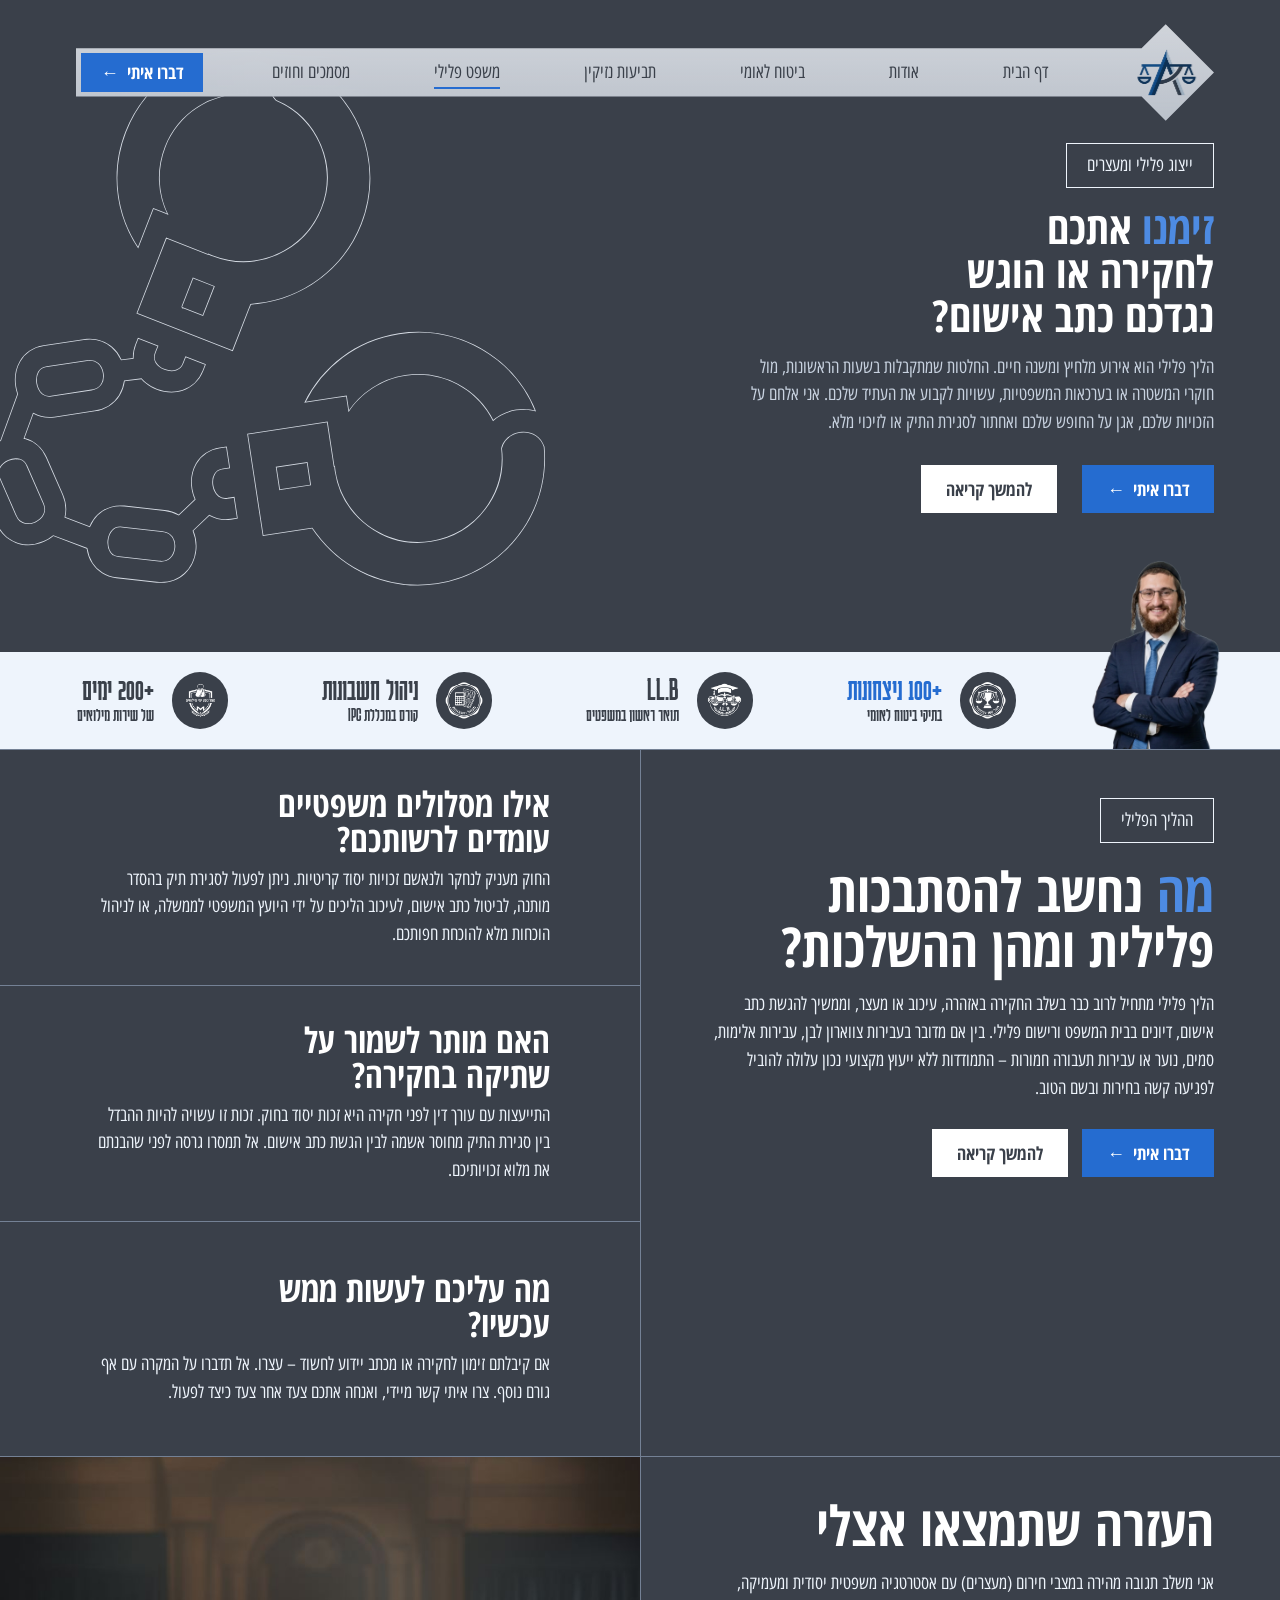
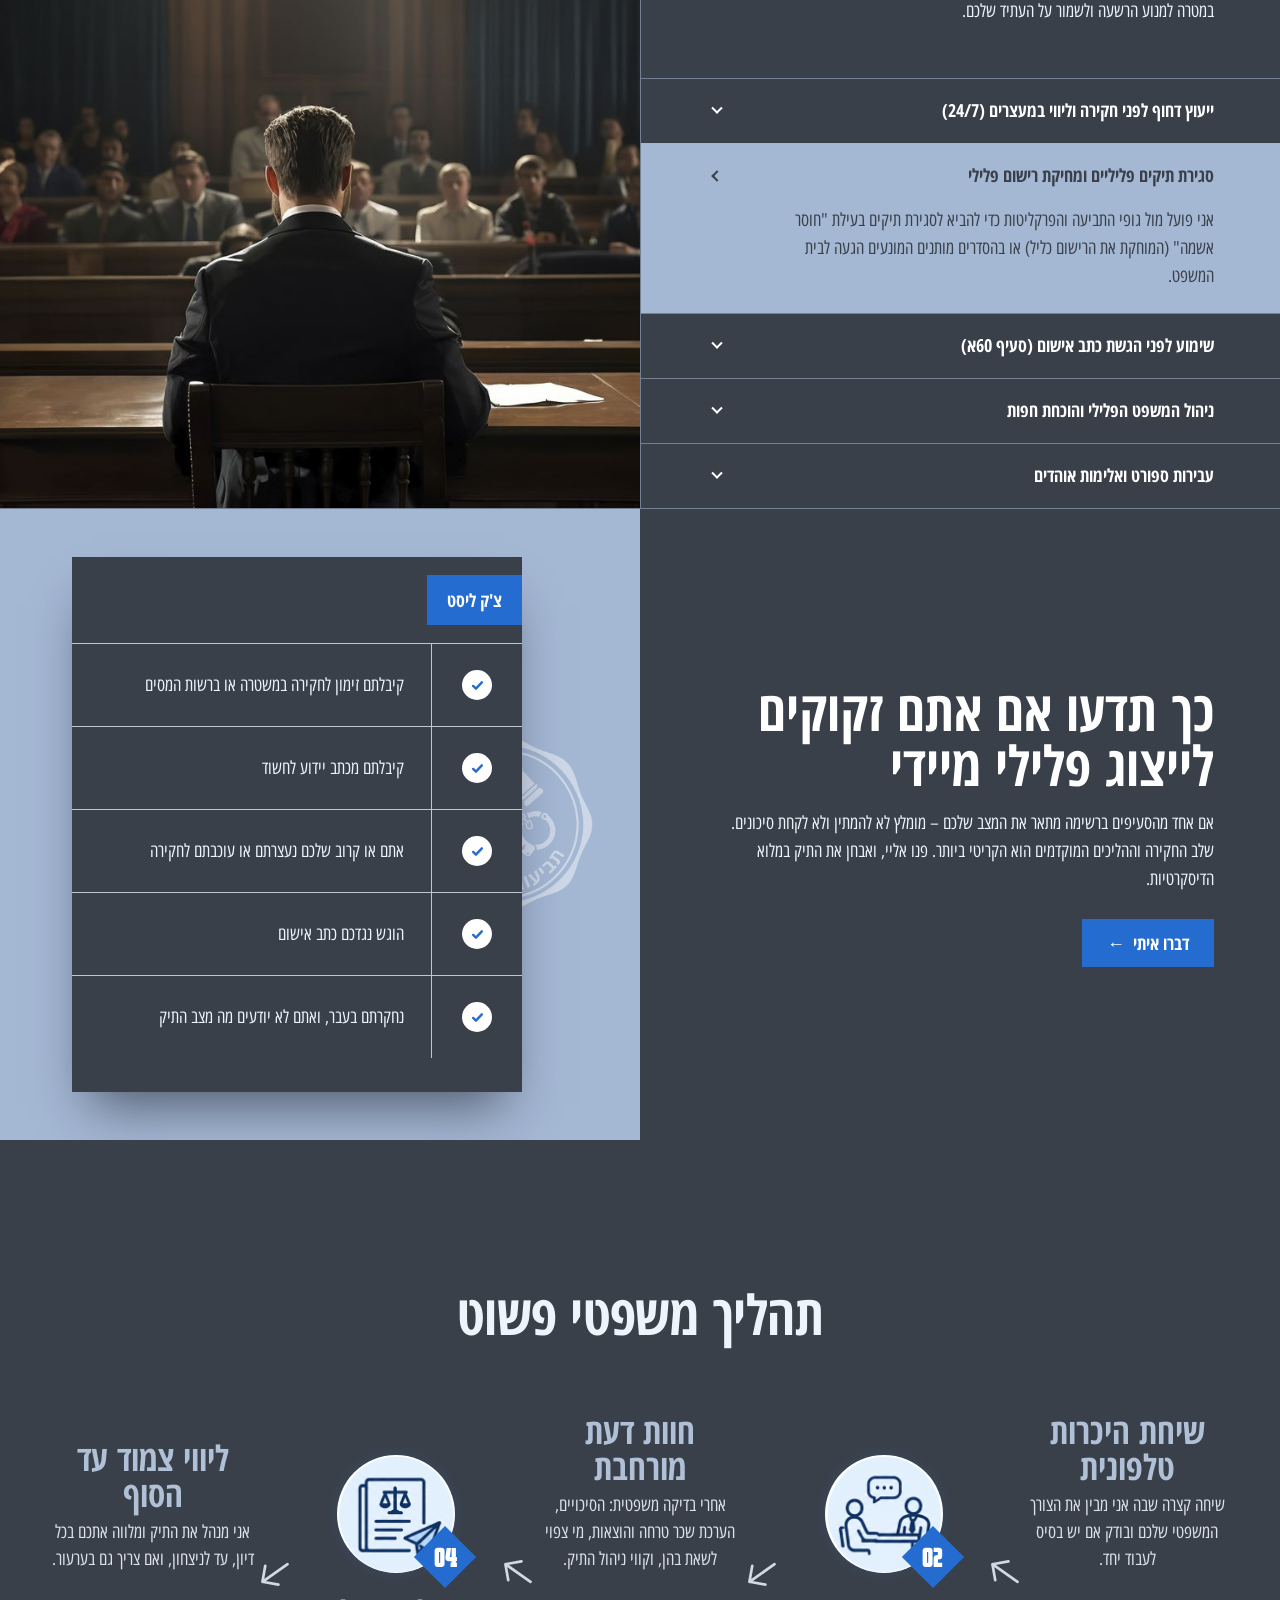
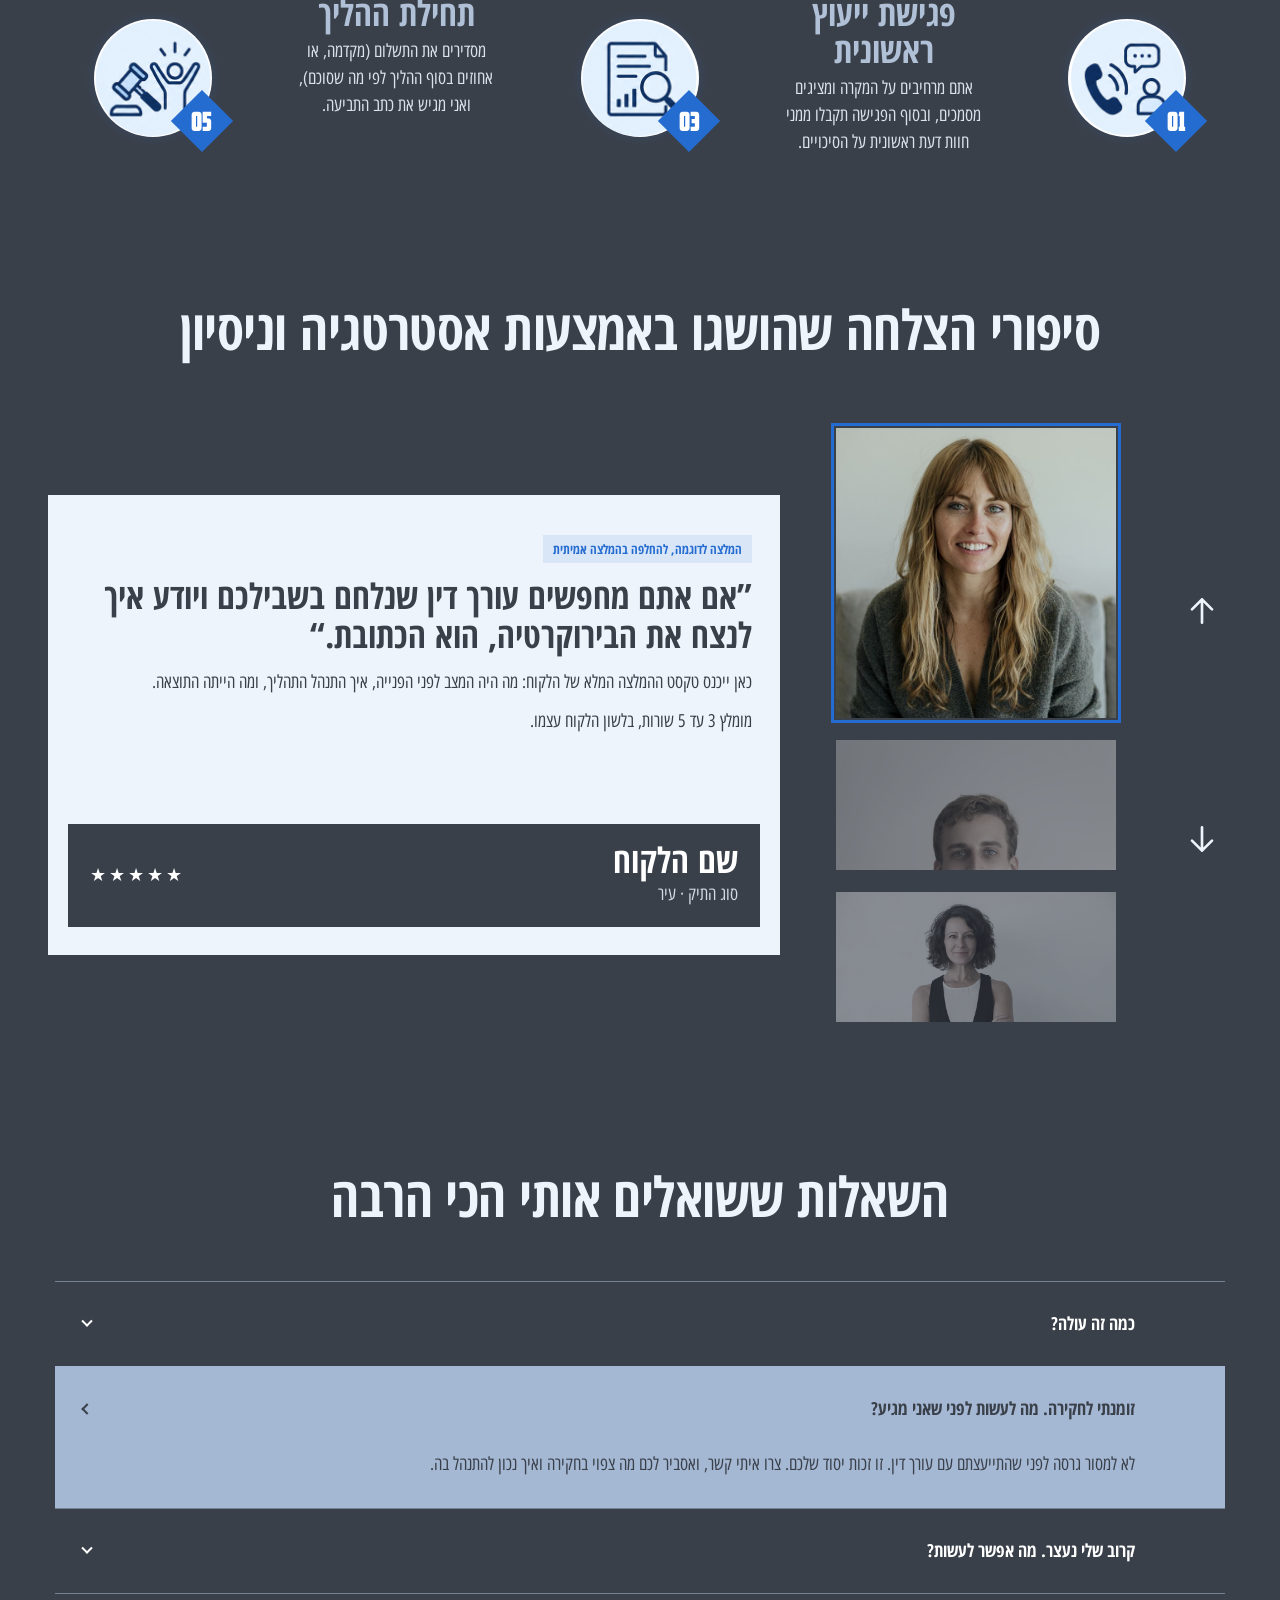
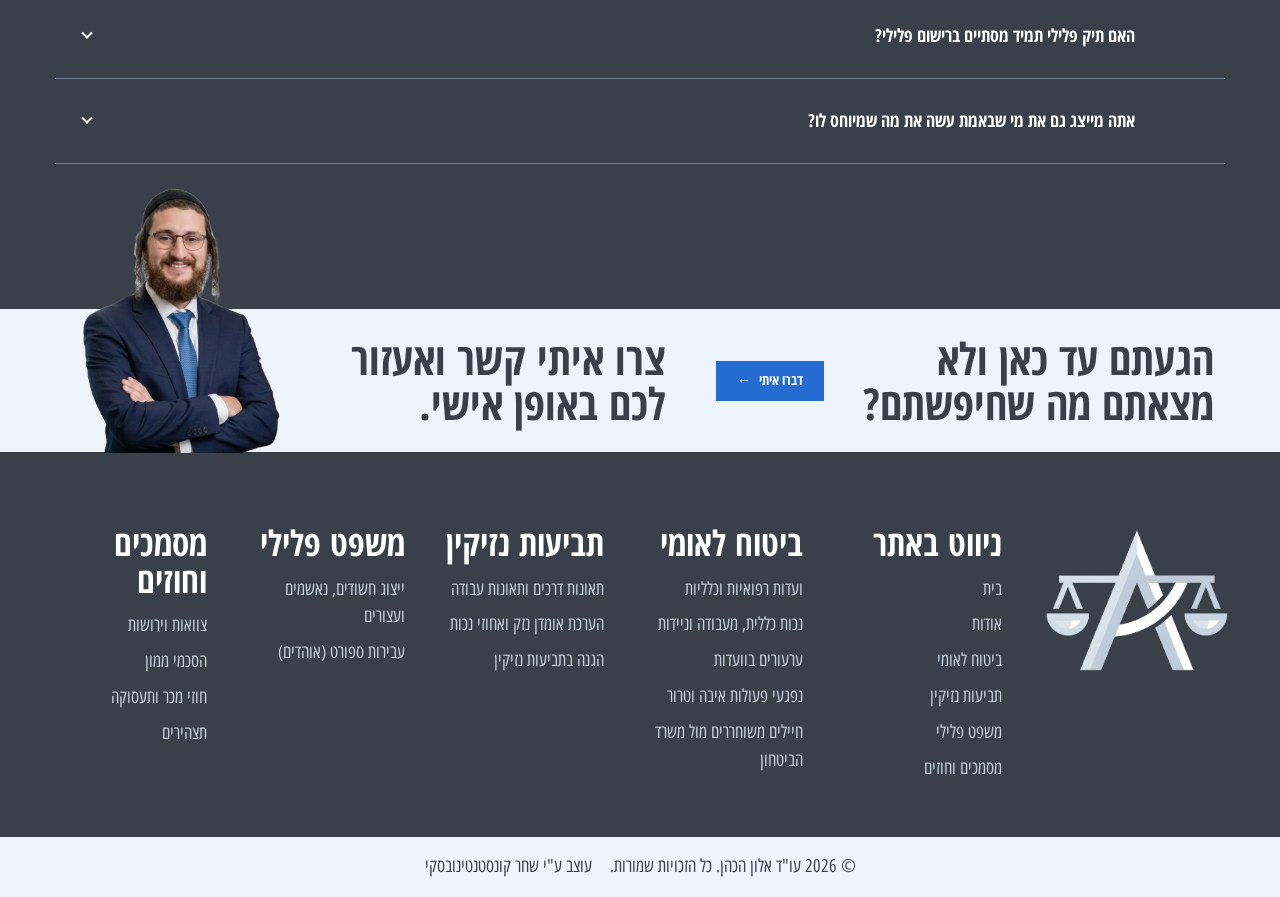
<file: mishpat-plili.html>
<!doctype html>
<html lang="he" dir="rtl">
<head>
  <meta charset="utf-8">
  <meta name="viewport" content="width=device-width, initial-scale=1">
  <title>משפט פלילי | עו"ד אלון הכהן</title>
  <meta name="description" content="ייצוג פלילי ומעצרים: ייעוץ לפני חקירה, ליווי במעצר, שימוע, סגירת תיקים וניהול המשפט הפלילי. עו&quot;ד אלון הכהן.">
  <meta name="theme-color" content="#3A404A">
  <link rel="icon" href="assets/brand/logo-symbol.png">
  <link rel="preload" href="assets/fonts/Karantina-Regular.ttf" as="font" type="font/ttf" crossorigin>
  <link rel="preload" href="assets/fonts/OpenSansHebrewCondensed-Regular.woff" as="font" type="font/woff" crossorigin>
  <link rel="stylesheet" href="css/style.css">
  <script>document.documentElement.classList.add('js')</script>
</head>
<body>

<!-- SVG sprite -->
<svg width="0" height="0" style="position:absolute" aria-hidden="true">
  <symbol id="i-phone" viewBox="0 0 24 24"><path fill="none" stroke="currentColor" stroke-width="1.8" stroke-linecap="round" stroke-linejoin="round" d="M22 16.9v3a2 2 0 0 1-2.2 2 19.8 19.8 0 0 1-8.6-3.1 19.5 19.5 0 0 1-6-6A19.8 19.8 0 0 1 2.1 4.2 2 2 0 0 1 4.1 2h3a2 2 0 0 1 2 1.7c.1 1 .4 1.9.7 2.8a2 2 0 0 1-.5 2.1L8 9.9a16 16 0 0 0 6 6l1.3-1.3a2 2 0 0 1 2.1-.4c.9.3 1.8.6 2.8.7a2 2 0 0 1 1.7 2z"/></symbol>
  <symbol id="i-arrow" viewBox="0 0 24 24"><path fill="none" stroke="currentColor" stroke-width="1.6" stroke-linecap="round" stroke-linejoin="round" d="M19 12H5m6-6-6 6 6 6"/></symbol>
</svg>

<a class="sr-only" href="#main">דילוג לתוכן</a>

<!-- =========================================================
     1. HEADER (identical to the home page; links point back to it)
     ========================================================= -->
<header class="site-header" id="top">
  <div class="container">
    <div class="nav-bar">
      <a class="brand" href="index.html" aria-label='עו"ד אלון הכהן, לדף הבית'>
        <span class="brand__mark"><img src="assets/brand/logo-symbol.png" alt="" width="600" height="476"></span>
        <span class="brand__text"><span class="brand__name">אלון הכהן</span><span class="brand__role">עורך דין</span></span>
      </a>

      <nav class="nav" aria-label="ניווט ראשי">
        <ul class="nav__list">
          <li><a class="nav__link" href="index.html">דף הבית</a></li>
          <li><a class="nav__link" href="about.html">אודות</a></li>
          <li><a class="nav__link" href="bituach-leumi.html">ביטוח לאומי</a></li>
          <li><a class="nav__link" href="nezikin.html">תביעות נזיקין</a></li>
          <li><a class="nav__link" href="mishpat-plili.html" aria-current="page">משפט פלילי</a></li>
          <li><a class="nav__link" href="mismachim.html">מסמכים וחוזים</a></li>
        </ul>
      </nav>

      <a class="btn btn--primary header-cta" href="https://wa.me/972542147520" target="_blank" rel="noopener">דברו איתי <span class="arrow">←</span></a>

      <button class="menu-toggle" type="button" aria-expanded="false" aria-controls="mobile-nav" aria-label="פתיחת תפריט">
        <span></span>
      </button>
    </div>
  </div>
</header>

<div class="mobile-nav" id="mobile-nav" aria-label="תפריט נייד">
  <a class="mobile-nav__link" href="index.html">דף הבית</a>
  <a class="mobile-nav__link" href="about.html">אודות</a>
  <a class="mobile-nav__link" href="bituach-leumi.html">ביטוח לאומי</a>
  <a class="mobile-nav__link" href="nezikin.html">תביעות נזיקין</a>
  <a class="mobile-nav__link" href="mishpat-plili.html">משפט פלילי</a>
  <a class="mobile-nav__link" href="mismachim.html">מסמכים וחוזים</a>
  <a class="btn btn--primary" href="https://wa.me/972542147520" target="_blank" rel="noopener">דברו איתי <span class="arrow">←</span></a>
</div>

<main id="main">

<!-- =========================================================
     2. SERVICE HERO
     ========================================================= -->
<section class="sv-hero" aria-labelledby="sv-title">
  <!-- decorative line art exported from Figma (1590-wide frame): natural size, flush with the frame's left edge -->
  <img class="sv-hero__art" src="assets/art/art-plili.svg" alt="" width="867" height="1010" style="--art-w: 867; --art-top: 0">

  <div class="sv-hero__inner">
    <div class="sv-hero__text">
      <span class="sv-tag">ייצוג פלילי ומעצרים</span>
      <h1 class="sv-hero__title" id="sv-title">
        <span><em>זימנו</em> אתכם</span>
        <span>לחקירה או הוגש</span>
        <span>נגדכם כתב אישום?</span>
      </h1>
      <p>הליך פלילי הוא אירוע מלחיץ ומשנה חיים. החלטות שמתקבלות בשעות הראשונות, מול חוקרי המשטרה או בערכאות המשפטיות, עשויות לקבוע את העתיד שלכם. אני אלחם על הזכויות שלכם, אגן על החופש שלכם ואחתור לסגירת התיק או לזיכוי מלא.</p>
      <div class="sv-actions">
        <a class="btn btn--primary" href="https://wa.me/972542147520" target="_blank" rel="noopener">דברו איתי <span class="arrow">←</span></a>
        <a class="btn btn--light" href="#intro">להמשך קריאה</a>
      </div>
    </div>

    <div class="sv-hero__figure" aria-hidden="true">
      <picture>
        <source srcset="assets/img/alon-cutout.webp" type="image/webp">
        <img src="assets/img/alon-cutout.png" alt="" width="588" height="1176">
      </picture>
    </div>

    <div class="ahero__stats sv-hero__stats">
      <div class="stat">
        <img class="stat__icon" src="assets/icons/wins.png" alt="" width="320" height="320">
        <div><span class="stat__num stat__num--accent">+100 ניצחונות</span><span class="stat__label">בתיקי ביטוח לאומי</span></div>
      </div>
      <div class="stat">
        <img class="stat__icon" src="assets/icons/llb.png" alt="" width="320" height="320">
        <div><span class="stat__num">LL.B</span><span class="stat__label">תואר ראשון במשפטים</span></div>
      </div>
      <div class="stat">
        <img class="stat__icon" src="assets/icons/cheshbonot.png" alt="" width="320" height="320">
        <div><span class="stat__num">ניהול חשבונות</span><span class="stat__label">קורס במכללת IPC</span></div>
      </div>
      <div class="stat">
        <img class="stat__icon" src="assets/icons/miluim.png" alt="" width="320" height="320">
        <div><span class="stat__num">+200 ימים</span><span class="stat__label">של שירות מילואים</span></div>
      </div>
    </div>
  </div>
</section>

<!-- =========================================================
     3. INTRO: the procedure (right) + three questions (left)
     ========================================================= -->
<section class="sv-split" id="intro" aria-labelledby="intro-title">
  <div class="sv-split__main">
    <span class="sv-tag">ההליך הפלילי</span>
    <h2 class="sv-title" id="intro-title"><em>מה</em> נחשב להסתבכות פלילית ומהן ההשלכות?</h2>
    <p>הליך פלילי מתחיל לרוב כבר בשלב החקירה באזהרה, עיכוב או מעצר, וממשיך להגשת כתב אישום, דיונים בבית המשפט ורישום פלילי. בין אם מדובר בעבירות צווארון לבן, עבירות אלימות, סמים, נוער או עבירות תעבורה חמורות – התמודדות ללא ייעוץ מקצועי נכון עלולה להוביל לפגיעה קשה בחירות ובשם הטוב.</p>
    <div class="sv-actions">
      <a class="btn btn--primary" href="https://wa.me/972542147520" target="_blank" rel="noopener">דברו איתי <span class="arrow">←</span></a>
      <a class="btn btn--light" href="#help">להמשך קריאה</a>
    </div>
  </div>
  <div class="sv-split__side sv-qa">
    <article class="sv-qa__item">
      <h3>אילו מסלולים משפטיים עומדים לרשותכם?</h3>
      <p>החוק מעניק לנחקר ולנאשם זכויות יסוד קריטיות. ניתן לפעול לסגירת תיק בהסדר מותנה, לביטול כתב אישום, לעיכוב הליכים על ידי היועץ המשפטי לממשלה, או לניהול הוכחות מלא להוכחת חפותכם.</p>
    </article>
    <article class="sv-qa__item">
      <h3>האם מותר לשמור על שתיקה בחקירה?</h3>
      <p>התייעצות עם עורך דין לפני חקירה היא זכות יסוד בחוק. זכות זו עשויה להיות ההבדל בין סגירת התיק מחוסר אשמה לבין הגשת כתב אישום. אל תמסרו גרסה לפני שהבנתם את מלוא זכויותיכם.</p>
    </article>
    <article class="sv-qa__item">
      <h3>מה עליכם לעשות ממש עכשיו?</h3>
      <p>אם קיבלתם זימון לחקירה או מכתב יידוע לחשוד – עצרו. אל תדברו על המקרה עם אף גורם נוסף. צרו איתי קשר מיידי, ואנחה אתכם צעד אחר צעד כיצד לפעול.</p>
    </article>
  </div>
</section>

<!-- =========================================================
     4. WHAT I HANDLE: accordion (right) + picture (left)
     The ids match the footer links (mishpat-plili.html#yitzug, #sport).
     ========================================================= -->
<section class="sv-split sv-split--help" id="help" aria-labelledby="help-title">
  <div class="sv-split__main sv-split__main--flush">
    <div class="sv-split__head">
      <h2 class="sv-title" id="help-title">העזרה שתמצאו אצלי</h2>
      <p>אני משלב תגובה מהירה במצבי חירום (מעצרים) עם אסטרטגיה משפטית יסודית ומעמיקה, במטרה למנוע הרשעה ולשמור על העתיד שלכם.</p>
    </div>
    <div class="acc">
      <details class="acc__item" name="help" id="yitzug">
        <summary>ייעוץ דחוף לפני חקירה וליווי במעצרים (24/7)</summary>
        <p>ייצוג חשודים, עצורים ונאשמים מהרגע הראשון: ייעוץ לפני החקירה, ליווי בדיוני המעצר ושמירה על הזכויות שלכם בכל שלב.</p>
      </details>
      <details class="acc__item" name="help" id="sgira" open>
        <summary>סגירת תיקים פליליים ומחיקת רישום פלילי</summary>
        <p>אני פועל מול גופי התביעה והפרקליטות כדי להביא לסגירת תיקים בעילת "חוסר אשמה" (המוחקת את הרישום כליל) או בהסדרים מותנים המונעים הגעה לבית המשפט.</p>
      </details>
      <details class="acc__item" name="help" id="shimua">
        <summary>שימוע לפני הגשת כתב אישום (סעיף 60א)</summary>
        <p>לפני הגשת כתב אישום בעבירות מסוימות יש לחשוד זכות לשימוע. אני מכין את הטיעונים ומציג אותם לתביעה, במטרה לשכנע אותה שלא להגיש כתב אישום.</p>
      </details>
      <details class="acc__item" name="help" id="mishpat">
        <summary>ניהול המשפט הפלילי והוכחת חפות</summary>
        <p>כשהתיק מגיע לבית המשפט אני מנהל את ההגנה מקצה לקצה: בחינת הראיות, חקירת העדים והצגת הגרסה שלכם, מתוך חתירה לזיכוי.</p>
      </details>
      <details class="acc__item" name="help" id="sport">
        <summary>עבירות ספורט ואלימות אוהדים</summary>
        <p>ייצוג אוהדים שנחקרו, נעצרו או הואשמו בעקבות אירועים במגרשים ובסביבתם.</p>
      </details>
    </div>
  </div>
  <div class="sv-split__side sv-split__side--img">
    <img src="assets/img/sv-court.jpg" alt="עורך דין יושב מול הקהל באולם בית המשפט" width="900" height="780" loading="lazy">
  </div>
</section>

<!-- =========================================================
     5. CHECKLIST
     ========================================================= -->
<section class="sv-split sv-split--check" aria-labelledby="check-title">
  <div class="sv-split__main">
    <h2 class="sv-title" id="check-title">כך תדעו אם אתם זקוקים לייצוג פלילי מיידי</h2>
    <p>אם אחד מהסעיפים ברשימה מתאר את המצב שלכם – מומלץ לא להמתין ולא לקחת סיכונים. שלב החקירה וההליכים המוקדמים הוא הקריטי ביותר. פנו אליי, ואבחן את התיק במלוא הדיסקרטיות.</p>
    <div class="sv-actions">
      <a class="btn btn--primary" href="https://wa.me/972542147520" target="_blank" rel="noopener">דברו איתי <span class="arrow">←</span></a>
    </div>
  </div>
  <div class="sv-split__side sv-check">
    <img class="sv-check__mark" src="assets/icons/plili.png" alt="" width="320" height="320" loading="lazy">
    <div class="sv-check__card">
      <span class="sv-check__tab">צ'ק ליסט</span>
      <ul>
        <li>קיבלתם זימון לחקירה במשטרה או ברשות המסים</li>
        <li>קיבלתם מכתב יידוע לחשוד</li>
        <li>אתם או קרוב שלכם נעצרתם או עוכבתם לחקירה</li>
        <li>הוגש נגדכם כתב אישום</li>
        <li>נחקרתם בעבר, ואתם לא יודעים מה מצב התיק</li>
      </ul>
    </div>
  </div>
</section>

<!-- =========================================================
     6. PROCESS
     ========================================================= -->
<section class="section process" aria-labelledby="process-title">
  <div class="container">
    <h2 class="section-title section-title--center on-dark reveal" id="process-title">תהליך משפטי פשוט</h2>

    <ol class="process__list">
      <li class="step reveal">
        <div class="step__icon"><img src="assets/icons/step-1.png" alt="" width="240" height="240"><span class="step__num"><span>01</span></span></div>
        <div class="step__text">
          <h3>שיחת היכרות טלפונית</h3>
          <p>שיחה קצרה שבה אני מבין את הצורך המשפטי שלכם ובודק אם יש בסיס לעבוד יחד.</p>
        </div>
      </li>
      <li class="step reveal reveal-d1">
        <div class="step__icon"><img src="assets/icons/step-2.png" alt="" width="240" height="240"><span class="step__num"><span>02</span></span></div>
        <div class="step__text">
          <h3>פגישת ייעוץ ראשונית</h3>
          <p>אתם מרחיבים על המקרה ומציגים מסמכים, ובסוף הפגישה תקבלו ממני חוות דעת ראשונית על הסיכויים.</p>
        </div>
      </li>
      <li class="step reveal reveal-d2">
        <div class="step__icon"><img src="assets/icons/step-3.png" alt="" width="240" height="240"><span class="step__num"><span>03</span></span></div>
        <div class="step__text">
          <h3>חוות דעת מורחבת</h3>
          <p>אחרי בדיקה משפטית: הסיכויים, הערכת שכר טרחה והוצאות, מי צפוי לשאת בהן, וקווי ניהול התיק.</p>
        </div>
      </li>
      <li class="step reveal reveal-d3">
        <div class="step__icon"><img src="assets/icons/step-4.png" alt="" width="240" height="240"><span class="step__num"><span>04</span></span></div>
        <div class="step__text">
          <h3>תחילת ההליך</h3>
          <p>מסדירים את התשלום (מקדמה, או אחוזים בסוף ההליך לפי מה שסוכם), ואני מגיש את כתב התביעה.</p>
        </div>
      </li>
      <li class="step reveal reveal-d4">
        <div class="step__icon"><img src="assets/icons/step-5.png" alt="" width="240" height="240"><span class="step__num"><span>05</span></span></div>
        <div class="step__text">
          <h3>ליווי צמוד עד הסוף</h3>
          <p>אני מנהל את התיק ומלווה אתכם בכל דיון, עד לניצחון, ואם צריך גם בערעור.</p>
        </div>
      </li>
    </ol>
  </div>
</section>

<!-- =========================================================
     4. TESTIMONIALS (same as the home page; תוכן דמה, להחלפה בהמלצות אמיתיות)
     ========================================================= -->
<section class="section reviews" aria-labelledby="reviews-title">
  <div class="container">
    <h2 class="section-title section-title--center on-dark reveal" id="reviews-title">סיפורי הצלחה שהושגו באמצעות אסטרטגיה וניסיון</h2>

    <div class="reviews__wrap reveal" data-slider>
      <div class="review-card" aria-live="polite">
        <article class="review is-active" id="review-1">
          <span class="placeholder-flag">המלצה לדוגמה, להחלפה בהמלצה אמיתית</span>
          <p class="review__quote">”אם אתם מחפשים עורך דין שנלחם בשבילכם ויודע איך לנצח את הבירוקרטיה, הוא הכתובת.“</p>
          <div class="review__text">
            <p>כאן ייכנס טקסט ההמלצה המלא של הלקוח: מה היה המצב לפני הפנייה, איך התנהל התהליך, ומה הייתה התוצאה.</p>
            <p>מומלץ 3 עד 5 שורות, בלשון הלקוח עצמו.</p>
          </div>
          <div class="review__foot">
            <div><p class="review__name">שם הלקוח</p><p class="review__meta">סוג התיק · עיר</p></div>
            <span class="review__stars" aria-label="5 כוכבים">★★★★★</span>
          </div>
        </article>
        <article class="review" id="review-2">
          <span class="placeholder-flag">המלצה לדוגמה, להחלפה בהמלצה אמיתית</span>
          <p class="review__quote">”הוא הסביר לי מההתחלה מה הסיכויים, כמה זה יעלה ומה הולך לקרות. בלי הפתעות.“</p>
          <div class="review__text">
            <p>כאן ייכנס טקסט ההמלצה המלא של הלקוח: מה היה המצב לפני הפנייה, איך התנהל התהליך, ומה הייתה התוצאה.</p>
          </div>
          <div class="review__foot">
            <div><p class="review__name">שם הלקוח</p><p class="review__meta">סוג התיק · עיר</p></div>
            <span class="review__stars" aria-label="5 כוכבים">★★★★★</span>
          </div>
        </article>
        <article class="review" id="review-3">
          <span class="placeholder-flag">המלצה לדוגמה, להחלפה בהמלצה אמיתית</span>
          <p class="review__quote">”הרגשתי שיש לי לצידי מישהו שמכיר את השיטה מבפנים.“</p>
          <div class="review__text">
            <p>כאן ייכנס טקסט ההמלצה המלא של הלקוח: מה היה המצב לפני הפנייה, איך התנהל התהליך, ומה הייתה התוצאה.</p>
          </div>
          <div class="review__foot">
            <div><p class="review__name">שם הלקוח</p><p class="review__meta">סוג התיק · עיר</p></div>
            <span class="review__stars" aria-label="5 כוכבים">★★★★★</span>
          </div>
        </article>
      </div>

      <div class="reviews__people" role="tablist" aria-label="בחירת המלצה">
        <button class="person" role="tab" aria-selected="true" aria-controls="review-1"><img src="assets/img/ph-woman-1.jpg" alt="המלצה 1" loading="lazy" width="700" height="700"></button>
        <button class="person" role="tab" aria-selected="false" aria-controls="review-2"><img src="assets/img/ph-man-1.jpg" alt="המלצה 2" loading="lazy" width="700" height="1050"></button>
        <button class="person" role="tab" aria-selected="false" aria-controls="review-3"><img src="assets/img/ph-woman-2.jpg" alt="המלצה 3" loading="lazy" width="900" height="600"></button>
      </div>

      <div class="reviews__nav">
        <button class="prev" type="button" aria-label="ההמלצה הקודמת"><svg aria-hidden="true"><use href="#i-arrow"/></svg></button>
        <button class="next" type="button" aria-label="ההמלצה הבאה"><svg aria-hidden="true"><use href="#i-arrow"/></svg></button>
      </div>
    </div>
  </div>
</section>

<!-- =========================================================
     FAQ
     ========================================================= -->
<section class="faq" aria-labelledby="faq-title">
  <div class="container">
    <h2 class="section-title section-title--center on-dark reveal" id="faq-title">השאלות ששואלים אותי הכי הרבה</h2>
    <div class="acc acc--faq reveal">
      <details class="acc__item" name="faq">
        <summary>כמה זה עולה?</summary>
        <p>אחרי פגישת הייעוץ הראשונית תקבלו ממני חוות דעת מורחבת, ובה הערכה של שכר הטרחה ושל הוצאות ההליך. התשלום הוא מקדמה, אלא אם סיכמנו מראש אחרת.</p>
      </details>
      <details class="acc__item" name="faq" open>
        <summary>זומנתי לחקירה. מה לעשות לפני שאני מגיע?</summary>
        <p>לא למסור גרסה לפני שהתייעצתם עם עורך דין. זו זכות יסוד שלכם. צרו איתי קשר, ואסביר לכם מה צפוי בחקירה ואיך נכון להתנהל בה.</p>
      </details>
      <details class="acc__item" name="faq">
        <summary>קרוב שלי נעצר. מה אפשר לעשות?</summary>
        <p>לפנות לעורך דין מיד. אני יכול להיפגש עם העצור, לייעץ לו לפני החקירה ולייצג אותו בדיוני המעצר.</p>
      </details>
      <details class="acc__item" name="faq">
        <summary>האם תיק פלילי תמיד מסתיים ברישום פלילי?</summary>
        <p>לא. תיק שנסגר בעילת חוסר אשמה נמחק מהרישום, ויש גם הסדרים מותנים שמונעים הגעה לבית המשפט. לכן חשוב לפעול כבר בשלב החקירה.</p>
      </details>
      <details class="acc__item" name="faq">
        <summary>אתה מייצג גם את מי שבאמת עשה את מה שמיוחס לו?</summary>
        <p>כן. לכל אדם מגיעים ייצוג והליך הוגן. התפקיד שלי הוא לשמור על הזכויות שלכם ולהשיג את התוצאה הטובה ביותר שאפשר.</p>
      </details>
    </div>
  </div>
</section>

<!-- =========================================================
     5. CTA BAND (same as the home page)
     ========================================================= -->
<section class="cta" aria-labelledby="cta-title">
  <div class="cta__band">
    <div class="container">
      <div class="cta__inner">
        <h2 class="cta__title" id="cta-title">הגעתם עד כאן ולא<br>מצאתם מה שחיפשתם?</h2>
        <a class="btn btn--primary" href="https://wa.me/972542147520" target="_blank" rel="noopener">דברו איתי <span class="arrow">←</span></a>
        <p class="cta__sub">צרו איתי קשר ואעזור<br>לכם באופן אישי.</p>
        <div class="cta__figure" aria-hidden="true"><picture><source srcset="assets/img/alon-cutout.webp" type="image/webp"><img src="assets/img/alon-cutout.png" alt="" loading="lazy" width="588" height="1176"></picture></div>
      </div>
    </div>
  </div>
</section>

</main>

<!-- =========================================================
     6. FOOTER (identical to the home page)
     ========================================================= -->
<footer class="footer" id="contact">
  <div class="container">
    <div class="footer__grid">
      <div class="footer__brand">
        <img src="assets/brand/logo-symbol-silver.png" alt='לוגו עו"ד אלון הכהן' width="600" height="476" loading="lazy">
      </div>

      <nav class="footer__col" aria-label="ניווט באתר">
        <h3>ניווט באתר</h3>
        <ul>
          <li><a href="index.html">בית</a></li>
          <li><a href="about.html">אודות</a></li>
          <li><a href="bituach-leumi.html">ביטוח לאומי</a></li>
          <li><a href="nezikin.html">תביעות נזיקין</a></li>
          <li><a href="mishpat-plili.html">משפט פלילי</a></li>
          <li><a href="mismachim.html">מסמכים וחוזים</a></li>
        </ul>
      </nav>
      <div class="footer__col">
        <h3>ביטוח לאומי</h3>
        <ul>
          <li><a href="bituach-leumi.html#vaadot">ועדות רפואיות וכלליות</a></li>
          <li><a href="bituach-leumi.html#nechut">נכות כללית, מעבודה וניידות</a></li>
          <li><a href="bituach-leumi.html#ararim">ערעורים בוועדות</a></li>
          <li><a href="bituach-leumi.html#eiva">נפגעי פעולות איבה וטרור</a></li>
          <li><a href="bituach-leumi.html#chayalim">חיילים משוחררים מול משרד הביטחון</a></li>
        </ul>
      </div>
      <div class="footer__col">
        <h3>תביעות נזיקין</h3>
        <ul>
          <li><a href="nezikin.html#teunot">תאונות דרכים ותאונות עבודה</a></li>
          <li><a href="nezikin.html#omdan">הערכת אומדן נזק ואחוזי נכות</a></li>
          <li><a href="nezikin.html#hagana">הגנה בתביעות נזיקין</a></li>
        </ul>
      </div>
      <div class="footer__col">
        <h3>משפט פלילי</h3>
        <ul>
          <li><a href="mishpat-plili.html#yitzug">ייצוג חשודים, נאשמים ועצורים</a></li>
          <li><a href="mishpat-plili.html#sport">עבירות ספורט (אוהדים)</a></li>
        </ul>
      </div>
      <div class="footer__col">
        <h3>מסמכים וחוזים</h3>
        <ul>
          <li><a href="mismachim.html#tzavaot">צוואות וירושות</a></li>
          <li><a href="mismachim.html#mamon">הסכמי ממון</a></li>
          <li><a href="mismachim.html#chozim">חוזי מכר ותעסוקה</a></li>
          <li><a href="mismachim.html#tatzhirim">תצהירים</a></li>
        </ul>
      </div>

    </div>
  </div>

  <div class="footer__bottom">
    <div class="container">
      <span>© <span data-year>2026</span> עו"ד אלון הכהן. כל הזכויות שמורות.</span>
      <span>עוצב ע"י שחר קונסטנטינובסקי</span>
    </div>
  </div>
</footer>

<a class="fab" href="tel:+972542147520" aria-label="התקשרו עכשיו"><svg aria-hidden="true"><use href="#i-phone"/></svg></a>

<script src="js/main.js" defer></script>
</body>
</html>
</file>
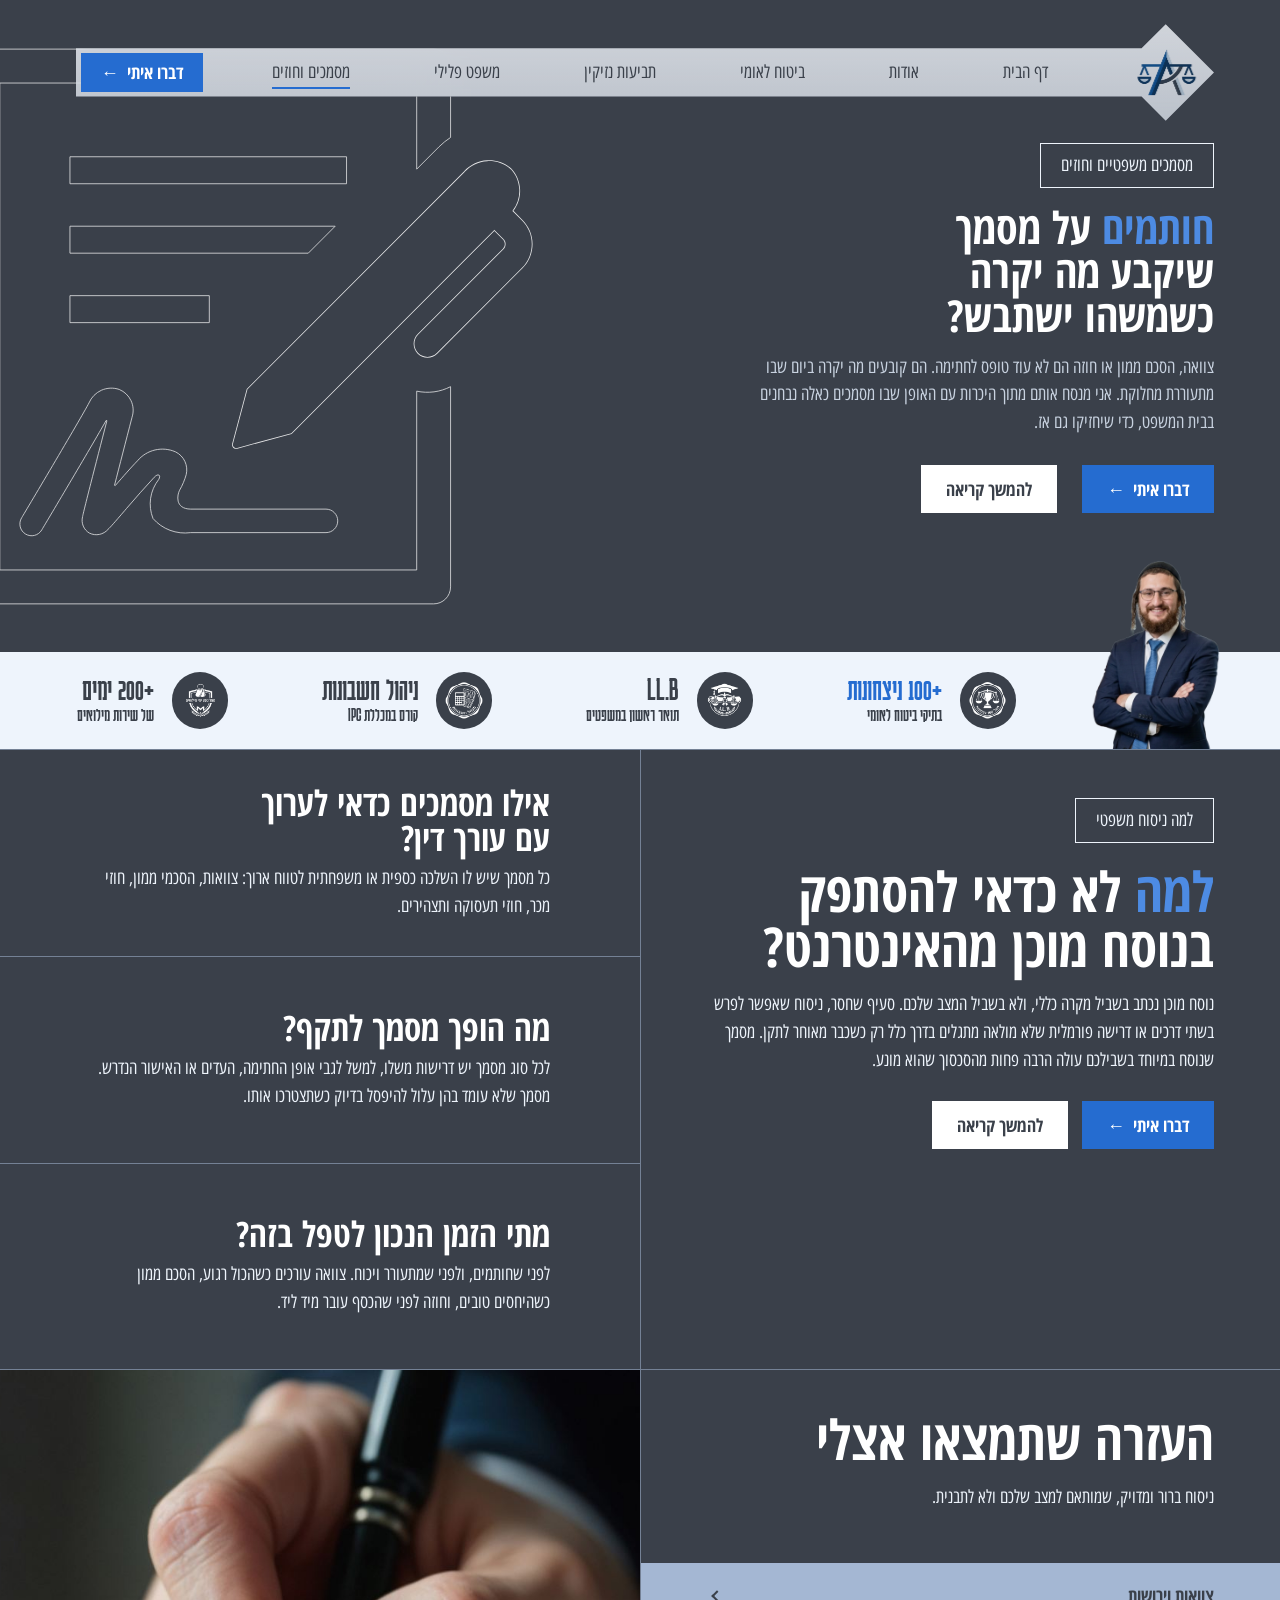
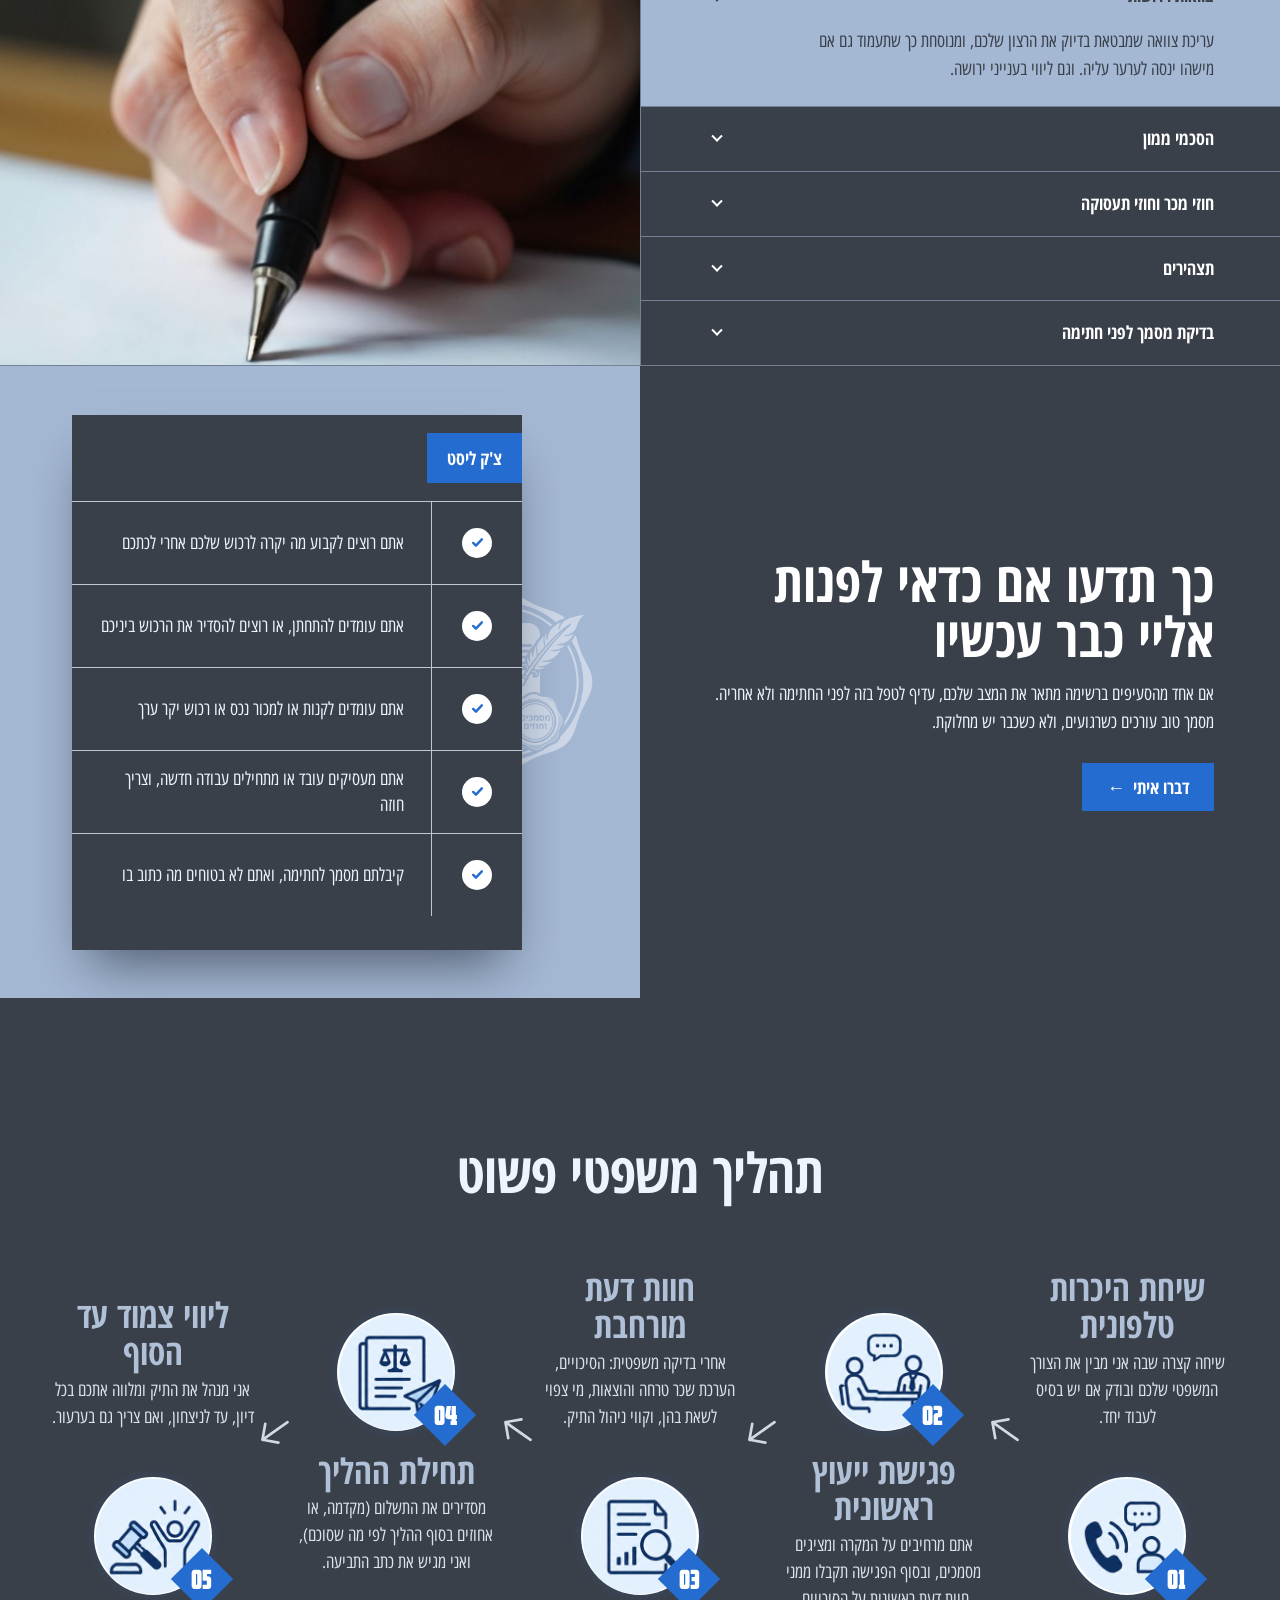
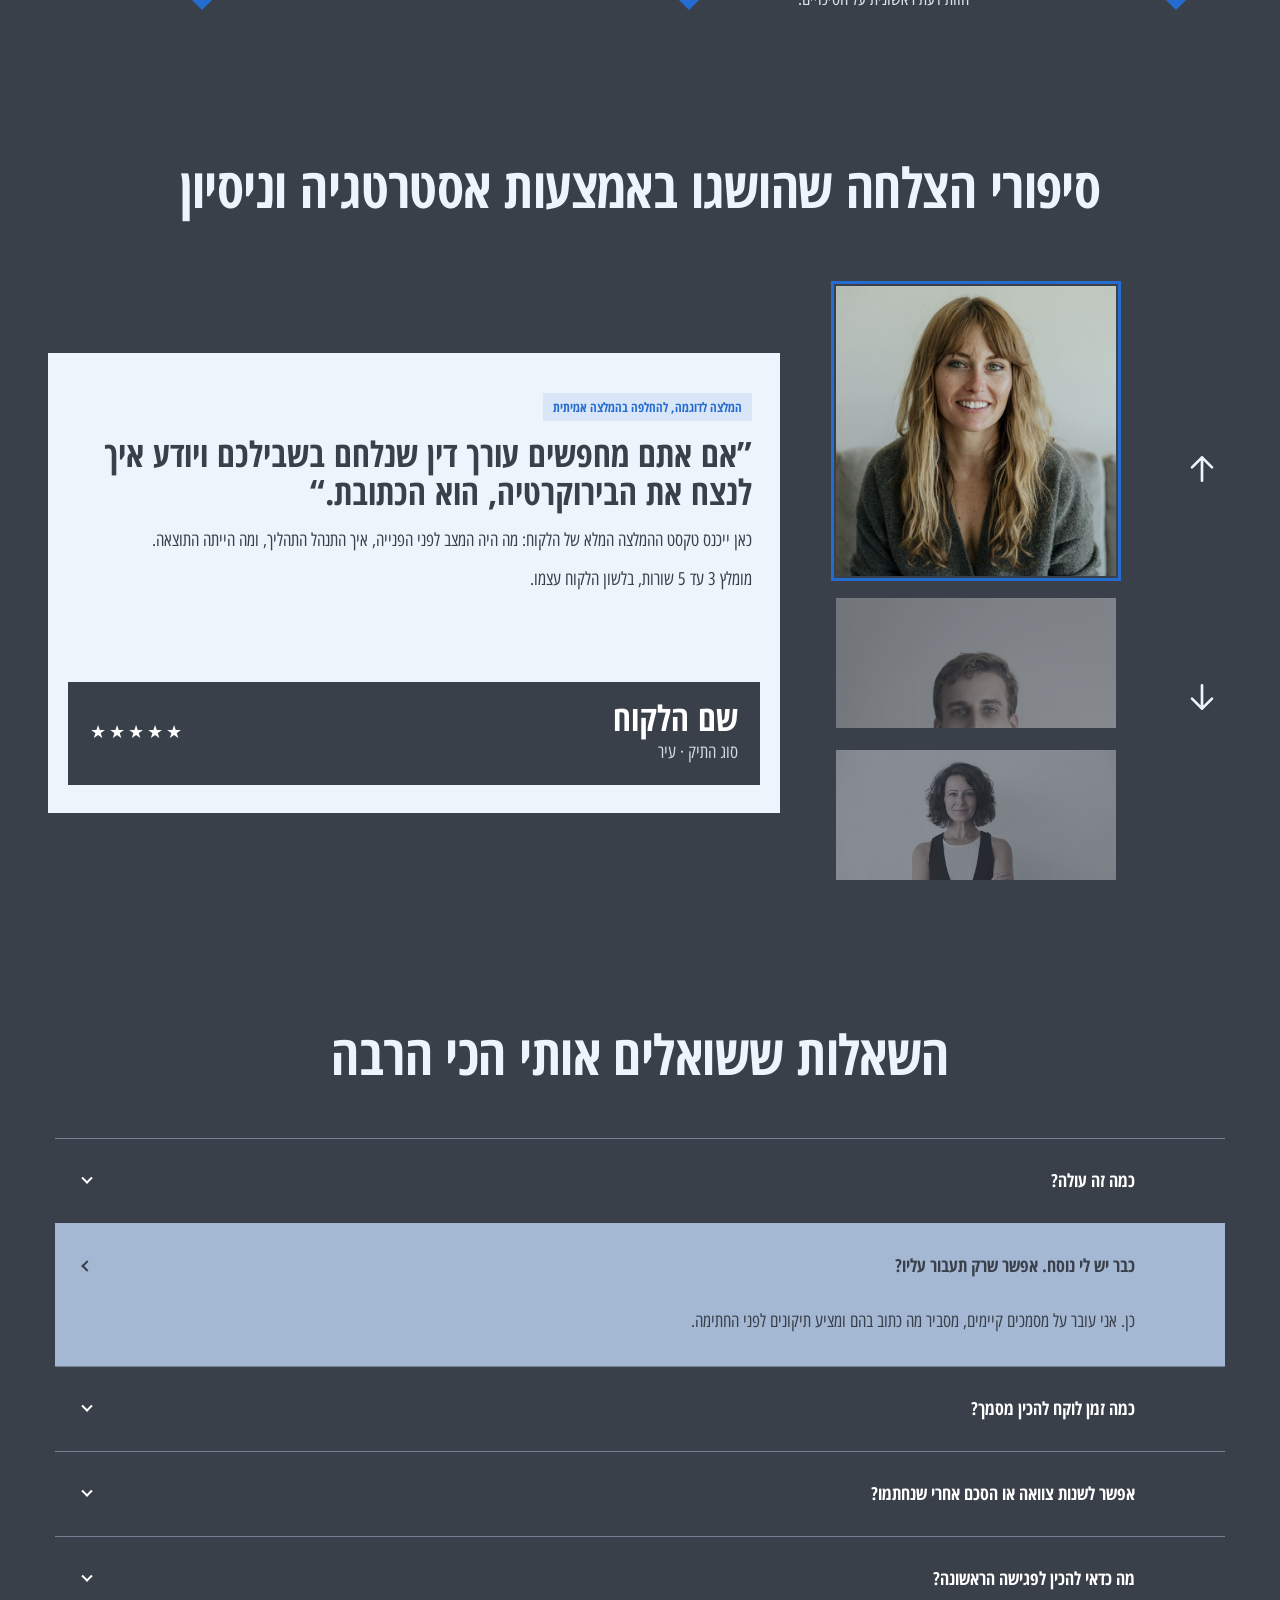
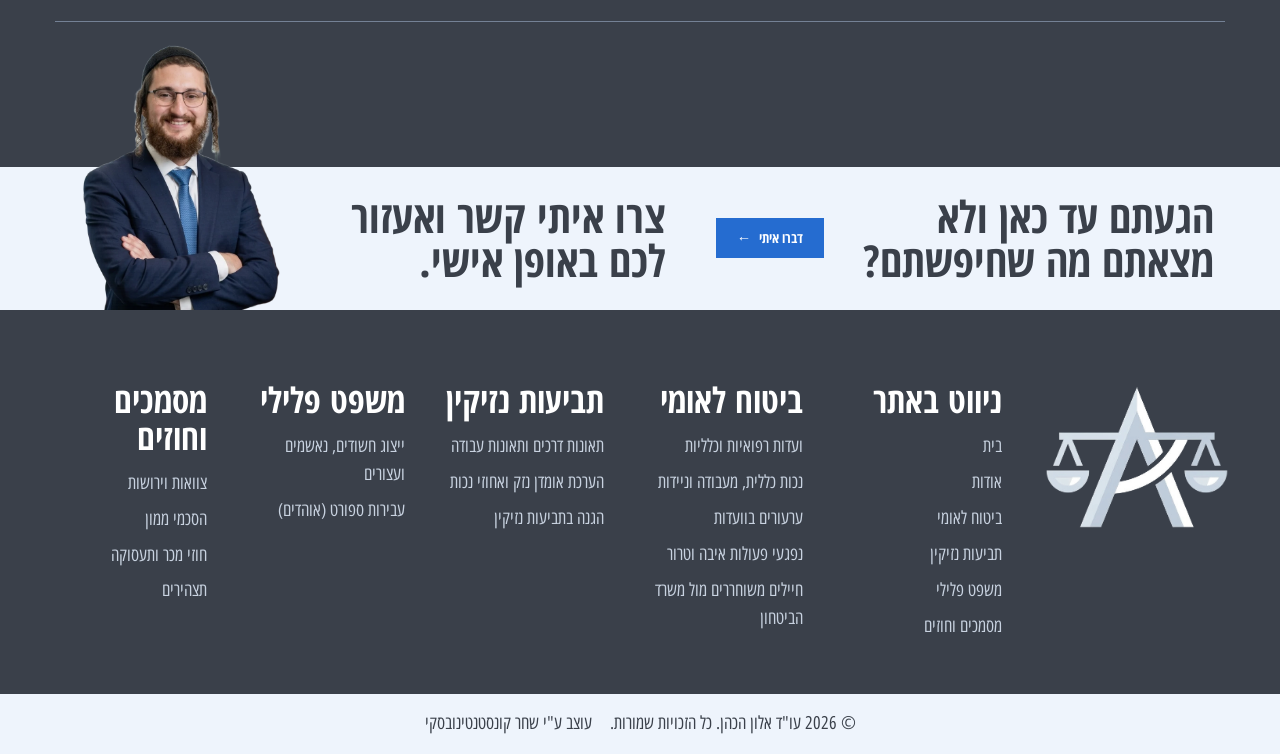
<file: mismachim.html>
<!doctype html>
<html lang="he" dir="rtl">
<head>
  <meta charset="utf-8">
  <meta name="viewport" content="width=device-width, initial-scale=1">
  <title>מסמכים וחוזים | עו"ד אלון הכהן</title>
  <meta name="description" content="ניסוח מסמכים משפטיים: צוואות וירושות, הסכמי ממון, חוזי מכר ותעסוקה ותצהירים. עו&quot;ד אלון הכהן.">
  <meta name="theme-color" content="#3A404A">
  <link rel="icon" href="assets/brand/logo-symbol.png">
  <link rel="preload" href="assets/fonts/Karantina-Regular.ttf" as="font" type="font/ttf" crossorigin>
  <link rel="preload" href="assets/fonts/OpenSansHebrewCondensed-Regular.woff" as="font" type="font/woff" crossorigin>
  <link rel="stylesheet" href="css/style.css">
  <script>document.documentElement.classList.add('js')</script>
</head>
<body>

<!-- SVG sprite -->
<svg width="0" height="0" style="position:absolute" aria-hidden="true">
  <symbol id="i-phone" viewBox="0 0 24 24"><path fill="none" stroke="currentColor" stroke-width="1.8" stroke-linecap="round" stroke-linejoin="round" d="M22 16.9v3a2 2 0 0 1-2.2 2 19.8 19.8 0 0 1-8.6-3.1 19.5 19.5 0 0 1-6-6A19.8 19.8 0 0 1 2.1 4.2 2 2 0 0 1 4.1 2h3a2 2 0 0 1 2 1.7c.1 1 .4 1.9.7 2.8a2 2 0 0 1-.5 2.1L8 9.9a16 16 0 0 0 6 6l1.3-1.3a2 2 0 0 1 2.1-.4c.9.3 1.8.6 2.8.7a2 2 0 0 1 1.7 2z"/></symbol>
  <symbol id="i-arrow" viewBox="0 0 24 24"><path fill="none" stroke="currentColor" stroke-width="1.6" stroke-linecap="round" stroke-linejoin="round" d="M19 12H5m6-6-6 6 6 6"/></symbol>
</svg>

<a class="sr-only" href="#main">דילוג לתוכן</a>

<!-- =========================================================
     1. HEADER (identical to the home page; links point back to it)
     ========================================================= -->
<header class="site-header" id="top">
  <div class="container">
    <div class="nav-bar">
      <a class="brand" href="index.html" aria-label='עו"ד אלון הכהן, לדף הבית'>
        <span class="brand__mark"><img src="assets/brand/logo-symbol.png" alt="" width="600" height="476"></span>
        <span class="brand__text"><span class="brand__name">אלון הכהן</span><span class="brand__role">עורך דין</span></span>
      </a>

      <nav class="nav" aria-label="ניווט ראשי">
        <ul class="nav__list">
          <li><a class="nav__link" href="index.html">דף הבית</a></li>
          <li><a class="nav__link" href="about.html">אודות</a></li>
          <li><a class="nav__link" href="bituach-leumi.html">ביטוח לאומי</a></li>
          <li><a class="nav__link" href="nezikin.html">תביעות נזיקין</a></li>
          <li><a class="nav__link" href="mishpat-plili.html">משפט פלילי</a></li>
          <li><a class="nav__link" href="mismachim.html" aria-current="page">מסמכים וחוזים</a></li>
        </ul>
      </nav>

      <a class="btn btn--primary header-cta" href="https://wa.me/972542147520" target="_blank" rel="noopener">דברו איתי <span class="arrow">←</span></a>

      <button class="menu-toggle" type="button" aria-expanded="false" aria-controls="mobile-nav" aria-label="פתיחת תפריט">
        <span></span>
      </button>
    </div>
  </div>
</header>

<div class="mobile-nav" id="mobile-nav" aria-label="תפריט נייד">
  <a class="mobile-nav__link" href="index.html">דף הבית</a>
  <a class="mobile-nav__link" href="about.html">אודות</a>
  <a class="mobile-nav__link" href="bituach-leumi.html">ביטוח לאומי</a>
  <a class="mobile-nav__link" href="nezikin.html">תביעות נזיקין</a>
  <a class="mobile-nav__link" href="mishpat-plili.html">משפט פלילי</a>
  <a class="mobile-nav__link" href="mismachim.html">מסמכים וחוזים</a>
  <a class="btn btn--primary" href="https://wa.me/972542147520" target="_blank" rel="noopener">דברו איתי <span class="arrow">←</span></a>
</div>

<main id="main">

<!-- =========================================================
     2. SERVICE HERO
     ========================================================= -->
<section class="sv-hero" aria-labelledby="sv-title">
  <!-- decorative line art exported from Figma (1590-wide frame): natural size, flush with the frame's left edge -->
  <img class="sv-hero__art" src="assets/art/art-mismachim.svg" alt="" width="690" height="776" style="--art-w: 690; --art-top: 18">

  <div class="sv-hero__inner">
    <div class="sv-hero__text">
      <span class="sv-tag">מסמכים משפטיים וחוזים</span>
      <h1 class="sv-hero__title" id="sv-title">
        <span><em>חותמים</em> על מסמך</span>
        <span>שיקבע מה יקרה</span>
        <span>כשמשהו ישתבש?</span>
      </h1>
      <p>צוואה, הסכם ממון או חוזה הם לא עוד טופס לחתימה. הם קובעים מה יקרה ביום שבו מתעוררת מחלוקת. אני מנסח אותם מתוך היכרות עם האופן שבו מסמכים כאלה נבחנים בבית המשפט, כדי שיחזיקו גם אז.</p>
      <div class="sv-actions">
        <a class="btn btn--primary" href="https://wa.me/972542147520" target="_blank" rel="noopener">דברו איתי <span class="arrow">←</span></a>
        <a class="btn btn--light" href="#intro">להמשך קריאה</a>
      </div>
    </div>

    <div class="sv-hero__figure" aria-hidden="true">
      <picture>
        <source srcset="assets/img/alon-cutout.webp" type="image/webp">
        <img src="assets/img/alon-cutout.png" alt="" width="588" height="1176">
      </picture>
    </div>

    <div class="ahero__stats sv-hero__stats">
      <div class="stat">
        <img class="stat__icon" src="assets/icons/wins.png" alt="" width="320" height="320">
        <div><span class="stat__num stat__num--accent">+100 ניצחונות</span><span class="stat__label">בתיקי ביטוח לאומי</span></div>
      </div>
      <div class="stat">
        <img class="stat__icon" src="assets/icons/llb.png" alt="" width="320" height="320">
        <div><span class="stat__num">LL.B</span><span class="stat__label">תואר ראשון במשפטים</span></div>
      </div>
      <div class="stat">
        <img class="stat__icon" src="assets/icons/cheshbonot.png" alt="" width="320" height="320">
        <div><span class="stat__num">ניהול חשבונות</span><span class="stat__label">קורס במכללת IPC</span></div>
      </div>
      <div class="stat">
        <img class="stat__icon" src="assets/icons/miluim.png" alt="" width="320" height="320">
        <div><span class="stat__num">+200 ימים</span><span class="stat__label">של שירות מילואים</span></div>
      </div>
    </div>
  </div>
</section>

<!-- =========================================================
     3. INTRO: why (right) + three questions (left)
     ========================================================= -->
<section class="sv-split" id="intro" aria-labelledby="intro-title">
  <div class="sv-split__main">
    <span class="sv-tag">למה ניסוח משפטי</span>
    <h2 class="sv-title" id="intro-title"><em>למה</em> לא כדאי להסתפק בנוסח מוכן מהאינטרנט?</h2>
    <p>נוסח מוכן נכתב בשביל מקרה כללי, ולא בשביל המצב שלכם. סעיף שחסר, ניסוח שאפשר לפרש בשתי דרכים או דרישה פורמלית שלא מולאה מתגלים בדרך כלל רק כשכבר מאוחר לתקן. מסמך שנוסח במיוחד בשבילכם עולה הרבה פחות מהסכסוך שהוא מונע.</p>
    <div class="sv-actions">
      <a class="btn btn--primary" href="https://wa.me/972542147520" target="_blank" rel="noopener">דברו איתי <span class="arrow">←</span></a>
      <a class="btn btn--light" href="#help">להמשך קריאה</a>
    </div>
  </div>
  <div class="sv-split__side sv-qa">
    <article class="sv-qa__item">
      <h3>אילו מסמכים כדאי לערוך עם עורך דין?</h3>
      <p>כל מסמך שיש לו השלכה כספית או משפחתית לטווח ארוך: צוואות, הסכמי ממון, חוזי מכר, חוזי תעסוקה ותצהירים.</p>
    </article>
    <article class="sv-qa__item">
      <h3>מה הופך מסמך לתקף?</h3>
      <p>לכל סוג מסמך יש דרישות משלו, למשל לגבי אופן החתימה, העדים או האישור הנדרש. מסמך שלא עומד בהן עלול להיפסל בדיוק כשתצטרכו אותו.</p>
    </article>
    <article class="sv-qa__item">
      <h3>מתי הזמן הנכון לטפל בזה?</h3>
      <p>לפני שחותמים, ולפני שמתעורר ויכוח. צוואה עורכים כשהכול רגוע, הסכם ממון כשהיחסים טובים, וחוזה לפני שהכסף עובר מיד ליד.</p>
    </article>
  </div>
</section>

<!-- =========================================================
     4. WHAT I HANDLE: accordion (right) + picture (left)
     The ids match the footer links (mismachim.html#tzavaot …).
     ========================================================= -->
<section class="sv-split sv-split--help" id="help" aria-labelledby="help-title">
  <div class="sv-split__main sv-split__main--flush">
    <div class="sv-split__head">
      <h2 class="sv-title" id="help-title">העזרה שתמצאו אצלי</h2>
      <p>ניסוח ברור ומדויק, שמותאם למצב שלכם ולא לתבנית.</p>
    </div>
    <div class="acc">
      <details class="acc__item" name="help" id="tzavaot" open>
        <summary>צוואות וירושות</summary>
        <p>עריכת צוואה שמבטאת בדיוק את הרצון שלכם, ומנוסחת כך שתעמוד גם אם מישהו ינסה לערער עליה. וגם ליווי בענייני ירושה.</p>
      </details>
      <details class="acc__item" name="help" id="mamon">
        <summary>הסכמי ממון</summary>
        <p>הסכם שמסדיר מראש את חלוקת הרכוש בין בני זוג, בצורה הוגנת וברורה לשני הצדדים, וליווי עד לאישורו.</p>
      </details>
      <details class="acc__item" name="help" id="chozim">
        <summary>חוזי מכר וחוזי תעסוקה</summary>
        <p>ניסוח ובדיקה של חוזים לפני החתימה: מה אתם מתחייבים לתת, מה מגיע לכם, ומה קורה אם הצד השני לא עומד במילה שלו.</p>
      </details>
      <details class="acc__item" name="help" id="tatzhirim">
        <summary>תצהירים</summary>
        <p>ניסוח תצהירים להגשה לבית המשפט ולרשויות, מדויקים בעובדות ובלשון.</p>
      </details>
      <details class="acc__item" name="help" id="bdika">
        <summary>בדיקת מסמך לפני חתימה</summary>
        <p>קיבלתם חוזה או הסכם לחתימה? אני עובר עליו, מסביר מה כתוב בו באמת ומסמן מה כדאי לשנות לפני שחותמים.</p>
      </details>
    </div>
  </div>
  <div class="sv-split__side sv-split__side--img">
    <img src="assets/img/sv-sign.jpg" alt="יד חותמת בעט על מסמך" width="900" height="780" loading="lazy">
  </div>
</section>

<!-- =========================================================
     5. CHECKLIST
     ========================================================= -->
<section class="sv-split sv-split--check" aria-labelledby="check-title">
  <div class="sv-split__main">
    <h2 class="sv-title" id="check-title">כך תדעו אם כדאי לפנות אליי כבר עכשיו</h2>
    <p>אם אחד מהסעיפים ברשימה מתאר את המצב שלכם, עדיף לטפל בזה לפני החתימה ולא אחריה. מסמך טוב עורכים כשרגועים, ולא כשכבר יש מחלוקת.</p>
    <div class="sv-actions">
      <a class="btn btn--primary" href="https://wa.me/972542147520" target="_blank" rel="noopener">דברו איתי <span class="arrow">←</span></a>
    </div>
  </div>
  <div class="sv-split__side sv-check">
    <img class="sv-check__mark" src="assets/icons/mismachim.png" alt="" width="320" height="320" loading="lazy">
    <div class="sv-check__card">
      <span class="sv-check__tab">צ'ק ליסט</span>
      <ul>
        <li>אתם רוצים לקבוע מה יקרה לרכוש שלכם אחרי לכתכם</li>
        <li>אתם עומדים להתחתן, או רוצים להסדיר את הרכוש ביניכם</li>
        <li>אתם עומדים לקנות או למכור נכס או רכוש יקר ערך</li>
        <li>אתם מעסיקים עובד או מתחילים עבודה חדשה, וצריך חוזה</li>
        <li>קיבלתם מסמך לחתימה, ואתם לא בטוחים מה כתוב בו</li>
      </ul>
    </div>
  </div>
</section>

<!-- =========================================================
     6. PROCESS
     ========================================================= -->
<section class="section process" aria-labelledby="process-title">
  <div class="container">
    <h2 class="section-title section-title--center on-dark reveal" id="process-title">תהליך משפטי פשוט</h2>

    <ol class="process__list">
      <li class="step reveal">
        <div class="step__icon"><img src="assets/icons/step-1.png" alt="" width="240" height="240"><span class="step__num"><span>01</span></span></div>
        <div class="step__text">
          <h3>שיחת היכרות טלפונית</h3>
          <p>שיחה קצרה שבה אני מבין את הצורך המשפטי שלכם ובודק אם יש בסיס לעבוד יחד.</p>
        </div>
      </li>
      <li class="step reveal reveal-d1">
        <div class="step__icon"><img src="assets/icons/step-2.png" alt="" width="240" height="240"><span class="step__num"><span>02</span></span></div>
        <div class="step__text">
          <h3>פגישת ייעוץ ראשונית</h3>
          <p>אתם מרחיבים על המקרה ומציגים מסמכים, ובסוף הפגישה תקבלו ממני חוות דעת ראשונית על הסיכויים.</p>
        </div>
      </li>
      <li class="step reveal reveal-d2">
        <div class="step__icon"><img src="assets/icons/step-3.png" alt="" width="240" height="240"><span class="step__num"><span>03</span></span></div>
        <div class="step__text">
          <h3>חוות דעת מורחבת</h3>
          <p>אחרי בדיקה משפטית: הסיכויים, הערכת שכר טרחה והוצאות, מי צפוי לשאת בהן, וקווי ניהול התיק.</p>
        </div>
      </li>
      <li class="step reveal reveal-d3">
        <div class="step__icon"><img src="assets/icons/step-4.png" alt="" width="240" height="240"><span class="step__num"><span>04</span></span></div>
        <div class="step__text">
          <h3>תחילת ההליך</h3>
          <p>מסדירים את התשלום (מקדמה, או אחוזים בסוף ההליך לפי מה שסוכם), ואני מגיש את כתב התביעה.</p>
        </div>
      </li>
      <li class="step reveal reveal-d4">
        <div class="step__icon"><img src="assets/icons/step-5.png" alt="" width="240" height="240"><span class="step__num"><span>05</span></span></div>
        <div class="step__text">
          <h3>ליווי צמוד עד הסוף</h3>
          <p>אני מנהל את התיק ומלווה אתכם בכל דיון, עד לניצחון, ואם צריך גם בערעור.</p>
        </div>
      </li>
    </ol>
  </div>
</section>

<!-- =========================================================
     4. TESTIMONIALS (same as the home page; תוכן דמה, להחלפה בהמלצות אמיתיות)
     ========================================================= -->
<section class="section reviews" aria-labelledby="reviews-title">
  <div class="container">
    <h2 class="section-title section-title--center on-dark reveal" id="reviews-title">סיפורי הצלחה שהושגו באמצעות אסטרטגיה וניסיון</h2>

    <div class="reviews__wrap reveal" data-slider>
      <div class="review-card" aria-live="polite">
        <article class="review is-active" id="review-1">
          <span class="placeholder-flag">המלצה לדוגמה, להחלפה בהמלצה אמיתית</span>
          <p class="review__quote">”אם אתם מחפשים עורך דין שנלחם בשבילכם ויודע איך לנצח את הבירוקרטיה, הוא הכתובת.“</p>
          <div class="review__text">
            <p>כאן ייכנס טקסט ההמלצה המלא של הלקוח: מה היה המצב לפני הפנייה, איך התנהל התהליך, ומה הייתה התוצאה.</p>
            <p>מומלץ 3 עד 5 שורות, בלשון הלקוח עצמו.</p>
          </div>
          <div class="review__foot">
            <div><p class="review__name">שם הלקוח</p><p class="review__meta">סוג התיק · עיר</p></div>
            <span class="review__stars" aria-label="5 כוכבים">★★★★★</span>
          </div>
        </article>
        <article class="review" id="review-2">
          <span class="placeholder-flag">המלצה לדוגמה, להחלפה בהמלצה אמיתית</span>
          <p class="review__quote">”הוא הסביר לי מההתחלה מה הסיכויים, כמה זה יעלה ומה הולך לקרות. בלי הפתעות.“</p>
          <div class="review__text">
            <p>כאן ייכנס טקסט ההמלצה המלא של הלקוח: מה היה המצב לפני הפנייה, איך התנהל התהליך, ומה הייתה התוצאה.</p>
          </div>
          <div class="review__foot">
            <div><p class="review__name">שם הלקוח</p><p class="review__meta">סוג התיק · עיר</p></div>
            <span class="review__stars" aria-label="5 כוכבים">★★★★★</span>
          </div>
        </article>
        <article class="review" id="review-3">
          <span class="placeholder-flag">המלצה לדוגמה, להחלפה בהמלצה אמיתית</span>
          <p class="review__quote">”הרגשתי שיש לי לצידי מישהו שמכיר את השיטה מבפנים.“</p>
          <div class="review__text">
            <p>כאן ייכנס טקסט ההמלצה המלא של הלקוח: מה היה המצב לפני הפנייה, איך התנהל התהליך, ומה הייתה התוצאה.</p>
          </div>
          <div class="review__foot">
            <div><p class="review__name">שם הלקוח</p><p class="review__meta">סוג התיק · עיר</p></div>
            <span class="review__stars" aria-label="5 כוכבים">★★★★★</span>
          </div>
        </article>
      </div>

      <div class="reviews__people" role="tablist" aria-label="בחירת המלצה">
        <button class="person" role="tab" aria-selected="true" aria-controls="review-1"><img src="assets/img/ph-woman-1.jpg" alt="המלצה 1" loading="lazy" width="700" height="700"></button>
        <button class="person" role="tab" aria-selected="false" aria-controls="review-2"><img src="assets/img/ph-man-1.jpg" alt="המלצה 2" loading="lazy" width="700" height="1050"></button>
        <button class="person" role="tab" aria-selected="false" aria-controls="review-3"><img src="assets/img/ph-woman-2.jpg" alt="המלצה 3" loading="lazy" width="900" height="600"></button>
      </div>

      <div class="reviews__nav">
        <button class="prev" type="button" aria-label="ההמלצה הקודמת"><svg aria-hidden="true"><use href="#i-arrow"/></svg></button>
        <button class="next" type="button" aria-label="ההמלצה הבאה"><svg aria-hidden="true"><use href="#i-arrow"/></svg></button>
      </div>
    </div>
  </div>
</section>

<!-- =========================================================
     FAQ
     ========================================================= -->
<section class="faq" aria-labelledby="faq-title">
  <div class="container">
    <h2 class="section-title section-title--center on-dark reveal" id="faq-title">השאלות ששואלים אותי הכי הרבה</h2>
    <div class="acc acc--faq reveal">
      <details class="acc__item" name="faq">
        <summary>כמה זה עולה?</summary>
        <p>המחיר תלוי בסוג המסמך ובמורכבות שלו. אחרי שיחה קצרה שבה אבין מה אתם צריכים, תקבלו ממני הצעת מחיר ברורה מראש.</p>
      </details>
      <details class="acc__item" name="faq" open>
        <summary>כבר יש לי נוסח. אפשר שרק תעבור עליו?</summary>
        <p>כן. אני עובר על מסמכים קיימים, מסביר מה כתוב בהם ומציע תיקונים לפני החתימה.</p>
      </details>
      <details class="acc__item" name="faq">
        <summary>כמה זמן לוקח להכין מסמך?</summary>
        <p>זה תלוי במסמך. אחרי שאקבל מכם את כל הפרטים אוכל לומר לכם מראש מתי תקבלו טיוטה לעיון.</p>
      </details>
      <details class="acc__item" name="faq">
        <summary>אפשר לשנות צוואה או הסכם אחרי שנחתמו?</summary>
        <p>צוואה אפשר לשנות או לבטל, כל עוד עורכים את השינוי כנדרש. הסכם אפשר לשנות בהסכמת הצדדים, ובחלק מהמקרים נדרש לכך אישור.</p>
      </details>
      <details class="acc__item" name="faq">
        <summary>מה כדאי להכין לפגישה הראשונה?</summary>
        <p>פרטים מזהים של הצדדים, רשימה של הרכוש או הנושאים שהמסמך אמור להסדיר, וכל מסמך קודם שנוגע לעניין.</p>
      </details>
    </div>
  </div>
</section>

<!-- =========================================================
     5. CTA BAND (same as the home page)
     ========================================================= -->
<section class="cta" aria-labelledby="cta-title">
  <div class="cta__band">
    <div class="container">
      <div class="cta__inner">
        <h2 class="cta__title" id="cta-title">הגעתם עד כאן ולא<br>מצאתם מה שחיפשתם?</h2>
        <a class="btn btn--primary" href="https://wa.me/972542147520" target="_blank" rel="noopener">דברו איתי <span class="arrow">←</span></a>
        <p class="cta__sub">צרו איתי קשר ואעזור<br>לכם באופן אישי.</p>
        <div class="cta__figure" aria-hidden="true"><picture><source srcset="assets/img/alon-cutout.webp" type="image/webp"><img src="assets/img/alon-cutout.png" alt="" loading="lazy" width="588" height="1176"></picture></div>
      </div>
    </div>
  </div>
</section>

</main>

<!-- =========================================================
     6. FOOTER (identical to the home page)
     ========================================================= -->
<footer class="footer" id="contact">
  <div class="container">
    <div class="footer__grid">
      <div class="footer__brand">
        <img src="assets/brand/logo-symbol-silver.png" alt='לוגו עו"ד אלון הכהן' width="600" height="476" loading="lazy">
      </div>

      <nav class="footer__col" aria-label="ניווט באתר">
        <h3>ניווט באתר</h3>
        <ul>
          <li><a href="index.html">בית</a></li>
          <li><a href="about.html">אודות</a></li>
          <li><a href="bituach-leumi.html">ביטוח לאומי</a></li>
          <li><a href="nezikin.html">תביעות נזיקין</a></li>
          <li><a href="mishpat-plili.html">משפט פלילי</a></li>
          <li><a href="mismachim.html">מסמכים וחוזים</a></li>
        </ul>
      </nav>
      <div class="footer__col">
        <h3>ביטוח לאומי</h3>
        <ul>
          <li><a href="bituach-leumi.html#vaadot">ועדות רפואיות וכלליות</a></li>
          <li><a href="bituach-leumi.html#nechut">נכות כללית, מעבודה וניידות</a></li>
          <li><a href="bituach-leumi.html#ararim">ערעורים בוועדות</a></li>
          <li><a href="bituach-leumi.html#eiva">נפגעי פעולות איבה וטרור</a></li>
          <li><a href="bituach-leumi.html#chayalim">חיילים משוחררים מול משרד הביטחון</a></li>
        </ul>
      </div>
      <div class="footer__col">
        <h3>תביעות נזיקין</h3>
        <ul>
          <li><a href="nezikin.html#teunot">תאונות דרכים ותאונות עבודה</a></li>
          <li><a href="nezikin.html#omdan">הערכת אומדן נזק ואחוזי נכות</a></li>
          <li><a href="nezikin.html#hagana">הגנה בתביעות נזיקין</a></li>
        </ul>
      </div>
      <div class="footer__col">
        <h3>משפט פלילי</h3>
        <ul>
          <li><a href="mishpat-plili.html#yitzug">ייצוג חשודים, נאשמים ועצורים</a></li>
          <li><a href="mishpat-plili.html#sport">עבירות ספורט (אוהדים)</a></li>
        </ul>
      </div>
      <div class="footer__col">
        <h3>מסמכים וחוזים</h3>
        <ul>
          <li><a href="mismachim.html#tzavaot">צוואות וירושות</a></li>
          <li><a href="mismachim.html#mamon">הסכמי ממון</a></li>
          <li><a href="mismachim.html#chozim">חוזי מכר ותעסוקה</a></li>
          <li><a href="mismachim.html#tatzhirim">תצהירים</a></li>
        </ul>
      </div>

    </div>
  </div>

  <div class="footer__bottom">
    <div class="container">
      <span>© <span data-year>2026</span> עו"ד אלון הכהן. כל הזכויות שמורות.</span>
      <span>עוצב ע"י שחר קונסטנטינובסקי</span>
    </div>
  </div>
</footer>

<a class="fab" href="tel:+972542147520" aria-label="התקשרו עכשיו"><svg aria-hidden="true"><use href="#i-phone"/></svg></a>

<script src="js/main.js" defer></script>
</body>
</html>
</file>
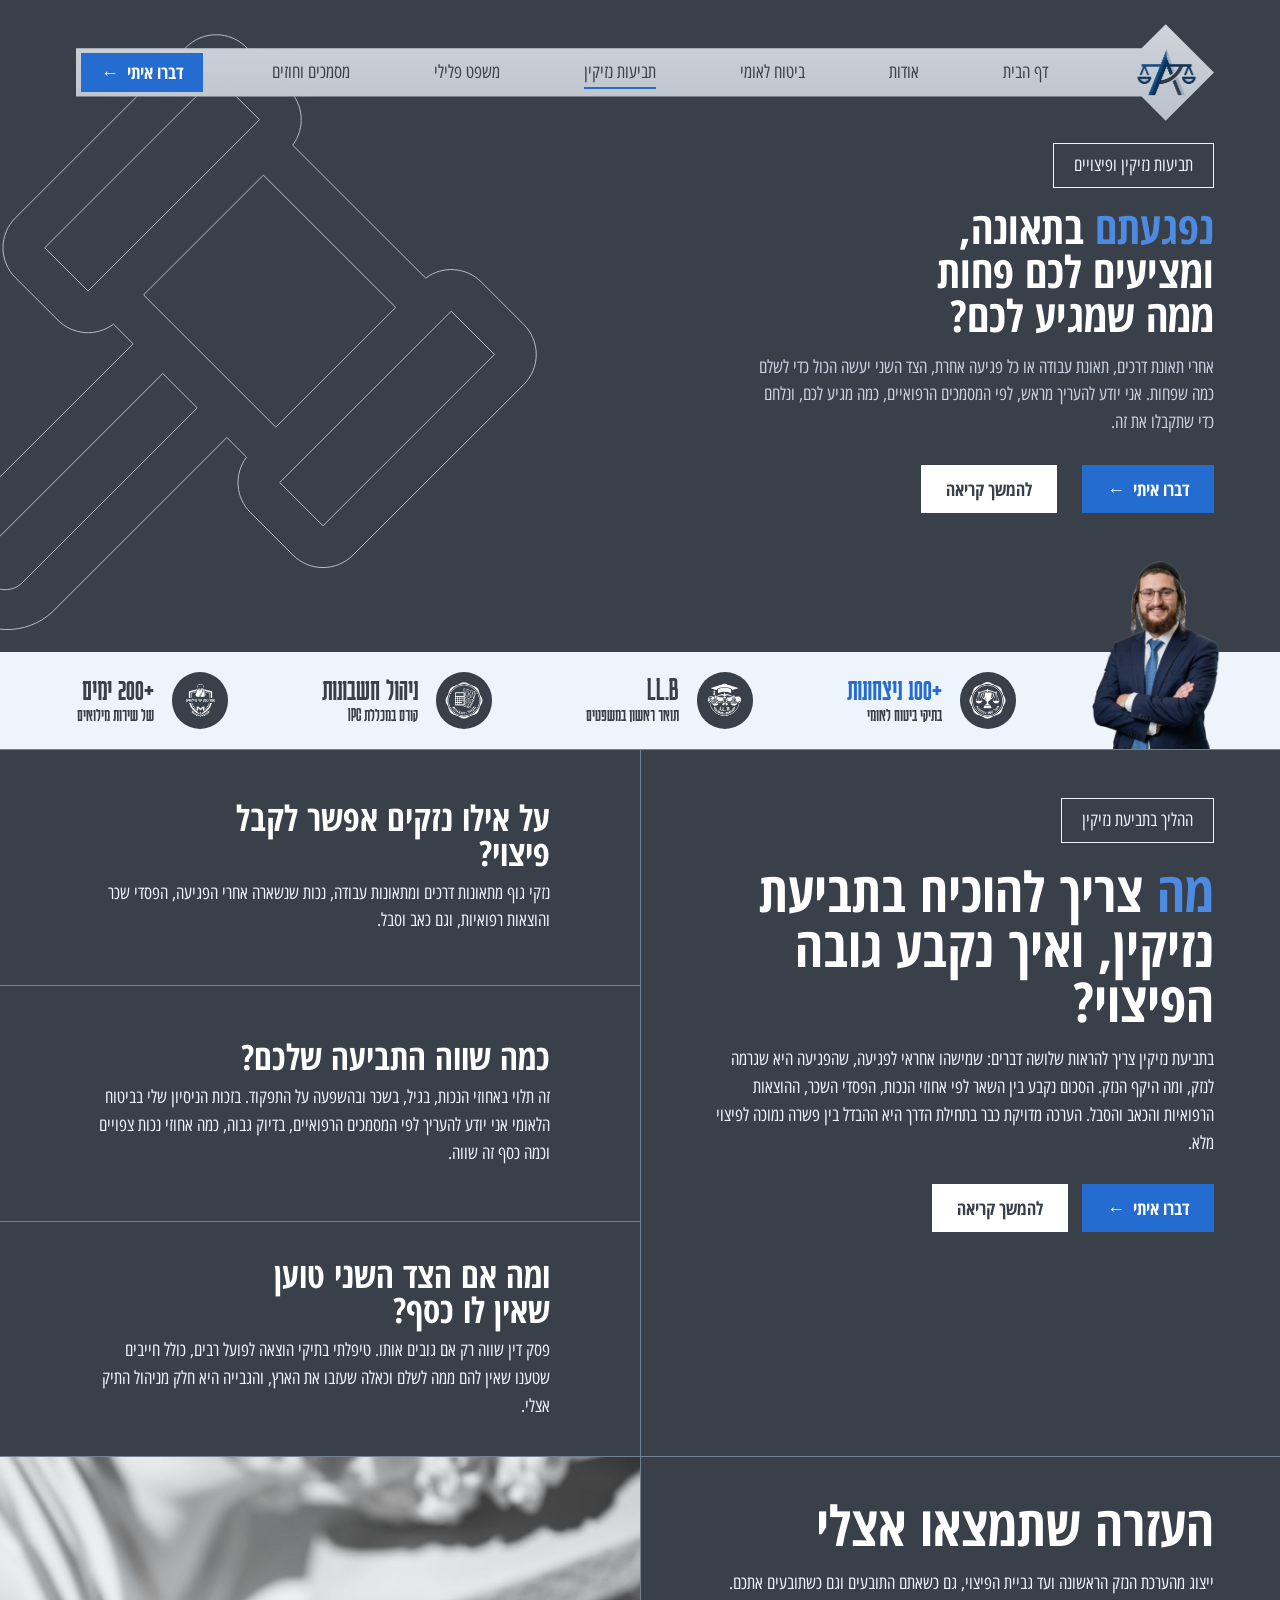
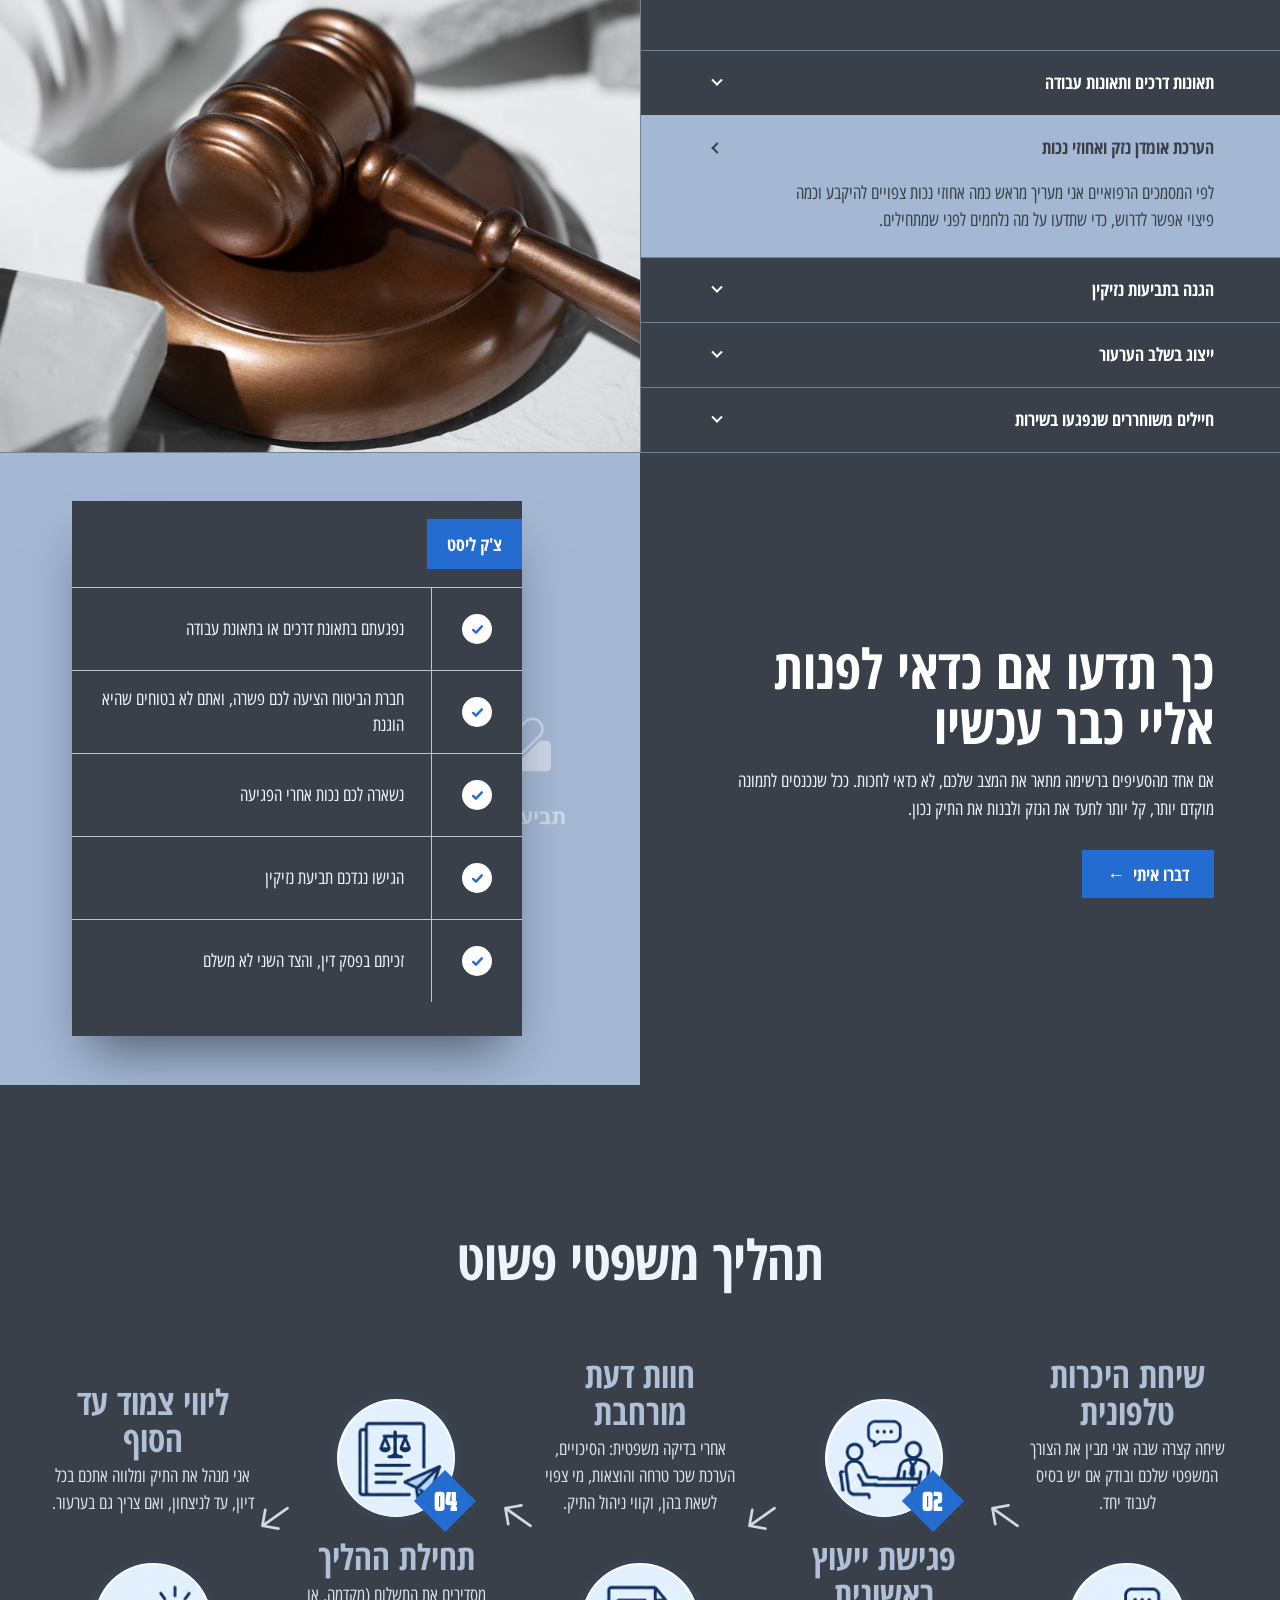
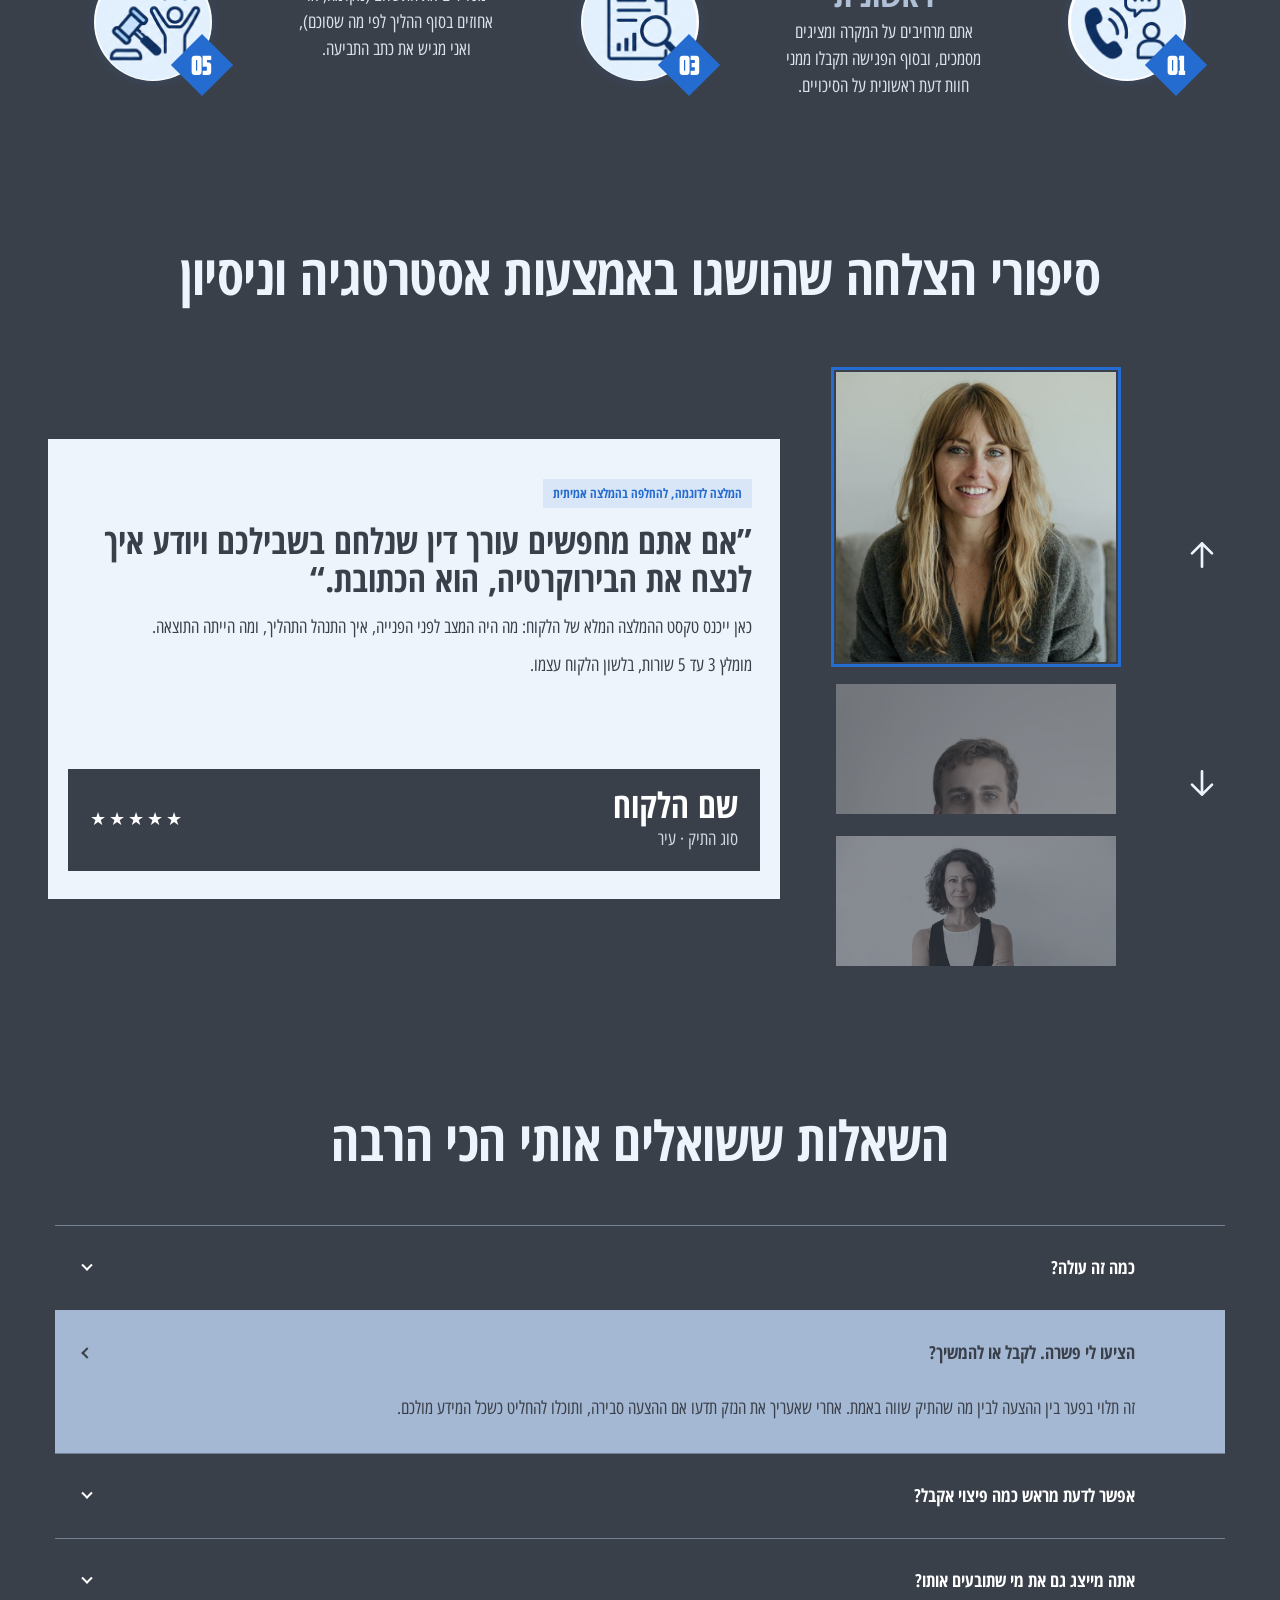
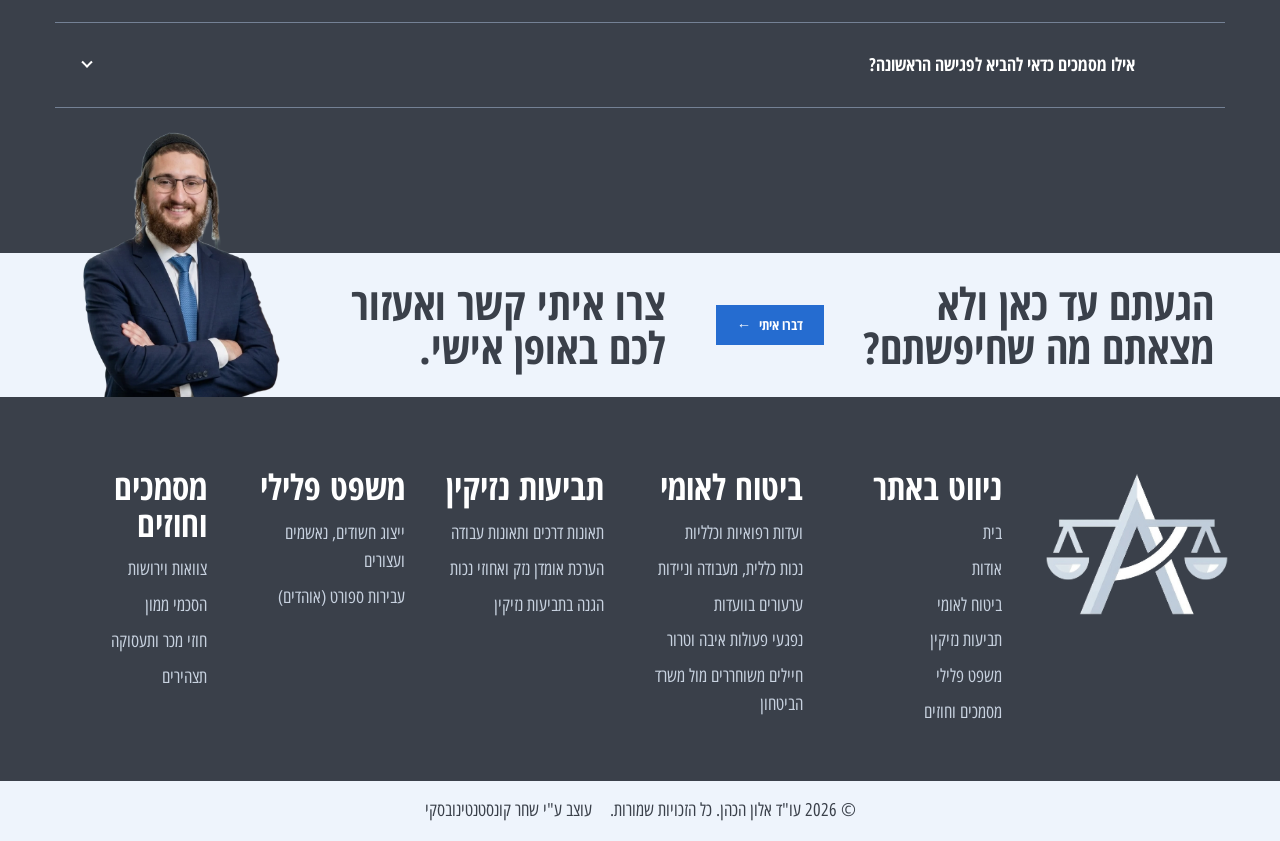
<file: nezikin.html>
<!doctype html>
<html lang="he" dir="rtl">
<head>
  <meta charset="utf-8">
  <meta name="viewport" content="width=device-width, initial-scale=1">
  <title>תביעות נזיקין | עו"ד אלון הכהן</title>
  <meta name="description" content="תביעות נזיקין ופיצויים: תאונות דרכים, תאונות עבודה, הערכת אומדן נזק ואחוזי נכות והגנה בתביעות נזיקין. עו&quot;ד אלון הכהן.">
  <meta name="theme-color" content="#3A404A">
  <link rel="icon" href="assets/brand/logo-symbol.png">
  <link rel="preload" href="assets/fonts/Karantina-Regular.ttf" as="font" type="font/ttf" crossorigin>
  <link rel="preload" href="assets/fonts/OpenSansHebrewCondensed-Regular.woff" as="font" type="font/woff" crossorigin>
  <link rel="stylesheet" href="css/style.css">
  <script>document.documentElement.classList.add('js')</script>
</head>
<body>

<!-- SVG sprite -->
<svg width="0" height="0" style="position:absolute" aria-hidden="true">
  <symbol id="i-phone" viewBox="0 0 24 24"><path fill="none" stroke="currentColor" stroke-width="1.8" stroke-linecap="round" stroke-linejoin="round" d="M22 16.9v3a2 2 0 0 1-2.2 2 19.8 19.8 0 0 1-8.6-3.1 19.5 19.5 0 0 1-6-6A19.8 19.8 0 0 1 2.1 4.2 2 2 0 0 1 4.1 2h3a2 2 0 0 1 2 1.7c.1 1 .4 1.9.7 2.8a2 2 0 0 1-.5 2.1L8 9.9a16 16 0 0 0 6 6l1.3-1.3a2 2 0 0 1 2.1-.4c.9.3 1.8.6 2.8.7a2 2 0 0 1 1.7 2z"/></symbol>
  <symbol id="i-arrow" viewBox="0 0 24 24"><path fill="none" stroke="currentColor" stroke-width="1.6" stroke-linecap="round" stroke-linejoin="round" d="M19 12H5m6-6-6 6 6 6"/></symbol>
</svg>

<a class="sr-only" href="#main">דילוג לתוכן</a>

<!-- =========================================================
     1. HEADER (identical to the home page; links point back to it)
     ========================================================= -->
<header class="site-header" id="top">
  <div class="container">
    <div class="nav-bar">
      <a class="brand" href="index.html" aria-label='עו"ד אלון הכהן, לדף הבית'>
        <span class="brand__mark"><img src="assets/brand/logo-symbol.png" alt="" width="600" height="476"></span>
        <span class="brand__text"><span class="brand__name">אלון הכהן</span><span class="brand__role">עורך דין</span></span>
      </a>

      <nav class="nav" aria-label="ניווט ראשי">
        <ul class="nav__list">
          <li><a class="nav__link" href="index.html">דף הבית</a></li>
          <li><a class="nav__link" href="about.html">אודות</a></li>
          <li><a class="nav__link" href="bituach-leumi.html">ביטוח לאומי</a></li>
          <li><a class="nav__link" href="nezikin.html" aria-current="page">תביעות נזיקין</a></li>
          <li><a class="nav__link" href="mishpat-plili.html">משפט פלילי</a></li>
          <li><a class="nav__link" href="mismachim.html">מסמכים וחוזים</a></li>
        </ul>
      </nav>

      <a class="btn btn--primary header-cta" href="https://wa.me/972542147520" target="_blank" rel="noopener">דברו איתי <span class="arrow">←</span></a>

      <button class="menu-toggle" type="button" aria-expanded="false" aria-controls="mobile-nav" aria-label="פתיחת תפריט">
        <span></span>
      </button>
    </div>
  </div>
</header>

<div class="mobile-nav" id="mobile-nav" aria-label="תפריט נייד">
  <a class="mobile-nav__link" href="index.html">דף הבית</a>
  <a class="mobile-nav__link" href="about.html">אודות</a>
  <a class="mobile-nav__link" href="bituach-leumi.html">ביטוח לאומי</a>
  <a class="mobile-nav__link" href="nezikin.html">תביעות נזיקין</a>
  <a class="mobile-nav__link" href="mishpat-plili.html">משפט פלילי</a>
  <a class="mobile-nav__link" href="mismachim.html">מסמכים וחוזים</a>
  <a class="btn btn--primary" href="https://wa.me/972542147520" target="_blank" rel="noopener">דברו איתי <span class="arrow">←</span></a>
</div>

<main id="main">

<!-- =========================================================
     2. SERVICE HERO
     ========================================================= -->
<section class="sv-hero" aria-labelledby="sv-title">
  <!-- decorative line art exported from Figma (1590-wide frame): natural size, flush with the frame's left edge -->
  <img class="sv-hero__art" src="assets/art/art-nezikin.svg" alt="" width="693" height="849" style="--art-w: 693; --art-top: 16">

  <div class="sv-hero__inner">
    <div class="sv-hero__text">
      <span class="sv-tag">תביעות נזיקין ופיצויים</span>
      <h1 class="sv-hero__title" id="sv-title">
        <span><em>נפגעתם</em> בתאונה,</span>
        <span>ומציעים לכם פחות</span>
        <span>ממה שמגיע לכם?</span>
      </h1>
      <p>אחרי תאונת דרכים, תאונת עבודה או כל פגיעה אחרת, הצד השני יעשה הכול כדי לשלם כמה שפחות. אני יודע להעריך מראש, לפי המסמכים הרפואיים, כמה מגיע לכם, ונלחם כדי שתקבלו את זה.</p>
      <div class="sv-actions">
        <a class="btn btn--primary" href="https://wa.me/972542147520" target="_blank" rel="noopener">דברו איתי <span class="arrow">←</span></a>
        <a class="btn btn--light" href="#intro">להמשך קריאה</a>
      </div>
    </div>

    <div class="sv-hero__figure" aria-hidden="true">
      <picture>
        <source srcset="assets/img/alon-cutout.webp" type="image/webp">
        <img src="assets/img/alon-cutout.png" alt="" width="588" height="1176">
      </picture>
    </div>

    <div class="ahero__stats sv-hero__stats">
      <div class="stat">
        <img class="stat__icon" src="assets/icons/wins.png" alt="" width="320" height="320">
        <div><span class="stat__num stat__num--accent">+100 ניצחונות</span><span class="stat__label">בתיקי ביטוח לאומי</span></div>
      </div>
      <div class="stat">
        <img class="stat__icon" src="assets/icons/llb.png" alt="" width="320" height="320">
        <div><span class="stat__num">LL.B</span><span class="stat__label">תואר ראשון במשפטים</span></div>
      </div>
      <div class="stat">
        <img class="stat__icon" src="assets/icons/cheshbonot.png" alt="" width="320" height="320">
        <div><span class="stat__num">ניהול חשבונות</span><span class="stat__label">קורס במכללת IPC</span></div>
      </div>
      <div class="stat">
        <img class="stat__icon" src="assets/icons/miluim.png" alt="" width="320" height="320">
        <div><span class="stat__num">+200 ימים</span><span class="stat__label">של שירות מילואים</span></div>
      </div>
    </div>
  </div>
</section>

<!-- =========================================================
     3. INTRO: the procedure (right) + three questions (left)
     ========================================================= -->
<section class="sv-split" id="intro" aria-labelledby="intro-title">
  <div class="sv-split__main">
    <span class="sv-tag">ההליך בתביעת נזיקין</span>
    <h2 class="sv-title" id="intro-title"><em>מה</em> צריך להוכיח בתביעת נזיקין, ואיך נקבע גובה הפיצוי?</h2>
    <p>בתביעת נזיקין צריך להראות שלושה דברים: שמישהו אחראי לפגיעה, שהפגיעה היא שגרמה לנזק, ומה היקף הנזק. הסכום נקבע בין השאר לפי אחוזי הנכות, הפסדי השכר, ההוצאות הרפואיות והכאב והסבל. הערכה מדויקת כבר בתחילת הדרך היא ההבדל בין פשרה נמוכה לפיצוי מלא.</p>
    <div class="sv-actions">
      <a class="btn btn--primary" href="https://wa.me/972542147520" target="_blank" rel="noopener">דברו איתי <span class="arrow">←</span></a>
      <a class="btn btn--light" href="#help">להמשך קריאה</a>
    </div>
  </div>
  <div class="sv-split__side sv-qa">
    <article class="sv-qa__item">
      <h3>על אילו נזקים אפשר לקבל פיצוי?</h3>
      <p>נזקי גוף מתאונות דרכים ומתאונות עבודה, נכות שנשארה אחרי הפגיעה, הפסדי שכר והוצאות רפואיות, וגם כאב וסבל.</p>
    </article>
    <article class="sv-qa__item">
      <h3>כמה שווה התביעה שלכם?</h3>
      <p>זה תלוי באחוזי הנכות, בגיל, בשכר ובהשפעה על התפקוד. בזכות הניסיון שלי בביטוח הלאומי אני יודע להעריך לפי המסמכים הרפואיים, בדיוק גבוה, כמה אחוזי נכות צפויים וכמה כסף זה שווה.</p>
    </article>
    <article class="sv-qa__item">
      <h3>ומה אם הצד השני טוען שאין לו כסף?</h3>
      <p>פסק דין שווה רק אם גובים אותו. טיפלתי בתיקי הוצאה לפועל רבים, כולל חייבים שטענו שאין להם ממה לשלם וכאלה שעזבו את הארץ, והגבייה היא חלק מניהול התיק אצלי.</p>
    </article>
  </div>
</section>

<!-- =========================================================
     4. WHAT I HANDLE: accordion (right) + picture (left)
     The ids match the footer links (nezikin.html#teunot …).
     ========================================================= -->
<section class="sv-split sv-split--help" id="help" aria-labelledby="help-title">
  <div class="sv-split__main sv-split__main--flush">
    <div class="sv-split__head">
      <h2 class="sv-title" id="help-title">העזרה שתמצאו אצלי</h2>
      <p>ייצוג מהערכת הנזק הראשונה ועד גביית הפיצוי, גם כשאתם התובעים וגם כשתובעים אתכם.</p>
    </div>
    <div class="acc">
      <details class="acc__item" name="help" id="teunot">
        <summary>תאונות דרכים ותאונות עבודה</summary>
        <p>ליווי מהיום שאחרי התאונה: איסוף המסמכים הרפואיים, הוכחת האחריות והנזק, וניהול התביעה מול חברות הביטוח והגורמים האחראים.</p>
      </details>
      <details class="acc__item" name="help" id="omdan" open>
        <summary>הערכת אומדן נזק ואחוזי נכות</summary>
        <p>לפי המסמכים הרפואיים אני מעריך מראש כמה אחוזי נכות צפויים להיקבע וכמה פיצוי אפשר לדרוש, כדי שתדעו על מה נלחמים לפני שמתחילים.</p>
      </details>
      <details class="acc__item" name="help" id="hagana">
        <summary>הגנה בתביעות נזיקין</summary>
        <p>הגישו נגדכם תביעת נזיקין? אני בוחן את שאלת האשמה, את הקשר הסיבתי ואת גובה הנזק הנטען, ובונה מולם קו הגנה.</p>
      </details>
      <details class="acc__item" name="help" id="irur">
        <summary>ייצוג בשלב הערעור</summary>
        <p>קיבלתם פסק דין שלא משקף את הנזק שנגרם לכם? אפשר לפנות אליי גם רק לצורך הערעור.</p>
      </details>
      <details class="acc__item" name="help" id="chayalim">
        <summary>חיילים משוחררים שנפגעו בשירות</summary>
        <p>ליווי חיילים משוחררים שנפגעו בזמן השירות ורוצים לתבוע פיצוי על הנזק שנגרם להם.</p>
      </details>
    </div>
  </div>
  <div class="sv-split__side sv-split__side--img">
    <img src="assets/img/sv-gavel.jpg" alt="פטיש שופט מונח על בסיס עץ" width="900" height="780" loading="lazy">
  </div>
</section>

<!-- =========================================================
     5. CHECKLIST
     ========================================================= -->
<section class="sv-split sv-split--check" aria-labelledby="check-title">
  <div class="sv-split__main">
    <h2 class="sv-title" id="check-title">כך תדעו אם כדאי לפנות אליי כבר עכשיו</h2>
    <p>אם אחד מהסעיפים ברשימה מתאר את המצב שלכם, לא כדאי לחכות. ככל שנכנסים לתמונה מוקדם יותר, קל יותר לתעד את הנזק ולבנות את התיק נכון.</p>
    <div class="sv-actions">
      <a class="btn btn--primary" href="https://wa.me/972542147520" target="_blank" rel="noopener">דברו איתי <span class="arrow">←</span></a>
    </div>
  </div>
  <div class="sv-split__side sv-check">
    <img class="sv-check__mark" src="assets/icons/nezikin.png" alt="" width="320" height="320" loading="lazy">
    <div class="sv-check__card">
      <span class="sv-check__tab">צ'ק ליסט</span>
      <ul>
        <li>נפגעתם בתאונת דרכים או בתאונת עבודה</li>
        <li>חברת הביטוח הציעה לכם פשרה, ואתם לא בטוחים שהיא הוגנת</li>
        <li>נשארה לכם נכות אחרי הפגיעה</li>
        <li>הגישו נגדכם תביעת נזיקין</li>
        <li>זכיתם בפסק דין, והצד השני לא משלם</li>
      </ul>
    </div>
  </div>
</section>

<!-- =========================================================
     6. PROCESS
     ========================================================= -->
<section class="section process" aria-labelledby="process-title">
  <div class="container">
    <h2 class="section-title section-title--center on-dark reveal" id="process-title">תהליך משפטי פשוט</h2>

    <ol class="process__list">
      <li class="step reveal">
        <div class="step__icon"><img src="assets/icons/step-1.png" alt="" width="240" height="240"><span class="step__num"><span>01</span></span></div>
        <div class="step__text">
          <h3>שיחת היכרות טלפונית</h3>
          <p>שיחה קצרה שבה אני מבין את הצורך המשפטי שלכם ובודק אם יש בסיס לעבוד יחד.</p>
        </div>
      </li>
      <li class="step reveal reveal-d1">
        <div class="step__icon"><img src="assets/icons/step-2.png" alt="" width="240" height="240"><span class="step__num"><span>02</span></span></div>
        <div class="step__text">
          <h3>פגישת ייעוץ ראשונית</h3>
          <p>אתם מרחיבים על המקרה ומציגים מסמכים, ובסוף הפגישה תקבלו ממני חוות דעת ראשונית על הסיכויים.</p>
        </div>
      </li>
      <li class="step reveal reveal-d2">
        <div class="step__icon"><img src="assets/icons/step-3.png" alt="" width="240" height="240"><span class="step__num"><span>03</span></span></div>
        <div class="step__text">
          <h3>חוות דעת מורחבת</h3>
          <p>אחרי בדיקה משפטית: הסיכויים, הערכת שכר טרחה והוצאות, מי צפוי לשאת בהן, וקווי ניהול התיק.</p>
        </div>
      </li>
      <li class="step reveal reveal-d3">
        <div class="step__icon"><img src="assets/icons/step-4.png" alt="" width="240" height="240"><span class="step__num"><span>04</span></span></div>
        <div class="step__text">
          <h3>תחילת ההליך</h3>
          <p>מסדירים את התשלום (מקדמה, או אחוזים בסוף ההליך לפי מה שסוכם), ואני מגיש את כתב התביעה.</p>
        </div>
      </li>
      <li class="step reveal reveal-d4">
        <div class="step__icon"><img src="assets/icons/step-5.png" alt="" width="240" height="240"><span class="step__num"><span>05</span></span></div>
        <div class="step__text">
          <h3>ליווי צמוד עד הסוף</h3>
          <p>אני מנהל את התיק ומלווה אתכם בכל דיון, עד לניצחון, ואם צריך גם בערעור.</p>
        </div>
      </li>
    </ol>
  </div>
</section>

<!-- =========================================================
     4. TESTIMONIALS (same as the home page; תוכן דמה, להחלפה בהמלצות אמיתיות)
     ========================================================= -->
<section class="section reviews" aria-labelledby="reviews-title">
  <div class="container">
    <h2 class="section-title section-title--center on-dark reveal" id="reviews-title">סיפורי הצלחה שהושגו באמצעות אסטרטגיה וניסיון</h2>

    <div class="reviews__wrap reveal" data-slider>
      <div class="review-card" aria-live="polite">
        <article class="review is-active" id="review-1">
          <span class="placeholder-flag">המלצה לדוגמה, להחלפה בהמלצה אמיתית</span>
          <p class="review__quote">”אם אתם מחפשים עורך דין שנלחם בשבילכם ויודע איך לנצח את הבירוקרטיה, הוא הכתובת.“</p>
          <div class="review__text">
            <p>כאן ייכנס טקסט ההמלצה המלא של הלקוח: מה היה המצב לפני הפנייה, איך התנהל התהליך, ומה הייתה התוצאה.</p>
            <p>מומלץ 3 עד 5 שורות, בלשון הלקוח עצמו.</p>
          </div>
          <div class="review__foot">
            <div><p class="review__name">שם הלקוח</p><p class="review__meta">סוג התיק · עיר</p></div>
            <span class="review__stars" aria-label="5 כוכבים">★★★★★</span>
          </div>
        </article>
        <article class="review" id="review-2">
          <span class="placeholder-flag">המלצה לדוגמה, להחלפה בהמלצה אמיתית</span>
          <p class="review__quote">”הוא הסביר לי מההתחלה מה הסיכויים, כמה זה יעלה ומה הולך לקרות. בלי הפתעות.“</p>
          <div class="review__text">
            <p>כאן ייכנס טקסט ההמלצה המלא של הלקוח: מה היה המצב לפני הפנייה, איך התנהל התהליך, ומה הייתה התוצאה.</p>
          </div>
          <div class="review__foot">
            <div><p class="review__name">שם הלקוח</p><p class="review__meta">סוג התיק · עיר</p></div>
            <span class="review__stars" aria-label="5 כוכבים">★★★★★</span>
          </div>
        </article>
        <article class="review" id="review-3">
          <span class="placeholder-flag">המלצה לדוגמה, להחלפה בהמלצה אמיתית</span>
          <p class="review__quote">”הרגשתי שיש לי לצידי מישהו שמכיר את השיטה מבפנים.“</p>
          <div class="review__text">
            <p>כאן ייכנס טקסט ההמלצה המלא של הלקוח: מה היה המצב לפני הפנייה, איך התנהל התהליך, ומה הייתה התוצאה.</p>
          </div>
          <div class="review__foot">
            <div><p class="review__name">שם הלקוח</p><p class="review__meta">סוג התיק · עיר</p></div>
            <span class="review__stars" aria-label="5 כוכבים">★★★★★</span>
          </div>
        </article>
      </div>

      <div class="reviews__people" role="tablist" aria-label="בחירת המלצה">
        <button class="person" role="tab" aria-selected="true" aria-controls="review-1"><img src="assets/img/ph-woman-1.jpg" alt="המלצה 1" loading="lazy" width="700" height="700"></button>
        <button class="person" role="tab" aria-selected="false" aria-controls="review-2"><img src="assets/img/ph-man-1.jpg" alt="המלצה 2" loading="lazy" width="700" height="1050"></button>
        <button class="person" role="tab" aria-selected="false" aria-controls="review-3"><img src="assets/img/ph-woman-2.jpg" alt="המלצה 3" loading="lazy" width="900" height="600"></button>
      </div>

      <div class="reviews__nav">
        <button class="prev" type="button" aria-label="ההמלצה הקודמת"><svg aria-hidden="true"><use href="#i-arrow"/></svg></button>
        <button class="next" type="button" aria-label="ההמלצה הבאה"><svg aria-hidden="true"><use href="#i-arrow"/></svg></button>
      </div>
    </div>
  </div>
</section>

<!-- =========================================================
     FAQ
     ========================================================= -->
<section class="faq" aria-labelledby="faq-title">
  <div class="container">
    <h2 class="section-title section-title--center on-dark reveal" id="faq-title">השאלות ששואלים אותי הכי הרבה</h2>
    <div class="acc acc--faq reveal">
      <details class="acc__item" name="faq">
        <summary>כמה זה עולה?</summary>
        <p>אחרי פגישת הייעוץ הראשונית תקבלו ממני חוות דעת מורחבת, ובה הערכה של שכר הטרחה ושל הוצאות ההליך. התשלום הוא מקדמה, או אחוזים מהתוצאה אם סיכמנו כך מראש.</p>
      </details>
      <details class="acc__item" name="faq" open>
        <summary>הציעו לי פשרה. לקבל או להמשיך?</summary>
        <p>זה תלוי בפער בין ההצעה לבין מה שהתיק שווה באמת. אחרי שאעריך את הנזק תדעו אם ההצעה סבירה, ותוכלו להחליט כשכל המידע מולכם.</p>
      </details>
      <details class="acc__item" name="faq">
        <summary>אפשר לדעת מראש כמה פיצוי אקבל?</summary>
        <p>אפשר להעריך. לפי המסמכים הרפואיים אני נותן הערכה של אחוזי הנכות ושל היקף הפיצוי, ובחוות הדעת המורחבת גם הערכה של הסיכויים ושל הוצאות ההליך.</p>
      </details>
      <details class="acc__item" name="faq">
        <summary>אתה מייצג גם את מי שתובעים אותו?</summary>
        <p>כן. אני מייצג גם בהגנה מפני תביעות נזיקין, כולל בשלב הערעור.</p>
      </details>
      <details class="acc__item" name="faq">
        <summary>אילו מסמכים כדאי להביא לפגישה הראשונה?</summary>
        <p>מסמכים רפואיים, אישורים על ימי מחלה ועל הפסדי שכר, דוח משטרה או דוח תאונה אם יש, וכל מכתב שקיבלתם מחברת הביטוח.</p>
      </details>
    </div>
  </div>
</section>

<!-- =========================================================
     5. CTA BAND (same as the home page)
     ========================================================= -->
<section class="cta" aria-labelledby="cta-title">
  <div class="cta__band">
    <div class="container">
      <div class="cta__inner">
        <h2 class="cta__title" id="cta-title">הגעתם עד כאן ולא<br>מצאתם מה שחיפשתם?</h2>
        <a class="btn btn--primary" href="https://wa.me/972542147520" target="_blank" rel="noopener">דברו איתי <span class="arrow">←</span></a>
        <p class="cta__sub">צרו איתי קשר ואעזור<br>לכם באופן אישי.</p>
        <div class="cta__figure" aria-hidden="true"><picture><source srcset="assets/img/alon-cutout.webp" type="image/webp"><img src="assets/img/alon-cutout.png" alt="" loading="lazy" width="588" height="1176"></picture></div>
      </div>
    </div>
  </div>
</section>

</main>

<!-- =========================================================
     6. FOOTER (identical to the home page)
     ========================================================= -->
<footer class="footer" id="contact">
  <div class="container">
    <div class="footer__grid">
      <div class="footer__brand">
        <img src="assets/brand/logo-symbol-silver.png" alt='לוגו עו"ד אלון הכהן' width="600" height="476" loading="lazy">
      </div>

      <nav class="footer__col" aria-label="ניווט באתר">
        <h3>ניווט באתר</h3>
        <ul>
          <li><a href="index.html">בית</a></li>
          <li><a href="about.html">אודות</a></li>
          <li><a href="bituach-leumi.html">ביטוח לאומי</a></li>
          <li><a href="nezikin.html">תביעות נזיקין</a></li>
          <li><a href="mishpat-plili.html">משפט פלילי</a></li>
          <li><a href="mismachim.html">מסמכים וחוזים</a></li>
        </ul>
      </nav>
      <div class="footer__col">
        <h3>ביטוח לאומי</h3>
        <ul>
          <li><a href="bituach-leumi.html#vaadot">ועדות רפואיות וכלליות</a></li>
          <li><a href="bituach-leumi.html#nechut">נכות כללית, מעבודה וניידות</a></li>
          <li><a href="bituach-leumi.html#ararim">ערעורים בוועדות</a></li>
          <li><a href="bituach-leumi.html#eiva">נפגעי פעולות איבה וטרור</a></li>
          <li><a href="bituach-leumi.html#chayalim">חיילים משוחררים מול משרד הביטחון</a></li>
        </ul>
      </div>
      <div class="footer__col">
        <h3>תביעות נזיקין</h3>
        <ul>
          <li><a href="nezikin.html#teunot">תאונות דרכים ותאונות עבודה</a></li>
          <li><a href="nezikin.html#omdan">הערכת אומדן נזק ואחוזי נכות</a></li>
          <li><a href="nezikin.html#hagana">הגנה בתביעות נזיקין</a></li>
        </ul>
      </div>
      <div class="footer__col">
        <h3>משפט פלילי</h3>
        <ul>
          <li><a href="mishpat-plili.html#yitzug">ייצוג חשודים, נאשמים ועצורים</a></li>
          <li><a href="mishpat-plili.html#sport">עבירות ספורט (אוהדים)</a></li>
        </ul>
      </div>
      <div class="footer__col">
        <h3>מסמכים וחוזים</h3>
        <ul>
          <li><a href="mismachim.html#tzavaot">צוואות וירושות</a></li>
          <li><a href="mismachim.html#mamon">הסכמי ממון</a></li>
          <li><a href="mismachim.html#chozim">חוזי מכר ותעסוקה</a></li>
          <li><a href="mismachim.html#tatzhirim">תצהירים</a></li>
        </ul>
      </div>

    </div>
  </div>

  <div class="footer__bottom">
    <div class="container">
      <span>© <span data-year>2026</span> עו"ד אלון הכהן. כל הזכויות שמורות.</span>
      <span>עוצב ע"י שחר קונסטנטינובסקי</span>
    </div>
  </div>
</footer>

<a class="fab" href="tel:+972542147520" aria-label="התקשרו עכשיו"><svg aria-hidden="true"><use href="#i-phone"/></svg></a>

<script src="js/main.js" defer></script>
</body>
</html>
</file>
<file: css/style.css>
/* =========================================================
   עו"ד אלון הכהן · דף הבית
   ========================================================= */

/* ---------- Fonts ---------- */
@font-face { font-family: "Karantina"; src: url("../assets/fonts/Karantina-Regular.ttf") format("truetype"); font-weight: 400; font-display: swap; }
@font-face { font-family: "Karantina"; src: url("../assets/fonts/Karantina-Bold.ttf") format("truetype"); font-weight: 700; font-display: swap; }
@font-face { font-family: "OSH Condensed"; src: url("../assets/fonts/OpenSansHebrewCondensed-Light.woff") format("woff"); font-weight: 300; font-display: swap; }
@font-face { font-family: "OSH Condensed"; src: url("../assets/fonts/OpenSansHebrewCondensed-Regular.woff") format("woff"); font-weight: 400; font-display: swap; }
@font-face { font-family: "OSH Condensed"; src: url("../assets/fonts/OpenSansHebrewCondensed-Bold.woff") format("woff"); font-weight: 700; font-display: swap; }
@font-face { font-family: "OSH Condensed"; src: url("../assets/fonts/OpenSansHebrewCondensed-ExtraBold.woff") format("woff"); font-weight: 800; font-display: swap; }

/* ---------- Tokens (פלטת המותג) ---------- */
:root {
  --alice: #EEF4FC;
  --slate-100: #C8D2E0;
  --slate-200: #BCC9DC;
  --slate-300: #B0C0D7;
  --slate-400: #A4B7D3;
  --blue: #256CD0;
  --blue-dark: #1d58ab;
  --ink: #3A404A;
  --ink-deep: #313640;
  --ink-darker: #24282f; /* icon tiles: must read darker than the page background */
  --white: #fff;

  --f-display: "Karantina", "OSH Condensed", sans-serif;
  --f-body: "OSH Condensed", "Arial Narrow", Arial, sans-serif;

  --container: 1320px;
  --gutter: 16px;
  --section-y: 72px;
  /* Vertical rhythm (Figma @1590): 180px between sections, 90px between the practice-area cards.
     Scales with the screen width, down to 72 / 36px on phones. */
  --gap: clamp(72px, 11.32vw, 180px);
  --gap-half: calc(var(--gap) / 2);
  --header-h: 44px;                /* height of the floating bar (thin, like desktop) */
  --header-top: var(--header-h);   /* gap above the bar = the bar's own height, at every width (kept while scrolling) */
  --shadow: 0 18px 40px -18px rgba(20, 26, 36, .45);
  --ease: cubic-bezier(.2, .7, .2, 1);
}
@media (min-width: 640px) { :root { --gutter: 28px; --header-h: 52px; } }
@media (min-width: 1024px) { :root { --gutter: 48px; --section-y: 110px; } } /* desktop header sizes: see the Figma-frame block near the end */

/* ---------- Base ---------- */
*, *::before, *::after { box-sizing: border-box; }
html { scroll-behavior: smooth; scroll-padding-top: calc(var(--header-top) + var(--header-h) + 24px); -webkit-text-size-adjust: 100%; }
body {
  margin: 0;
  font-family: var(--f-body);
  font-weight: 400; /* Regular: the Light cut was hard to read at body size */
  font-size: 18px;
  line-height: 1.55;
  color: var(--ink);
  background: var(--ink);
  overflow-x: hidden;
}
img { display: block; max-width: 100%; height: auto; }
a { color: inherit; text-decoration: none; }
h1, h2, h3, h4, p, ul { margin: 0; }
ul { padding: 0; list-style: none; }
button { font: inherit; color: inherit; background: none; border: 0; cursor: pointer; padding: 0; }
:focus-visible { outline: 3px solid var(--blue); outline-offset: 3px; }
.sr-only { position: absolute; width: 1px; height: 1px; overflow: hidden; clip: rect(0 0 0 0); white-space: nowrap; }

.container { width: 100%; max-width: calc(var(--container) + var(--gutter) * 2); margin-inline: auto; padding-inline: var(--gutter); }
.section { padding-block: var(--section-y); }
.section-title {
  font-weight: 700;
  font-size: clamp(34px, 5vw, 56px);
  line-height: 1.05;
  letter-spacing: -.01em;
}
.section-title--center { text-align: center; }
.on-dark { color: var(--alice); }

/* ---------- Buttons ---------- */
.btn {
  --arrow-gap: 8px;
  display: inline-flex; align-items: center; justify-content: center; gap: var(--arrow-gap);
  min-height: 48px; padding: 10px 24px;
  font-family: var(--f-body); font-weight: 700; font-size: 17px; line-height: 1;
  border: 1.5px solid transparent;
  transition: background-color .25s var(--ease), color .25s var(--ease), border-color .25s var(--ease), transform .25s var(--ease);
  white-space: nowrap;
}
.btn .arrow { display: inline-block; transition: transform .25s var(--ease); }
.btn:hover .arrow { transform: translateX(-4px); }
.btn--primary { background: var(--blue); color: var(--white); }
.btn--primary:hover { background: var(--blue-dark); }
.btn--ghost { border-color: var(--ink); color: var(--ink); background: transparent; }
.btn--ghost:hover { background: var(--ink); color: var(--white); }
.btn--sm { min-height: 42px; padding: 8px 18px; font-size: 16px; }

/* =========================================================
   1. HEADER
   ========================================================= */
/* Floating header: no backdrop, same offset from the top before and after scrolling */
.site-header {
  position: fixed; inset-inline: 0; top: var(--header-top); z-index: 50;
  pointer-events: none; /* the transparent strip around the bar shouldn't block clicks */
}
.nav-bar {
  pointer-events: auto;
  position: relative;
  display: flex; align-items: center; justify-content: space-between; gap: 16px;
  height: var(--header-h);
  padding-inline: 0 8px;
  --mark: calc(var(--header-h) * 2);   /* diamond size */
  --over: calc(var(--mark) * .383);    /* how far the diamond sticks out past the bar's right edge */
}
/* Frosted glass. Bar + diamond are ONE shape (a clip-path on a single layer) so the blur is continuous and
   the two don't double up where they overlap. It lives on a pseudo-element because backdrop-filter on
   .nav-bar itself would stop anything inside it from blurring the page. */
.nav-bar::before {
  content: ""; position: absolute; z-index: -1;
  --a: calc((var(--mark) - var(--header-h)) / 2); /* diamond overhang above/below the bar */
  top: calc(var(--a) * -1); bottom: calc(var(--a) * -1); left: 0; right: calc(var(--over) * -1);
  background: linear-gradient(rgba(246, 249, 254, .8), rgba(238, 244, 252, .72));
  -webkit-backdrop-filter: blur(16px) saturate(1.25);
  backdrop-filter: blur(16px) saturate(1.25);
  clip-path: polygon(
    0 var(--a),
    calc(100% - var(--mark) / 2 - var(--a)) var(--a),
    calc(100% - var(--mark) / 2) 0,
    100% 50%,
    calc(100% - var(--mark) / 2) 100%,
    calc(100% - var(--mark) / 2 - var(--a)) calc(100% - var(--a)),
    0 calc(100% - var(--a))
  );
}

/* Same proportions as the desktop (Figma) header at every width: diamond = 2 × bar height and sits over
   the bar's right edge (46/120 of it sticks out), so the bar is inset from the screen edge to make room. */
.site-header > .container { padding-inline-start: calc(var(--header-h) * 2 * .383 + 8px); }
.brand { display: flex; align-items: center; gap: 4px; flex-shrink: 0; }
/* Diamond around the logo: same colour as the bar and overlapping its edge, so they read as one shape.
   inset = size × 0.1464 makes the rotated square's diagonal equal to the box size. */
.brand__mark { /* the logo's box; the diamond itself is drawn by .nav-bar::before */
  position: relative; width: var(--mark); height: var(--mark); flex-shrink: 0;
  margin-block: calc((var(--header-h) - var(--mark)) / 2);
  margin-inline-start: calc(var(--over) * -1);
  display: grid; place-items: center;
}
/* The A's dark tip renders ~1.2% of the diamond's width left of the diamond's top/bottom points
   (the pale right face of the tip is invisible on the light diamond) — shift it onto that vertical line. */
.brand__mark img { position: relative; width: calc(var(--mark) * .633); transform: translateX(calc(var(--mark) * .012)); }
.brand__text { display: flex; flex-direction: column; line-height: 1; }
.brand__name { font-weight: 800; font-size: 18px; color: var(--ink); }
.brand__role { font-weight: 400; font-size: 13px; color: var(--ink); opacity: .75; margin-top: 2px; }

.nav { display: none; }
.nav__list { display: flex; align-items: center; gap: clamp(14px, 2.4vw, 44px); }
.nav__link { position: relative; font-weight: 400; font-size: 17px; padding-block: 6px; color: var(--ink); }
.nav__link::after {
  content: ""; position: absolute; inset-inline: 0; bottom: 0; height: 2px; background: var(--blue);
  transform: scaleX(0); transform-origin: right; transition: transform .3s var(--ease);
}
.nav__link:hover::after, .nav__link[aria-current="page"]::after { transform: scaleX(1); }

.header-cta { display: none; }

.menu-toggle {
  width: 48px; height: var(--header-h); display: grid; place-items: center; color: var(--ink);
}
.menu-toggle span, .menu-toggle span::before, .menu-toggle span::after {
  display: block; width: 24px; height: 2px; background: currentColor; position: relative; transition: transform .3s var(--ease), background-color .3s;
}
.menu-toggle span::before, .menu-toggle span::after { content: ""; position: absolute; inset-inline-start: 0; }
.menu-toggle span::before { top: -7px; }
.menu-toggle span::after { top: 7px; }
.menu-open .menu-toggle span { background: transparent; }
.menu-open .menu-toggle span::before { transform: translateY(7px) rotate(45deg); }
.menu-open .menu-toggle span::after { transform: translateY(-7px) rotate(-45deg); }

/* Mobile drawer */
.mobile-nav {
  position: fixed; inset: 0; z-index: 40;
  background: var(--ink);
  padding: calc(var(--header-top) + var(--header-h) + 40px) var(--gutter) 32px;
  display: flex; flex-direction: column; gap: 28px;
  opacity: 0; visibility: hidden; transform: translateY(-12px);
  transition: opacity .3s var(--ease), transform .3s var(--ease), visibility 0s .3s;
  overflow-y: auto;
}
.menu-open .mobile-nav { opacity: 1; visibility: visible; transform: none; transition-delay: 0s; }
.mobile-nav a.mobile-nav__link {
  display: block; font-family: var(--f-display); font-size: 44px; line-height: 1.1; color: var(--alice);
  border-bottom: 1px solid rgba(238, 244, 252, .12); padding-bottom: 8px;
}
.mobile-nav .btn { align-self: flex-start; }
.menu-open { overflow: hidden; }

@media (min-width: 1100px) {
  .nav-bar { padding-inline: 0 0; }
  .brand__text { display: none; }
  .nav { display: block; flex: 1; }
  .nav__list { justify-content: space-evenly; }
  .header-cta { display: inline-flex; height: calc(var(--header-h) - 12px); margin-inline-end: 6px; }
  .menu-toggle, .mobile-nav { display: none; }
}

/* =========================================================
   2. HERO
   ========================================================= */
.hero {
  position: relative;
  background: var(--ink);
  color: var(--alice);
  overflow: hidden;
  padding-top: calc(var(--header-top) + var(--header-h) + 24px);
}
.hero::before { /* soft spotlight behind Alon */
  content: ""; position: absolute; inset: 0;
  background: radial-gradient(60% 55% at 50% 45%, rgba(164, 183, 211, .18), transparent 70%);
  pointer-events: none;
}
.hero__inner { position: relative; display: grid; }

.hero__title {
  position: relative; z-index: 1;
  font-family: var(--f-display); font-weight: 400;
  font-size: clamp(88px, 26vw, 140px);
  line-height: .82;
  text-align: center;
  color: var(--white);
  display: flex; flex-direction: column; align-items: center;
  margin-top: 8px;
}
.hero__title span { display: block; }

.hero__figure {
  position: relative; z-index: 2;
  width: min(86%, 360px);
  margin: -28px auto 0;
  aspect-ratio: 588 / 980;
}
.hero__figure img {
  position: absolute; inset: 0; width: 100%; height: 100%;
  object-fit: cover; object-position: top center;
}
.hero__figure::after { /* fades the cut photo into the next row on small screens */
  content: ""; position: absolute; inset-inline: -20%; bottom: 0; height: 30%;
  background: linear-gradient(to top, var(--ink) 10%, transparent);
}

.hero__pitch {
  position: relative; z-index: 3;
  font-weight: 700; font-size: clamp(32px, 8vw, 44px); line-height: 1.02;
  margin-top: -64px; text-align: center;
}
.hero__pitch em { font-style: normal; color: #4d8be3; }
.hero__pitch span { display: block; }

.hero__intro { position: relative; z-index: 3; margin-top: 22px; text-align: center; }
.hero__intro p { font-size: 18px; color: var(--slate-100); max-width: 34ch; margin-inline: auto; }
.hero__intro strong { color: var(--white); font-weight: 700; }
.hero__intro .btn { margin-top: 22px; }

.hero__quick { display: none; }

.hero__stats {
  position: relative; z-index: 3;
  display: grid; grid-template-columns: 1fr 1fr; gap: 22px 14px;
  margin-top: 44px; padding: 28px 0 40px;
  border-top: 1px solid rgba(238, 244, 252, .14);
}
.stat { display: flex; align-items: center; gap: 10px; }
.stat__icon { width: 48px; height: 48px; flex-shrink: 0; }
.stat__num { display: block; white-space: nowrap; font-family: var(--f-display); font-weight: 400; font-size: 32px; line-height: .9; color: var(--white); }
.stat__num--accent { color: #4d8be3; }
.stat__label { display: block; white-space: nowrap; font-family: var(--f-display); font-size: 20px; line-height: 1; color: var(--slate-100); margin-top: 4px; }

@media (min-width: 640px) {
  .hero__stats { grid-template-columns: repeat(4, auto); justify-content: space-between; }
}

/* desktop hero layout: see "Desktop hero + header = scaled Figma frame" near the end of the file */
@media (max-width: 1023px) {
  .hero__stats .stat-group { display: contents; }
}

/* =========================================================
   3. ABOUT
   ========================================================= */
.about { background: var(--alice); position: relative; padding-bottom: 0; overflow: hidden; }
.about__grid { display: grid; gap: 40px; align-items: end; }
.about__title { color: var(--ink); max-width: 13ch; }
.about__body { margin-top: 22px; display: grid; gap: 14px; max-width: 54ch; font-size: 18px; }
.about__body strong { font-weight: 700; }
.about__cta { margin-top: 28px; justify-self: start; }

/* Photo: two registered layers of the same picture.
   .about__frame clips the background to the frame; .about__cut holds Alon cut out of that same picture and
   is clipped only at the bottom and on the left, so his head rises above the frame and his hand reaches
   out of it toward the text. All geometry is in % of the frame, so it scales with the frame. */
.about__media {
  /* Calibrated to the cut-out's bounds in the 1376×768 picture (head top y=60, hand tip x=1198):
     head rises ~40/463 above the frame, hand reaches ~95/751 past its right edge, picture still covers the bottom. */
  --img-w: 132%;     /* picture width relative to the frame */
  --img-x: -2.2%;    /* picture offset from the frame's left edge (% of frame width) */
  --img-y: -18%;     /* picture offset from the frame's top edge (% of frame height) */
  position: relative; aspect-ratio: 751 / 463;
  width: 86%; margin-inline-start: auto; /* phones: frame hugs the left so the hand has room on the right */
  margin-top: 9%;                        /* room for the head above the frame */
}
.about__frame, .about__cut { position: absolute; inset: 0; }
.about__frame { overflow: hidden; }
.about__cut { clip-path: inset(-100vh -100vw 0 0); pointer-events: none; }
.about__media img { position: absolute; left: var(--img-x); top: var(--img-y); width: var(--img-w); max-width: none; height: auto; }

@media (min-width: 1024px) {
  /* Figma @1590: section ≈ 590 tall; frame x 92 → 843, y 127 → bottom; text's right edge on the header-diamond line */
  .about { padding: 0; }
  .about > .container {
    max-width: calc(1590 * var(--uw));
    padding-inline: calc(128 * var(--uw) - 46 * var(--u)) calc(92 * var(--uw));
  }
  .about__grid { grid-template-columns: minmax(0, 1fr) calc(751 * var(--uw)); gap: calc(60 * var(--uw)); }
  .about__text {
    align-self: start; padding-block: calc(78 * var(--uw)) calc(44 * var(--uw));
    display: grid; grid-template-columns: minmax(0, 1fr); /* button under the text on narrow desktops */
  }
  .about__title { max-width: 7.6em; } /* breaks like Figma: "נעים להכיר, עו״ד אלון / הכהן." */
  .about__body { margin-top: 16px; gap: 10px; max-width: none; }
  .about__cta { margin-top: 22px; }
  .about__media { width: 100%; margin: calc(127 * var(--uw)) 0 0; align-self: end; }
}
@media (min-width: 1280px) {
  /* button beside the text (to its left, on the text's last line) — keeps the section short */
  .about__text { grid-template-columns: minmax(0, 1fr) auto; column-gap: calc(48 * var(--uw)); }
  .about__title { grid-column: 1 / -1; }
  .about__cta { margin: 0; align-self: end; }
}

/* =========================================================
   4. PRACTICE AREAS (cards)
   ========================================================= */
/* Dark sections each carry the gap on top only, so every section-to-section distance is exactly --gap */
.areas { background: var(--ink); padding-block: var(--gap) 0; }
.areas__grid {
  margin-top: 56px;
  display: grid; gap: 44px 20px;
  grid-template-columns: 1fr;
}
.area-card {
  position: relative; display: flex; flex-direction: column;
  padding: 58px 24px 26px;
  color: var(--ink);
  transition: transform .35s var(--ease), box-shadow .35s var(--ease);
}
.area-card:nth-child(1) { background: var(--slate-400); }
.area-card:nth-child(2) { background: var(--slate-300); }
.area-card:nth-child(3) { background: var(--slate-200); }
.area-card:nth-child(4) { background: var(--slate-100); }
.area-card:hover { transform: translateY(-6px); box-shadow: var(--shadow); }
.area-card__icon {
  position: absolute; top: -34px; inset-inline-end: 24px;
  width: 78px; height: 78px; background: var(--ink-darker); display: grid; place-items: center;
}
.area-card__icon img { width: 62px; }
.area-card h3 { font-weight: 700; font-size: 32px; line-height: 1.05; }
.area-card p { margin-top: 10px; font-size: 17px; line-height: 1.5; }
.area-card__more {
  margin-top: auto; padding-top: 18px; font-weight: 700; font-size: 16px; color: var(--ink);
  display: inline-flex; gap: 6px; align-items: center;
}
.area-card__more .arrow { transition: transform .25s var(--ease); }
.area-card:hover .area-card__more .arrow { transform: translateX(-4px); }

@media (min-width: 640px) { .areas__grid { grid-template-columns: 1fr 1fr; } }
@media (min-width: 1100px) {
  .areas__grid { grid-template-columns: repeat(4, 1fr); gap: 30px; margin-top: 90px; align-items: start; }
  .area-card { min-height: 300px; padding: 74px 30px 28px; }
  .area-card:nth-child(odd) { margin-top: 0; }
  .area-card:nth-child(even) { margin-top: 30px; }
  .area-card__icon { width: 90px; height: 90px; top: -45px; inset-inline-end: 30px; }
  .area-card__icon img { width: 72px; }
}

/* =========================================================
   5. SERVICE STRIPS
   ========================================================= */
.services { background: var(--ink); padding-block: var(--gap) 0; display: grid; gap: var(--gap-half); }
/* Outlined cards on the page background (instead of solid white panels): lower contrast, easier on the eyes.
   Soft Alice-blue frame + body text, pure white only for headings; body text is Regular (not Light)
   because thin strokes are harder to read light-on-dark. */
.strip { background: transparent; color: var(--alice); border: 1px solid var(--alice); display: grid; }
.strip__title, .strip__col h4 { color: var(--white); }
.strip__col p, .strip__col li { font-weight: 400; }
.strip .btn--ghost { border-color: var(--alice); color: var(--alice); }
.strip .btn--ghost:hover { background: var(--alice); color: var(--ink); }
@media (max-width: 1099px) { .services { padding-inline: var(--gutter); } } /* frame needs air from the screen edge */
.strip__media { position: relative; overflow: hidden; }
.strip__media img { width: 100%; height: 100%; aspect-ratio: 16 / 9; object-fit: cover; transition: transform .8s var(--ease); }
.strip:hover .strip__media img { transform: scale(1.04); }
.strip__body { padding: 30px var(--gutter) 34px; display: grid; gap: 26px; }
.strip__head { display: flex; flex-direction: column; gap: 22px; }
.strip__title { font-weight: 700; font-size: clamp(40px, 5vw, 60px); line-height: .95; }
.strip__tag { font-size: 15px; font-weight: 700; color: var(--blue); letter-spacing: .02em; }
.strip__actions { display: flex; flex-wrap: wrap; gap: 12px; }
.strip__cols { display: grid; gap: 22px; }
.strip__col h4 { font-weight: 700; font-size: 18px; line-height: 1.35; margin-bottom: 8px; }
.strip__col p { font-size: 17px; line-height: 1.55; }
.strip__col p + p { margin-top: 10px; }
.strip__col ul { display: grid; gap: 6px; }
.strip__col li { position: relative; padding-inline-start: 16px; font-size: 17px; line-height: 1.45; }
.strip__col li::before { content: ""; position: absolute; inset-inline-start: 0; top: .62em; width: 6px; height: 6px; background: #6ea3ee; transform: rotate(45deg); } /* lighter blue: visible on dark */
.strip__note { font-size: 16px; margin-top: 12px; font-style: italic; }

@media (min-width: 768px) {
  .strip__cols { grid-template-columns: 1fr 1fr; }
  .strip__cols .strip__col:first-child { grid-column: 1 / -1; }
}
@media (min-width: 1100px) {
  .services { grid-auto-rows: 1fr; } /* all four cards take the height of the tallest one */
  .strip { width: calc(100% - max(var(--gutter), (100vw - var(--container)) / 2 - 40px)); }
  .strip--a { margin-inline-end: auto; grid-template-columns: 1fr 300px; border-inline-start: 0; }   /* bleeds to the right (start): no frame line on the screen edge */
  .strip--b { margin-inline-start: auto; grid-template-columns: 300px 1fr; border-inline-end: 0; } /* bleeds to the left (end)  */
  .strip--a .strip__media { order: 2; }
  .strip__media img { aspect-ratio: auto; position: absolute; inset: 0; }
  .strip__body {
    grid-template-columns: 210px 1fr; gap: 40px;
    padding-block: 52px 46px;
  }
  .strip--a .strip__body { padding-inline: max(var(--gutter), (100vw - var(--container)) / 2) 44px; }
  .strip--b .strip__body { padding-inline: 44px max(var(--gutter), (100vw - var(--container)) / 2); }
  .strip__head { justify-content: space-between; }
  .strip__actions { flex-direction: column; align-items: stretch; }
  .strip__cols { grid-template-columns: repeat(3, 1fr); gap: 32px; }
  .strip__cols .strip__col:first-child { grid-column: auto; }
}
@media (min-width: 1300px) {
  .strip--a { grid-template-columns: 1fr 340px; }
  .strip--b { grid-template-columns: 340px 1fr; }
  .strip__body { grid-template-columns: 230px 1fr; }
}

/* =========================================================
   6. PROCESS
   ========================================================= */
.process { background: var(--ink); padding-block: var(--gap) 0; }
.process__list { margin: 54px 0 0; padding: 0; list-style: none; display: grid; gap: 34px; counter-reset: step; position: relative; }
.step { display: grid; grid-template-columns: 88px 1fr; gap: 18px; align-items: start; position: relative; }
.step__icon { position: relative; width: 88px; height: 88px; }
.step__icon::before { content: ""; position: absolute; inset: -12px; border-radius: 50%; background: radial-gradient(circle, rgba(37, 108, 208, .55), transparent 68%); }
.step__icon img { position: relative; width: 100%; height: 100%; border-radius: 50%; background: var(--white); }
.step__num {
  position: absolute; inset-inline-start: -8px; bottom: -6px;
  width: 38px; height: 38px; display: grid; place-items: center;
  font-family: var(--f-display); font-weight: 700; font-size: 24px; color: var(--white);
}
.step__num::before { content: ""; position: absolute; inset: 4px; background: var(--blue); transform: rotate(45deg); }
.step__num span { position: relative; }
.step h3 { font-weight: 700; font-size: 26px; line-height: 1.05; color: var(--slate-300); }
.step p { margin-top: 6px; font-size: 16.5px; line-height: 1.5; color: var(--alice); opacity: .9; }
.step:not(:last-child)::after { /* vertical connector on mobile */
  content: ""; position: absolute; inset-inline-start: 43px; top: 100px; bottom: -28px; width: 2px;
  background: linear-gradient(var(--slate-400), transparent);
  opacity: .5;
}

@media (min-width: 1100px) {
  .process__list { grid-template-columns: repeat(5, 1fr); gap: 0 34px; margin-top: 80px; }
  .step { grid-template-columns: 1fr; grid-template-rows: 150px auto; justify-items: center; text-align: center; gap: 22px; }
  .step__icon { width: 118px; height: 118px; }
  .step__num { width: 52px; height: 52px; font-size: 32px; inset-inline-start: -16px; bottom: -10px; }
  .step:nth-child(odd) .step__icon { grid-row: 2; align-self: start; margin-top: 24px; }
  .step:nth-child(odd) .step__text { grid-row: 1; align-self: end; }
  .step:nth-child(even) .step__icon { align-self: end; }
  .step h3 { font-size: 30px; }
  .step::after { display: none; }
  .step:not(:last-child)::before { /* diagonal arrow between steps, pointing onward (leftwards in RTL) */
    content: ""; position: absolute; inset-inline-end: -40px; top: 150px; width: 46px; height: 46px; margin-top: -23px;
    background: url("data:image/svg+xml,%3Csvg xmlns='http://www.w3.org/2000/svg' viewBox='0 0 24 24' fill='none' stroke='%23EEF4FC' stroke-width='1.4' stroke-linecap='round' stroke-linejoin='round'%3E%3Cpath d='M20 12H4m6-6-6 6 6 6'/%3E%3C/svg%3E") center / contain no-repeat;
    opacity: .85;
  }
  .step:nth-child(odd):not(:last-child)::before { transform: rotate(35deg); }   /* ↖ like the reference */
  .step:nth-child(even):not(:last-child)::before { transform: rotate(-35deg); } /* ↙ */
}

/* =========================================================
   7. TESTIMONIALS
   ========================================================= */
.reviews { background: var(--ink); padding-block: var(--gap) 0; }
.reviews__wrap { margin-top: 44px; display: grid; gap: 22px; }
.reviews__people { display: flex; gap: 12px; justify-content: center; }
.person {
  width: 72px; height: 72px; overflow: hidden; opacity: .45; filter: grayscale(.6);
  transition: opacity .3s var(--ease), filter .3s var(--ease), transform .3s var(--ease), outline-color .3s;
  outline: 3px solid transparent; outline-offset: 2px;
}
.person img { width: 100%; height: 100%; object-fit: cover; object-position: top; }
.person[aria-selected="true"] { opacity: 1; filter: none; outline-color: var(--blue); }
.person:hover { opacity: .85; }

.review-card { background: var(--alice); padding: 28px 22px 22px; position: relative; display: flex; flex-direction: column; min-height: 420px; }
.review { display: none; flex: 1; flex-direction: column; }
.review.is-active { display: flex; animation: fadeUp .5s var(--ease); }
.review__quote { font-weight: 700; font-size: clamp(26px, 3.2vw, 38px); line-height: 1.1; }
.review__text { margin-top: 14px; font-size: 17px; line-height: 1.6; display: grid; gap: 10px; }
.review__foot {
  margin-top: auto; padding: 18px 22px; background: var(--ink); color: var(--alice);
  display: flex; justify-content: space-between; align-items: center; gap: 12px; margin-inline: -8px; margin-bottom: -8px;
  translate: 0 0;
}
.review { padding-bottom: 8px; }
.review__name { font-weight: 700; font-size: 26px; line-height: 1; color: var(--white); }
.review__meta { font-size: 15px; margin-top: 4px; opacity: .85; }
.review__stars { color: var(--white); letter-spacing: 3px; font-size: 18px; flex-shrink: 0; }
.placeholder-flag {
  align-self: flex-start; margin-bottom: 14px;
  font-size: 13px; font-weight: 700; color: var(--blue); background: rgba(37, 108, 208, .1); padding: 4px 10px;
}
.reviews__nav { display: flex; justify-content: center; gap: 12px; }
.reviews__nav button {
  width: 48px; height: 48px; display: grid; place-items: center; color: var(--alice);
  border: 1.5px solid rgba(238, 244, 252, .35); transition: background-color .25s, border-color .25s;
}
.reviews__nav button:hover { background: var(--blue); border-color: var(--blue); }
.reviews__nav svg { width: 22px; height: 22px; overflow: visible; }
.reviews__nav .prev svg { transform: rotate(180deg); } /* → (RTL: previous is to the right) */

@media (min-width: 1024px) {
  /* RTL: column 1 is the right edge → arrows | photos | card (card on the left, like the reference) */
  .reviews__wrap { grid-template-columns: 60px 280px minmax(0, 1fr); gap: 0 56px; align-items: center; margin-top: 70px; }
  .reviews__nav { grid-column: 1; grid-row: 1; flex-direction: column; align-items: center; gap: 180px; }
  .reviews__people { grid-column: 2; grid-row: 1; flex-direction: column; gap: 22px; }
  .review-card { grid-column: 3; grid-row: 1; padding: 40px 28px 28px; min-height: 460px; }
  .person { width: 100%; height: 130px; }
  .person[aria-selected="true"] { height: 290px; }
  .reviews__nav button { border: 0; }
  .reviews__nav svg { width: 40px; height: 40px; }
  .reviews__nav .prev svg { transform: rotate(90deg); }  /* ↑ */
  .reviews__nav .next svg { transform: rotate(-90deg); } /* ↓ */
}

/* =========================================================
   8. CTA BAND
   ========================================================= */
.cta { background: var(--ink); padding-top: var(--gap); }
.cta__band { background: var(--alice); position: relative; }
.cta__inner { display: grid; gap: 22px; padding-block: 44px; position: relative; }
.cta__title { font-weight: 700; font-size: clamp(32px, 4.4vw, 58px); line-height: 1; color: var(--ink); }
.cta__sub { font-weight: 700; font-size: clamp(26px, 3.6vw, 50px); line-height: 1; color: var(--ink); opacity: .9; }
.cta__inner .btn { justify-self: start; }
.cta__figure { display: none; }

/* Desktop band, from the Figma frame (1590): one low row — headline · button · second headline · Alon.
   Each headline is exactly two lines; Alon is mirrored so he faces the headlines and rises above the band.
   The whole row scales with the screen width (--uw), type included: at 55px fixed it only fits at 1590. */
@media (min-width: 1024px) {
  .cta__band > .container {
    max-width: calc(1590 * var(--uw));
    padding-inline: calc(128 * var(--uw) - 46 * var(--u)) calc(100 * var(--uw)); /* right edge on the header-diamond line */
  }
  .cta__inner {
    display: flex; align-items: center; justify-content: flex-start; gap: calc(49 * var(--uw));
    padding-block: calc(34 * var(--uw));
  }
  .cta__title, .cta__sub { font-size: calc(55 * var(--uw)); line-height: 1; white-space: nowrap; opacity: 1; }
  .cta__sub { margin-inline-start: calc(14 * var(--uw)); }
  .cta__inner .btn {
    flex-shrink: 0; min-height: calc(50 * var(--uw)); padding: calc(10 * var(--uw)) calc(24 * var(--uw));
    font-size: max(14px, 18 * var(--uw));
  }
  .cta__figure {
    display: block; position: absolute; inset-inline-end: 0; bottom: 0;
    width: calc(249 * var(--uw)); height: calc(330 * var(--uw)); overflow: hidden;
    transform: scaleX(-1); /* faces the headlines */
  }
  .cta__figure img { display: block; width: 100%; height: auto; }
}

/* =========================================================
   9. FOOTER
   ========================================================= */
.footer { background: var(--ink); color: var(--alice); padding-top: max(56px, var(--gap-half)); }
.footer__grid { display: grid; gap: 36px; grid-template-columns: 1fr 1fr; }
.footer__brand { grid-column: 1 / -1; display: flex; align-items: center; gap: 16px; }
.footer__brand img { width: 120px; }
.footer__brand p { font-size: 16px; color: var(--slate-100); max-width: 30ch; }
.footer__col h3 { font-weight: 700; font-size: 26px; line-height: 1.05; margin-bottom: 14px; color: var(--white); }
.footer__col li + li { margin-top: 8px; }
.footer__col a { font-size: 16.5px; color: var(--slate-100); transition: color .2s; }
.footer__col a:hover { color: var(--white); text-decoration: underline; text-underline-offset: 4px; }
.footer__bottom { margin-top: 54px; background: var(--alice); color: var(--ink); text-align: center; padding: 16px var(--gutter); font-size: 15px; }
.footer__bottom .container { display: flex; flex-wrap: wrap; justify-content: center; gap: 6px 18px; }

@media (min-width: 768px) {
  .footer__grid { grid-template-columns: repeat(3, 1fr); }
}
@media (min-width: 1200px) {
  .footer__grid { grid-template-columns: 1.2fr repeat(5, 1fr); gap: 40px; align-items: start; }
  .footer__brand { grid-column: auto; flex-direction: column; align-items: flex-start; }
  .footer__brand img { width: 100%; max-width: 280px; }
}

/* =========================================================
   Desktop type scale
   body + buttons 18 · sub-headings 35 · section titles 55 · hero title 230 (Karantina regular)
   ========================================================= */
@media (min-width: 1024px) {
  body,
  .btn, .btn--sm,
  .nav__link,
  .hero__intro p,
  .about__body, .about__badge span,
  .area-card p, .area-card__more,
  .strip__col h4, .strip__col p, .strip__col li, .strip__note,
  .step p,
  .review__text, .review__meta,
  .footer__col a, .footer__bottom { font-size: 18px; }

  .area-card h3,
  .step h3,
  .review__quote,
  .review__name,
  .footer__col h3 { font-size: 35px; }

  .section-title,
  .strip__title { font-size: 55px; } /* the CTA band's two headlines are 55 × --uw (see the band's own block) */
}

/* =========================================================
   Desktop hero + header, built from the Figma frame (1590×930)
   Two units, both equal to 1px at exactly 1590×930:
   --uw  follows the screen width. Anything anchored to the screen edges (header bar, side diamonds,
         stats row) uses it, so the composition always fills the width the way the Figma frame does.
   --u   = --uw, but also small enough that all hero content (down to the stats, y≈820) fits above the
         fold on short screens. Sizes, vertical positions and the central group (title, headline, intro,
         Alon) use it; the central group is positioned from the centre line, so it stays compact around Alon.
   Figma x-coordinates are written relative to the centre line (x = 795).
   ========================================================= */
@media (min-width: 1024px) {
  :root {
    --uw: min(100vw / 1590, 1.25px);
    --u: min(var(--uw), 100svh / 840);
    --edge: calc(128 * var(--uw) - 46 * var(--u)); /* distance from the right screen edge to the header-diamond line */
    --header-top: calc(60 * var(--u));
    --header-h: calc(60 * var(--u));
  }

  /* ---- header: bar spans x 94 → 1462 of the frame ---- */
  .site-header > .container {
    max-width: calc(1590 * var(--uw));
    padding-inline: calc(128 * var(--uw)) calc(94 * var(--uw));
  }
  .nav-bar { --mark: calc(120 * var(--u)); --over: calc(46 * var(--u)); }
  .brand__mark img { width: calc(76 * var(--u)); }
  .site-header .nav__link { font-size: 18px; } /* same as body text everywhere; doesn't shrink with the bar */
  .site-header .header-cta {
    min-height: 0; height: calc(var(--header-h) - 12 * var(--u));
    padding-inline: calc(24 * var(--u)); margin-inline-end: calc(6 * var(--u));
    font-size: 18px;
  }

  /* ---- hero frame ---- */
  .hero { padding: 0; height: calc(930 * var(--u)); min-height: 0; }
  .hero > .container { max-width: none; padding: 0; }
  .hero__inner {
    display: block; position: relative;
    width: min(100%, 1590 * var(--uw)); height: 100%; margin-inline: auto;
  }
  .hero__inner > * { position: absolute; margin: 0; }

  /* central group */
  .hero__title { /* words span x 213 → 1378 */
    left: calc(50% - 582 * var(--u)); width: calc(1165 * var(--u)); top: calc(198 * var(--u));
    flex-direction: row; justify-content: space-between;
    font-size: calc(230 * var(--u));
  }
  .hero__figure {
    z-index: 2; top: calc(120 * var(--u)); left: 50%; transform: translateX(-50%);
    width: calc(459 * var(--u)); aspect-ratio: 588 / 1176; height: auto;
  }
  .hero__figure img { object-fit: contain; object-position: top center; }
  .hero__figure::after { display: none; }

  .hero__pitch { /* starts on the vertical line where the header's logo diamond ends (the frame edge):
                    bar edge (128uw from the right) minus the diamond's overhang (46u) — at any screen width */
    right: calc(128 * var(--uw) - 46 * var(--u)); top: calc(428 * var(--u));
    text-align: start; width: max-content;
    font-size: calc(55 * var(--u)); line-height: calc(50 * var(--u));
  }
  .hero__pitch span { white-space: nowrap; }

  .hero__intro { /* text + button start on the line where the "ה" of "הכהן" starts:
                    title's left edge (centre − 582u) + the word's visible width at 230px Karantina (226.9u) */
    right: calc(50% + 355.1 * var(--u)); top: calc(460 * var(--u));
    /* Text stays at the site's 18px body size instead of shrinking with the frame, so on scaled-down screens
       the column gets wider (to the left, up to the side diamonds) to keep the same number of lines. */
    width: min(max(215 * var(--u), 250px), 50% - 355.1 * var(--u) - 74 * var(--uw) - 90 * var(--u));
    text-align: start;
  }
  /* 18px like the rest of the site; only very small desktop windows (frame under ~83%) step down, to 15px at least */
  .hero__intro p { margin: 0; max-width: none; font-size: clamp(15px, 21.8 * var(--u), 18px); line-height: 1.6; }
  .hero__intro .btn {
    margin-top: calc(26 * var(--u)); min-height: calc(48 * var(--u)); padding: calc(10 * var(--u)) calc(24 * var(--u));
    font-size: clamp(15px, 21.8 * var(--u), 18px);
  }

  /* anchored to the screen edges */
  .hero__quick {
    display: flex; flex-direction: column; gap: calc(17 * var(--u));
    left: calc(74 * var(--uw)); top: calc(362 * var(--u)); z-index: 4;
  }
  .hero__quick a {
    width: calc(66 * var(--u)); height: calc(66 * var(--u)); display: grid; place-items: center; position: relative;
    font-family: var(--f-body); font-weight: 700; font-size: max(11px, 13 * var(--u)); line-height: 1.05;
    color: var(--white); text-align: center;
  }
  .hero__quick a::before {
    content: ""; position: absolute; inset: calc(66 * .1464 * var(--u)); background: var(--slate-400); transform: rotate(45deg);
    transition: background-color .25s var(--ease), transform .25s var(--ease);
  }
  .hero__quick a span { position: relative; max-width: calc(44 * var(--u)); }
  .hero__quick a:hover::before { background: var(--blue); transform: rotate(45deg) scale(1.08); }

  /* Stats row (Figma): two groups mirrored around Alon. Each group runs from 93px off the screen edge to
     261px off the centre line, with its two stats pushed to the group's two ends. Every stat is built the
     same way: 57px icon, then a fixed 22px gap, then the text. */
  .hero__stats {
    left: calc(93 * var(--uw)); right: calc(93 * var(--uw)); top: calc(765 * var(--u));
    display: flex; justify-content: space-between; align-items: center;
    padding: 0; border: 0;
  }
  .hero__stats .stat-group {
    display: flex; align-items: center; justify-content: space-between;
    width: calc((100% - 522 * var(--u)) / 2);
  }
  .stat { gap: calc(22 * var(--u)); }
  .stat__icon { width: calc(57 * var(--u)); height: calc(57 * var(--u)); }
  .stat__num { font-size: calc(38 * var(--u)); }
  .stat__label { font-size: calc(22 * var(--u)); margin-top: calc(4 * var(--u)); }
}

/* ---------- Floating call button (mobile) ---------- */
.fab {
  position: fixed; inset-inline-end: 16px; bottom: 16px; z-index: 30;
  width: 56px; height: 56px; display: grid; place-items: center;
  background: var(--blue); color: var(--white); box-shadow: var(--shadow);
  transform: translateY(120px); transition: transform .35s var(--ease);
}
.fab.is-visible { transform: none; }
.fab svg { width: 26px; height: 26px; }
@media (min-width: 1024px) { .fab { display: none; } }

/* ---------- Reveal on scroll ---------- */
@keyframes fadeUp { from { opacity: 0; transform: translateY(16px); } to { opacity: 1; transform: none; } }
.js .reveal { opacity: 0; transform: translateY(28px); transition: opacity .8s var(--ease), transform .8s var(--ease); }
.js .reveal.is-in { opacity: 1; transform: none; }
.js .reveal-d1 { transition-delay: .08s; } .js .reveal-d2 { transition-delay: .16s; } .js .reveal-d3 { transition-delay: .24s; } .js .reveal-d4 { transition-delay: .32s; }

@media (prefers-reduced-motion: reduce) {
  html { scroll-behavior: auto; }
  *, *::before, *::after { animation: none !important; transition: none !important; }
  .js .reveal { opacity: 1; transform: none; }
}

/* =========================================================
   ABOUT PAGE (about.html)
   Header, testimonials, CTA band and footer are the home page's own blocks; only the hero and the
   "journey" section below are specific to this page.
   ========================================================= */

/* ---------- About hero ---------- */
.ahero {
  position: relative; overflow: hidden;
  background: var(--ink); color: var(--alice);
  padding-top: calc(var(--header-top) + var(--header-h) + 40px);
}
.ahero__inner { display: grid; gap: 28px; }
.ahero__text { padding-inline: var(--gutter); }
.ahero__title { font-weight: 700; font-size: clamp(34px, 9vw, 55px); line-height: 1.05; color: var(--white); }
.ahero__text p { margin-top: 16px; color: var(--slate-100); max-width: 46ch; }
.ahero__text .btn { margin-top: 22px; }
.ahero__figure { width: min(70%, 300px); margin-inline: auto; aspect-ratio: 588 / 700; overflow: hidden; }
.ahero__figure img { display: block; width: 100%; height: auto; }

/* light stats band: same four stats as the home hero, dark-on-light, icons on dark discs */
.ahero__stats {
  background: var(--alice);
  display: grid; grid-template-columns: 1fr 1fr; gap: 20px 12px;
  padding: 26px var(--gutter);
}
.ahero__stats .stat__num { color: var(--ink); }
.ahero__stats .stat__num--accent { color: var(--blue); }
.ahero__stats .stat__label { color: var(--ink); }
.ahero__stats .stat__icon { background: var(--ink); border-radius: 50%; padding: 5px; }
@media (min-width: 640px) { .ahero__stats { grid-template-columns: repeat(4, auto); justify-content: space-between; } }

/* Desktop: built from the Figma frame (1590 wide, hero 795 tall incl. the 120px band), with the same
   --u / --uw units as the home hero: text + Alon keep their spacing around the centre line (x = 795),
   the side diamonds and the stats band follow the screen edges. */
@media (min-width: 1024px) {
  .ahero { padding: 0; height: calc(795 * var(--u)); }
  .ahero__inner { display: block; position: relative; width: min(100%, 1590 * var(--uw)); height: 100%; margin-inline: auto; }
  .ahero__inner > * { position: absolute; margin: 0; }

  .ahero__text { right: calc(50% - 309 * var(--u)); top: calc(268 * var(--u)); padding: 0; } /* right edge at x 1104 */
  .ahero__title { font-size: max(40px, 55 * var(--u)); white-space: nowrap; }
  .ahero__text p { width: max(366 * var(--u), 340px); max-width: none; margin-top: calc(30 * var(--u)); }
  .ahero__text .btn { margin-top: calc(28 * var(--u)); }

  .ahero__figure { /* x 1190 → 1525, from y 220 down through the band */
    z-index: 2; left: calc(50% + 395 * var(--u)); top: calc(220 * var(--u)); bottom: 0;
    width: calc(335 * var(--u)); aspect-ratio: auto;
  }
  .ahero .hero__quick { position: absolute; left: calc(96 * var(--uw)); top: calc(258 * var(--u)); }

  .ahero__stats { /* band y 675 → 795; stats run from x 52 to x 1106 (just short of Alon) */
    z-index: 1; left: 0; right: 0; bottom: 0; height: calc(120 * var(--u));
    display: flex; align-items: center; justify-content: space-between;
    padding-block: 0; padding-inline: calc(50% - 311 * var(--u)) calc(52 * var(--uw));
  }
  .ahero__stats .stat__icon { width: calc(70 * var(--u)); height: calc(70 * var(--u)); padding: calc(7 * var(--u)); }
}

/* ---------- The journey ---------- */
.story { background: var(--ink); padding-top: var(--gap); }
.story__item { display: grid; gap: 28px; margin-top: var(--gap-half); }
.story__item:first-of-type { margin-top: 48px; }
.story__text h3 { font-weight: 700; font-size: 28px; line-height: 1.05; color: var(--white); max-width: 9.5em; }
.story__text p { margin-top: 16px; color: var(--alice); }

/* 2×2 mosaic: three tiles are windows onto ONE square picture (each tile shows its own quarter), the fourth
   cell holds a smaller colour photo of Alon. Laid out LTR so "left/right" below are literal.
   205.06% = the whole mosaic's width measured in tile widths (2 tiles + the 2.465% gap). */
.mosaic {
  direction: ltr; order: -1;
  display: grid; grid-template-columns: 1fr 1fr; grid-template-rows: 1fr 1fr; gap: 2.465%;
  aspect-ratio: 1; width: min(100%, 420px); margin-inline: auto;
}
.mosaic__tile {
  background-repeat: no-repeat; background-size: 205.06%;
  background-color: #9ca8bc; background-blend-mode: luminosity; /* cool, blue-grey monochrome */
}
.mosaic__tile--1 { grid-area: 1 / 1; background-position: 0 0; }
.mosaic__tile--2 { grid-area: 1 / 2; background-position: 100% 0; }
.mosaic__tile--3 { grid-area: 2 / 1; background-position: 0 100%; }
.mosaic__alon { grid-area: 2 / 2; place-self: center; width: 80.5%; height: auto; aspect-ratio: 1; object-fit: cover; }
/* --b mirrors the bottom row: picture bottom-right, Alon bottom-left */
.story__item--b .mosaic__tile--3 { grid-area: 2 / 2; background-position: 100% 100%; }
.story__item--b .mosaic__alon { grid-area: 2 / 1; }

@media (min-width: 1024px) {
  .story > .container {
    max-width: calc(1590 * var(--uw));
    padding-inline: calc(128 * var(--uw) - 46 * var(--u)) calc(92 * var(--uw)); /* same page frame as the home page */
  }
  .story__item { grid-template-columns: minmax(0, 1fr) calc(568 * var(--uw)); gap: calc(80 * var(--uw)); align-items: start; }
  .story__item:first-of-type { margin-top: 56px; }
  .mosaic { order: 0; width: 100%; margin: 0; }
  .story__text { padding-top: calc(60 * var(--uw)); max-width: 570px; }
  .story__text h3 { font-size: 35px; }
  .story__text p { font-size: 18px; }
  /* --b: mosaic on the right (first column in RTL), text block pushed to the left edge */
  .story__item--b { grid-template-columns: calc(568 * var(--uw)) minmax(0, 1fr); }
  .story__item--b .mosaic { order: -1; }
  .story__item--b .story__text { justify-self: end; }
}

/* =========================================================
   SERVICE PAGES (bituach-leumi.html, and the other practice-area pages built on the same template)
   Hero with tag + two buttons, then full-width two-column rows divided by hairlines, an accordion,
   a checklist card and an FAQ. Process, testimonials, CTA band and footer are the home page's blocks.
   ========================================================= */
:root { --line: rgba(164, 183, 211, .55); --accent-on-dark: #4d8be3; }

.btn--light { background: var(--white); color: var(--ink); }
.btn--light:hover { background: var(--alice); }
.sv-tag { display: inline-block; border: 1px solid var(--alice); color: var(--alice); padding: 9px 20px; font-size: 18px; line-height: 1.4; }
.sv-actions { display: flex; flex-wrap: wrap; gap: 14px; margin-top: 26px; }

/* ---------- Hero ---------- */
.sv-hero {
  position: relative; overflow: hidden;
  background: var(--ink); color: var(--alice);
  padding-top: calc(var(--header-top) + var(--header-h) + 40px);
}
.sv-hero__art { display: none; color: var(--alice); pointer-events: none; }
.sv-hero__inner { display: grid; gap: 28px; }
.sv-hero__text { padding-inline: var(--gutter); }
.sv-hero__title { margin-top: 18px; font-weight: 700; font-size: clamp(34px, 9vw, 55px); line-height: 1.05; color: var(--white); }
.sv-hero__title span { display: block; }
.sv-hero__title em, .sv-title em { font-style: normal; color: var(--accent-on-dark); }
.sv-hero__text p { margin-top: 16px; color: var(--slate-100); max-width: 46ch; }
.sv-hero__figure { width: 150px; margin-inline: auto; aspect-ratio: 160 / 235; overflow: hidden; }
.sv-hero__figure img { display: block; width: 100%; height: auto; }

@media (min-width: 1024px) {
  /* Figma frame: 1590 wide, 930 tall including the 120px stats band; same --u / --uw units as the other heroes */
  /* this hero's frame includes the stats band, so it is fitted to the full 930px height (the home hero only
     needs 840); --u is redefined locally, the header keeps its own */
  .sv-hero { --u: min(var(--uw), 100svh / 930); padding: 0; height: calc(930 * var(--u)); }
  .sv-hero__inner { display: block; position: relative; width: min(100%, 1590 * var(--uw)); height: 100%; margin-inline: auto; }
  .sv-hero__inner > * { position: absolute; margin: 0; }
  /* Figma export at natural size: --art-w (the SVG's width) and --art-top (its y in the 1590 frame) are set
     per page on the <img>; the part left of x=0 is cut by the file's own viewBox, as in the design. */
  .sv-hero__art {
    display: block; position: absolute; left: 0; top: calc(var(--art-top) * var(--u));
    width: calc(var(--art-w) * var(--u)); max-width: none; height: auto; opacity: .85;
  }

  /* Body text stays 18px while the frame shrinks, so the block starts a little higher and uses tighter gaps
     than Figma to keep the buttons clear of the small Alon below them on short screens. */
  .sv-hero__text { right: var(--edge); top: calc(178 * var(--u)); padding: 0; } /* header-diamond line */
  .sv-hero__title { margin-top: calc(20 * var(--u)); font-size: calc(55 * var(--u)); line-height: 1; }
  .sv-hero__title span { white-space: nowrap; }
  .sv-hero__text p { width: max(562 * var(--u), 465px); max-width: none; margin-top: calc(20 * var(--u)); }
  .sv-hero .sv-actions { margin-top: calc(34 * var(--u)); gap: calc(31 * var(--u)); }

  .sv-hero__figure { /* small Alon standing on the stats band, x 1355 → 1515 */
    z-index: 2; right: calc(75 * var(--uw)); bottom: 0; width: calc(160 * var(--u)); height: calc(235 * var(--u)); aspect-ratio: auto;
  }
  .sv-hero__stats { padding-inline: calc(328 * var(--uw)) calc(96 * var(--uw)); } /* stats x 96 → 1262, clear of Alon */
}

/* ---------- Two-column rows ---------- */
.sv-split { display: grid; background: var(--ink); color: var(--alice); border-top: 1px solid var(--line); }
.sv-split__main { padding: 56px var(--gutter); }
.sv-title { font-weight: 700; font-size: clamp(32px, 8vw, 55px); line-height: 1; color: var(--white); max-width: 9em; }
.sv-tag + .sv-title { margin-top: 20px; }
.sv-split__main p { margin-top: 18px; max-width: 60ch; }

.sv-qa__item { padding: 34px var(--gutter); border-top: 1px solid var(--line); }
.sv-qa__item h3 { font-weight: 700; font-size: 28px; line-height: 1; color: var(--white); max-width: 9em; }
.sv-qa__item p { margin-top: 10px; }

.sv-split__main--flush { padding: 0; display: flex; flex-direction: column; }
.sv-split__head { padding: 56px var(--gutter) 40px; }
.sv-split__side--img { position: relative; min-height: 280px; }
.sv-split__side--img img { position: absolute; inset: 0; width: 100%; height: 100%; object-fit: cover; }

@media (min-width: 1024px) {
  .sv-split { grid-template-columns: 1fr 1fr; }
  .sv-split__main {
    padding-block: calc(60 * var(--uw));
    padding-inline: calc(128 * var(--uw) - 46 * var(--u)) calc(90 * var(--uw));
    border-inline-end: 1px solid var(--line);
  }
  .sv-split__main p { max-width: 550px; }
  .sv-qa { display: grid; grid-auto-rows: 1fr; }
  .sv-qa__item { padding: calc(44 * var(--uw)) calc(112 * var(--uw)) calc(44 * var(--uw)) calc(118 * var(--uw)); display: flex; flex-direction: column; justify-content: center; }
  .sv-qa__item:first-child { border-top: 0; }
  .sv-qa__item h3 { font-size: 35px; }
  .sv-split__main--flush { padding: 0; }
  .sv-split__head { padding: calc(50 * var(--uw)) calc(128 * var(--uw) - 46 * var(--u)) calc(64 * var(--uw)) calc(90 * var(--uw)); }
  .sv-split--check .sv-split__main { align-self: center; border: 0; }
  .sv-split--check { position: relative; }
}

/* ---------- Accordion (native <details name>: one open at a time) ---------- */
.acc { margin-top: auto; }
.acc__item { border-top: 1px solid var(--line); transition: background-color .25s var(--ease); }
.acc__item summary {
  list-style: none; cursor: pointer;
  display: flex; align-items: center; justify-content: space-between; gap: 16px;
  padding: 18px var(--gutter); font-weight: 700; font-size: 18px; color: var(--white);
}
.acc__item summary::-webkit-details-marker { display: none; }
.acc__item summary::after { /* chevron: down when closed, pointing left when open */
  content: ""; flex-shrink: 0; width: 8px; height: 8px;
  border-left: 2px solid currentColor; border-bottom: 2px solid currentColor; /* physical sides: same shape in RTL */
  transform: rotate(-45deg) translate(2px, -2px); transition: transform .25s var(--ease);
}
.acc__item[open] { background: var(--slate-400); }
.acc__item[open] summary { color: var(--ink); }
.acc__item[open] summary::after { transform: rotate(45deg); }
.acc__item p { margin: 0; padding: 0 var(--gutter) 22px; color: var(--ink); font-weight: 400; max-width: none; }
@media (min-width: 1024px) {
  .sv-split .acc__item summary { padding-inline: calc(128 * var(--uw) - 46 * var(--u)) calc(90 * var(--uw)); }
  .sv-split .acc__item p { padding-inline: calc(128 * var(--uw) - 46 * var(--u)) calc(180 * var(--uw)); }
}

/* ---------- Checklist ---------- */
.sv-check { position: relative; overflow: hidden; background: var(--slate-400); padding: 48px var(--gutter); display: grid; }
.sv-check__mark { position: absolute; inset-inline-start: 6%; top: 50%; transform: translateY(-50%); width: 44%; max-width: 300px; opacity: .45; }
.sv-check__card {
  position: relative; justify-self: center; width: min(100%, 450px);
  background: var(--ink); color: var(--alice); padding: 18px 0 34px;
  box-shadow: 0 30px 50px -18px rgba(20, 26, 36, .6);
}
.sv-check__tab { display: block; width: max-content; background: var(--blue); color: var(--white); font-weight: 700; font-size: 18px; line-height: 1; padding: 16px 20px; }
.sv-check__card ul { margin-top: 18px; }
.sv-check__card li {
  display: grid; grid-template-columns: 90px 1fr; align-items: center; column-gap: 28px;
  min-height: 83px; padding: 12px 0; padding-inline-end: 28px; line-height: 1.45;
  border-top: 1px solid rgba(238, 244, 252, .75);
  background: linear-gradient(rgba(238, 244, 252, .75), rgba(238, 244, 252, .75)) no-repeat right 90px top / 1px 100%; /* column divider */
}
.sv-check__card li::before {
  content: ""; justify-self: center; width: 30px; height: 30px; border-radius: 50%;
  background: var(--white) url("data:image/svg+xml,%3Csvg xmlns='http://www.w3.org/2000/svg' viewBox='0 0 24 24' fill='none' stroke='%23256CD0' stroke-width='3' stroke-linecap='round' stroke-linejoin='round'%3E%3Cpath d='M6.5 12.5l3.5 3.5 7.5-8'/%3E%3C/svg%3E") center / 62% no-repeat;
}
@media (min-width: 1024px) {
  .sv-split--check .sv-split__main { padding-block: calc(120 * var(--uw)); }
  .sv-check { padding: calc(60 * var(--uw)) calc(90 * var(--uw)); align-items: center; }
  .sv-check__card { justify-self: end; } /* RTL: end = left, like the Figma layout */
  .sv-check__mark { inset-inline-start: 4%; width: 34%; }
}

/* ---------- FAQ ---------- */
.faq { background: var(--ink); padding-top: var(--gap); }
.acc--faq { max-width: 1170px; margin: 48px auto 0; border-bottom: 1px solid var(--line); }
.acc--faq .acc__item summary { padding-block: 28px; }
.acc--faq .acc__item p { padding-bottom: 30px; }
@media (min-width: 1024px) {
  .acc--faq { margin-top: 56px; }
  .acc--faq .acc__item summary { padding-inline: 90px 28px; }
  .acc--faq .acc__item p { padding-inline: 90px 120px; }
}
</file>
